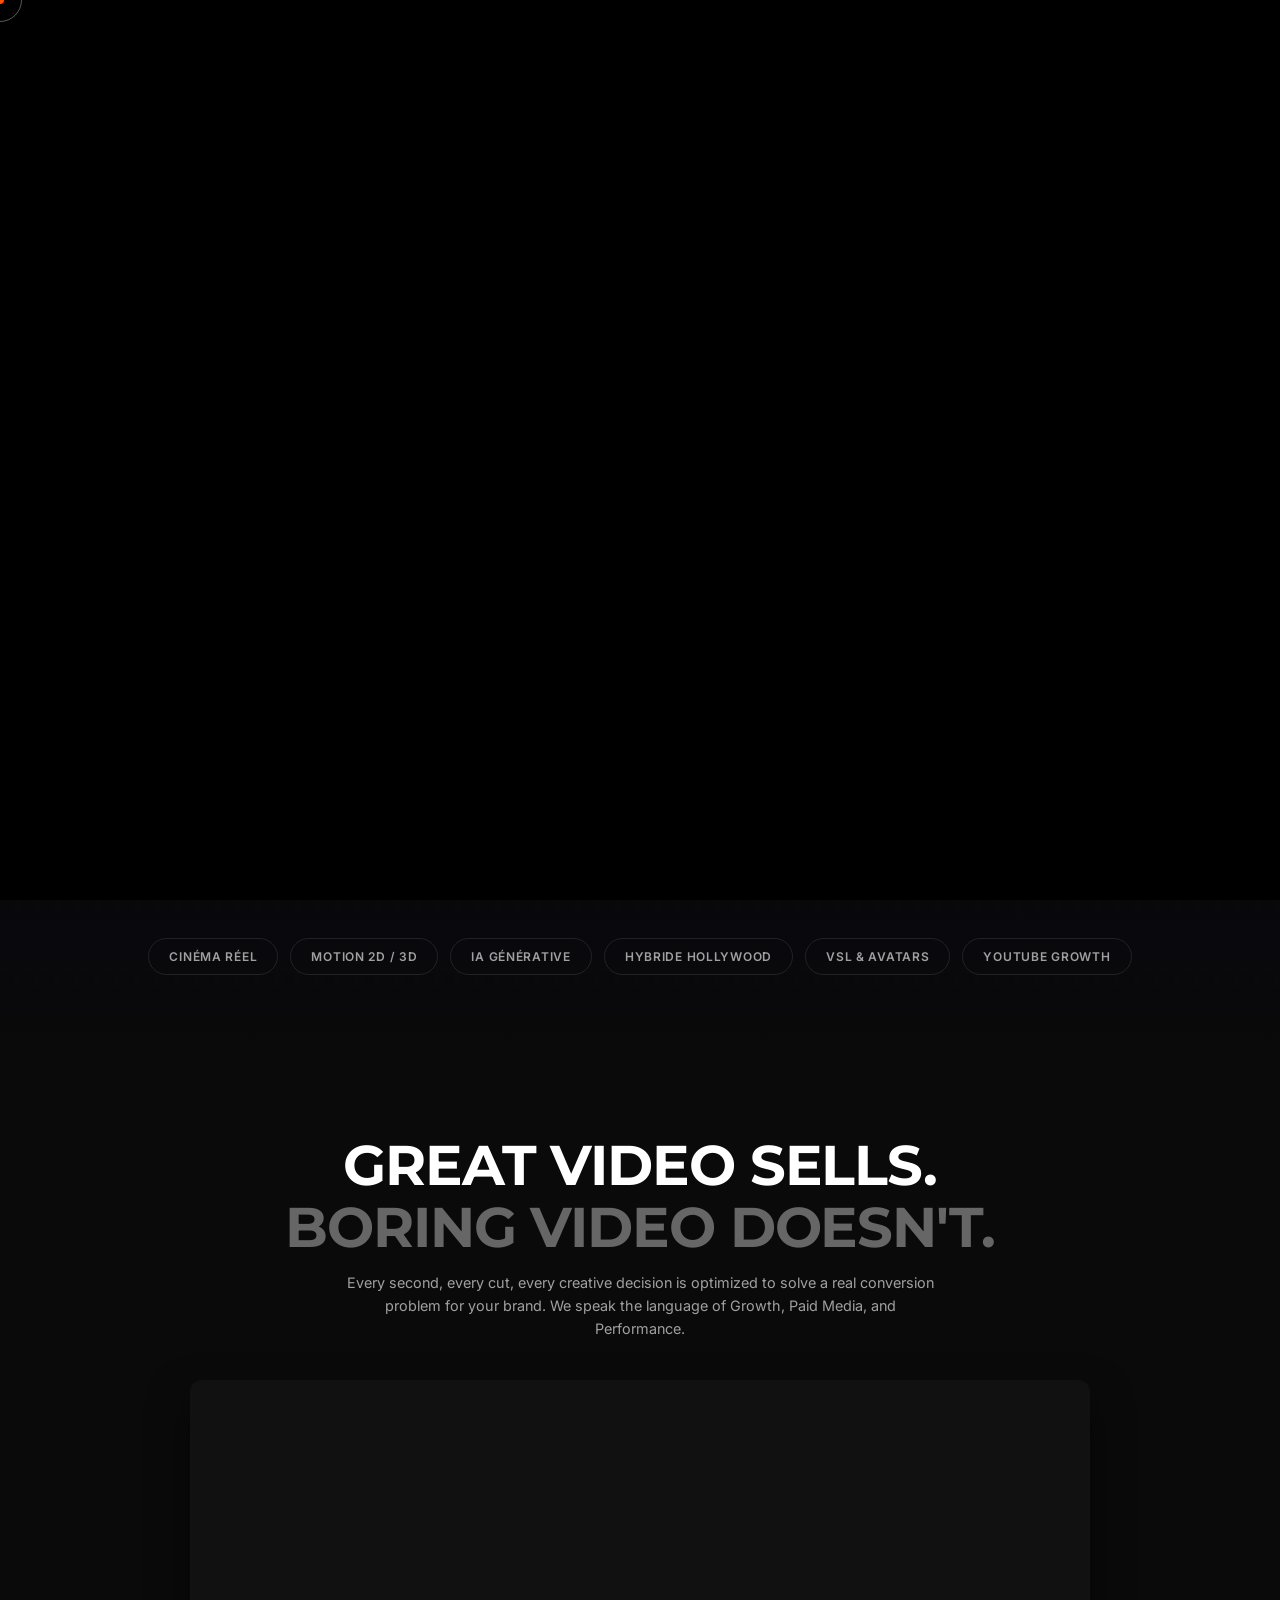
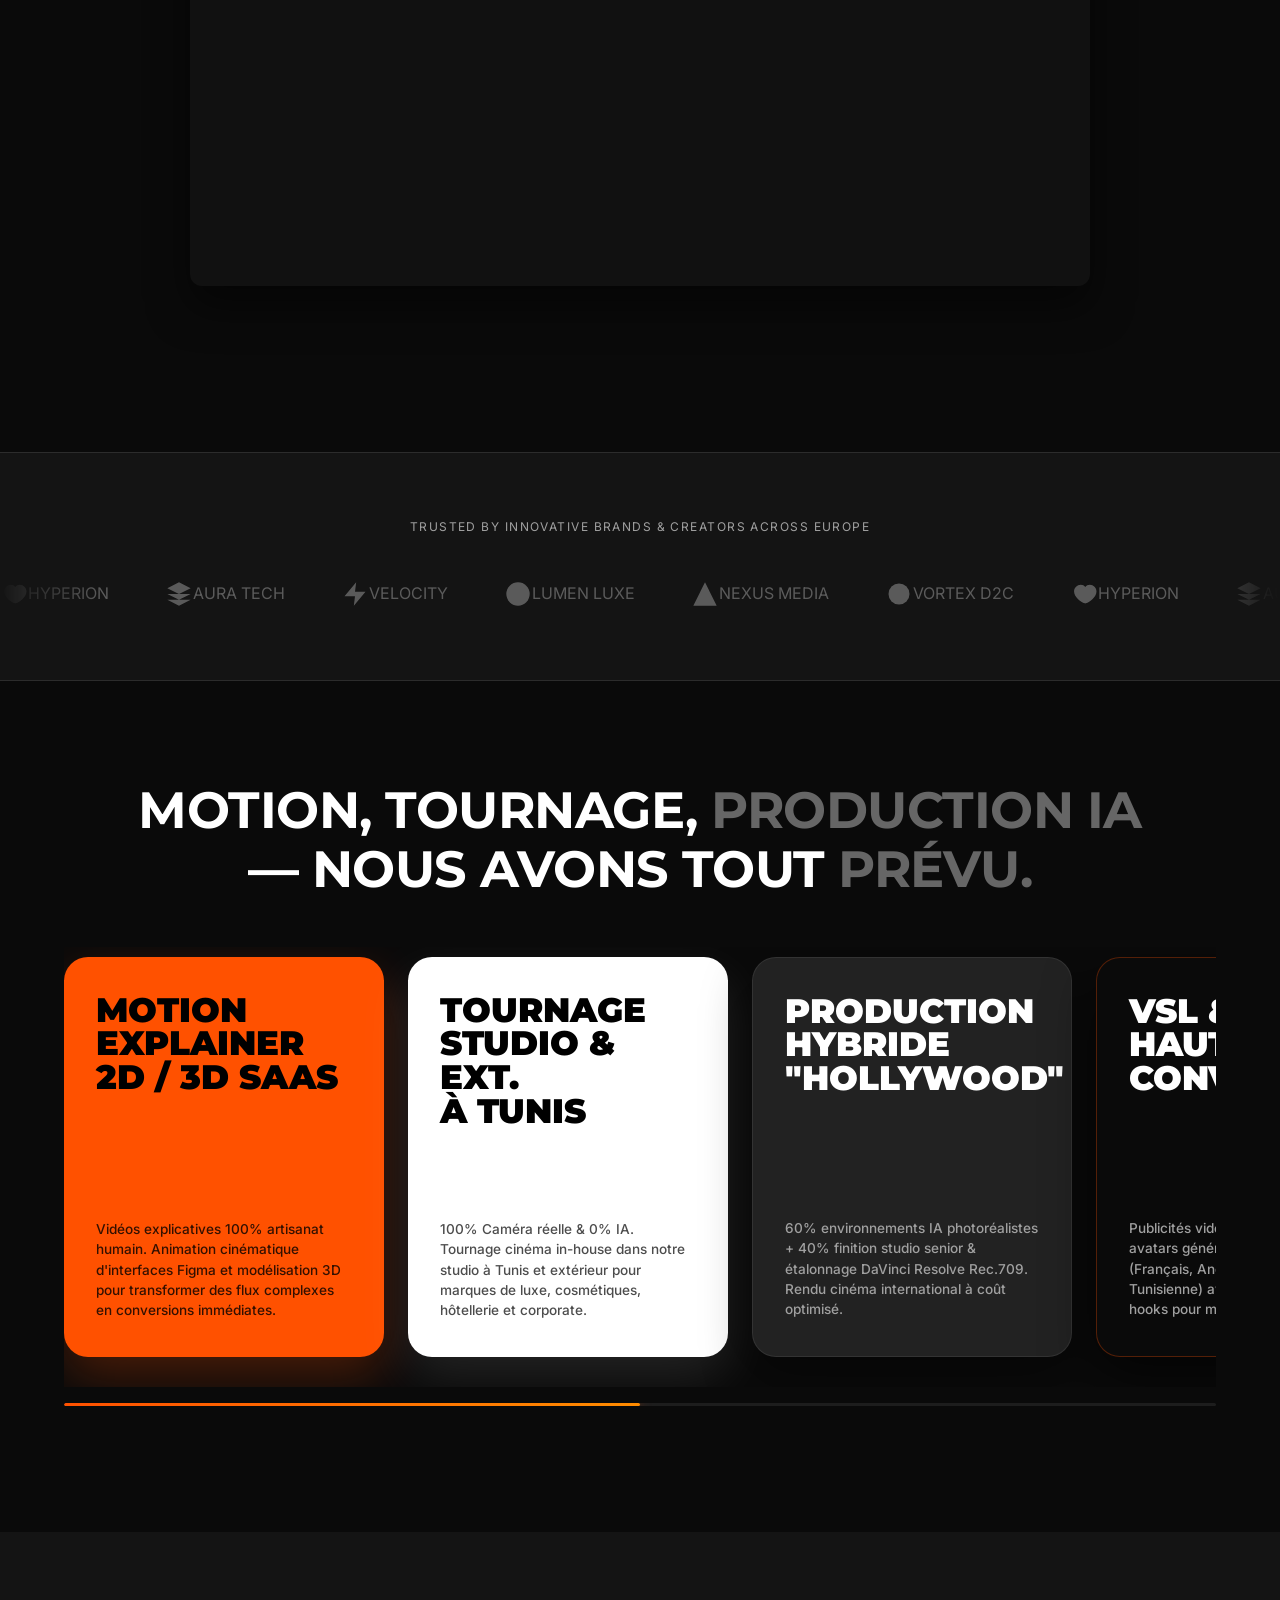
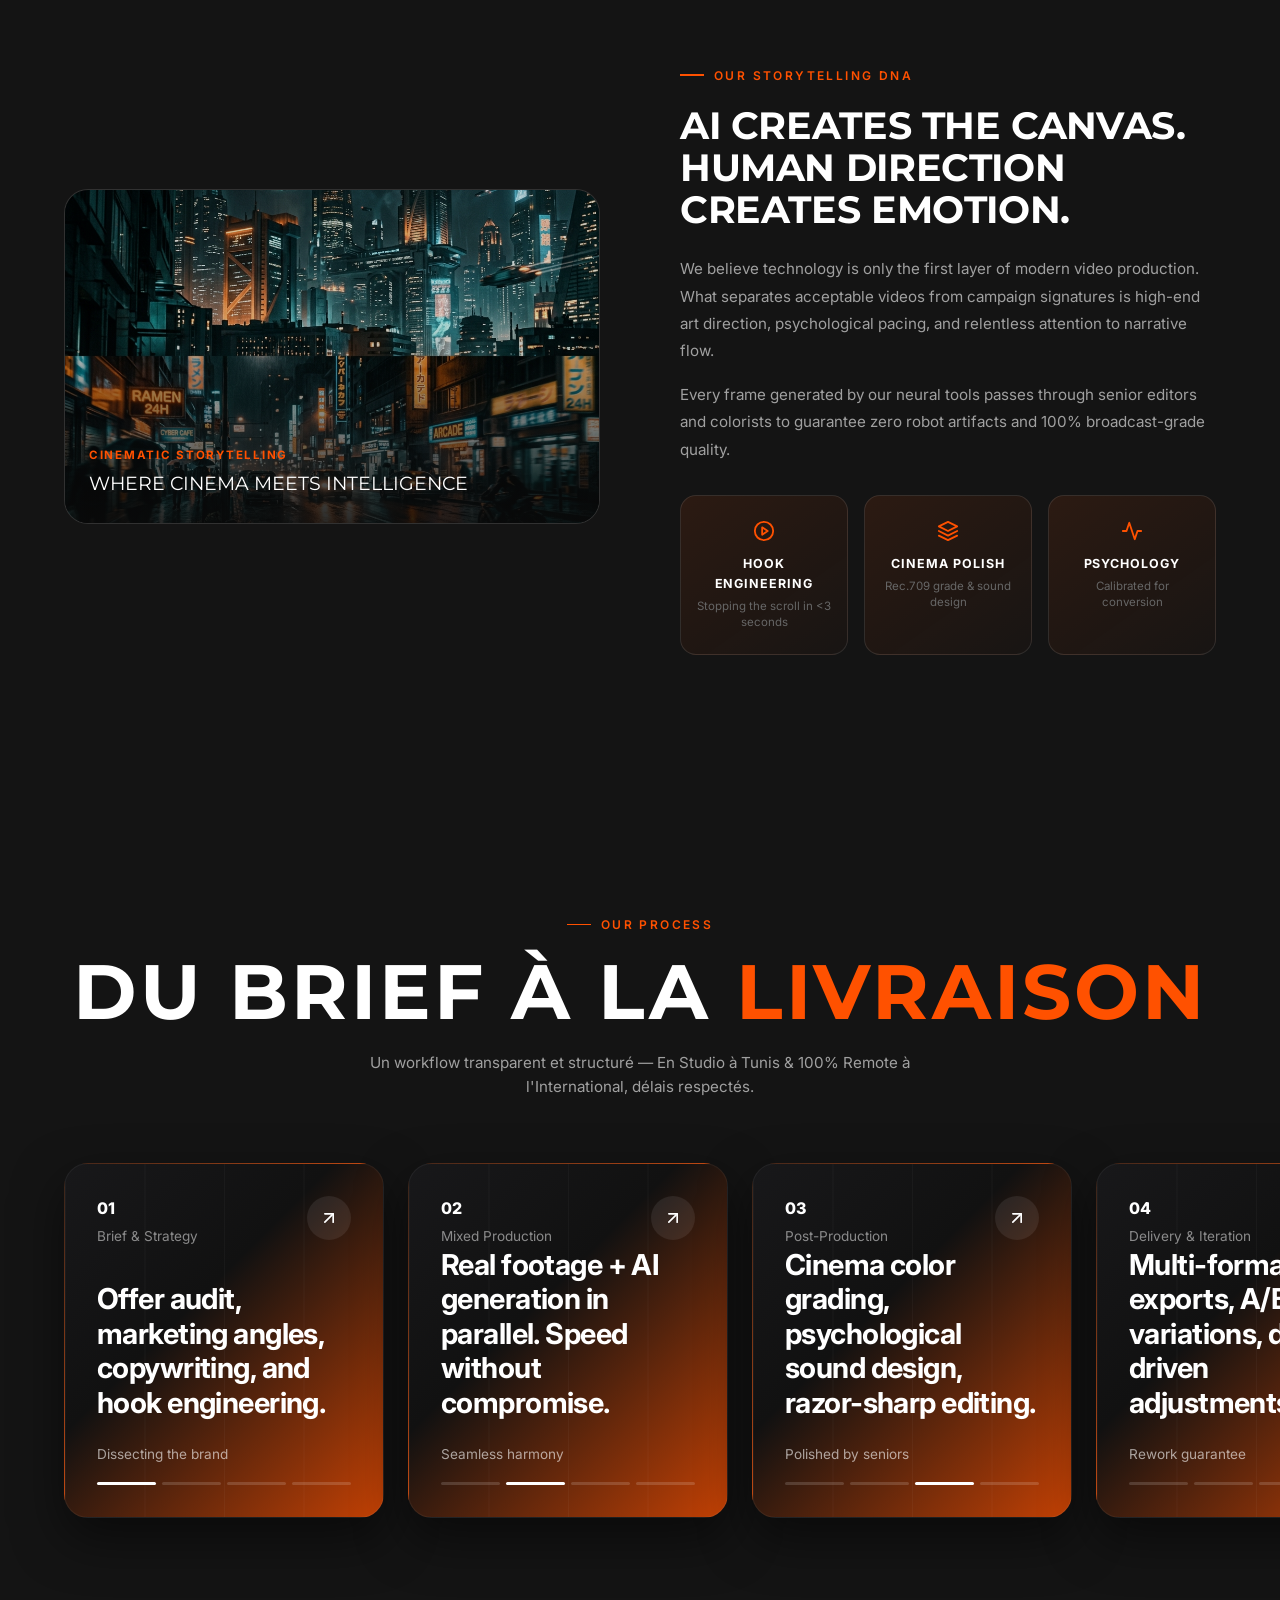
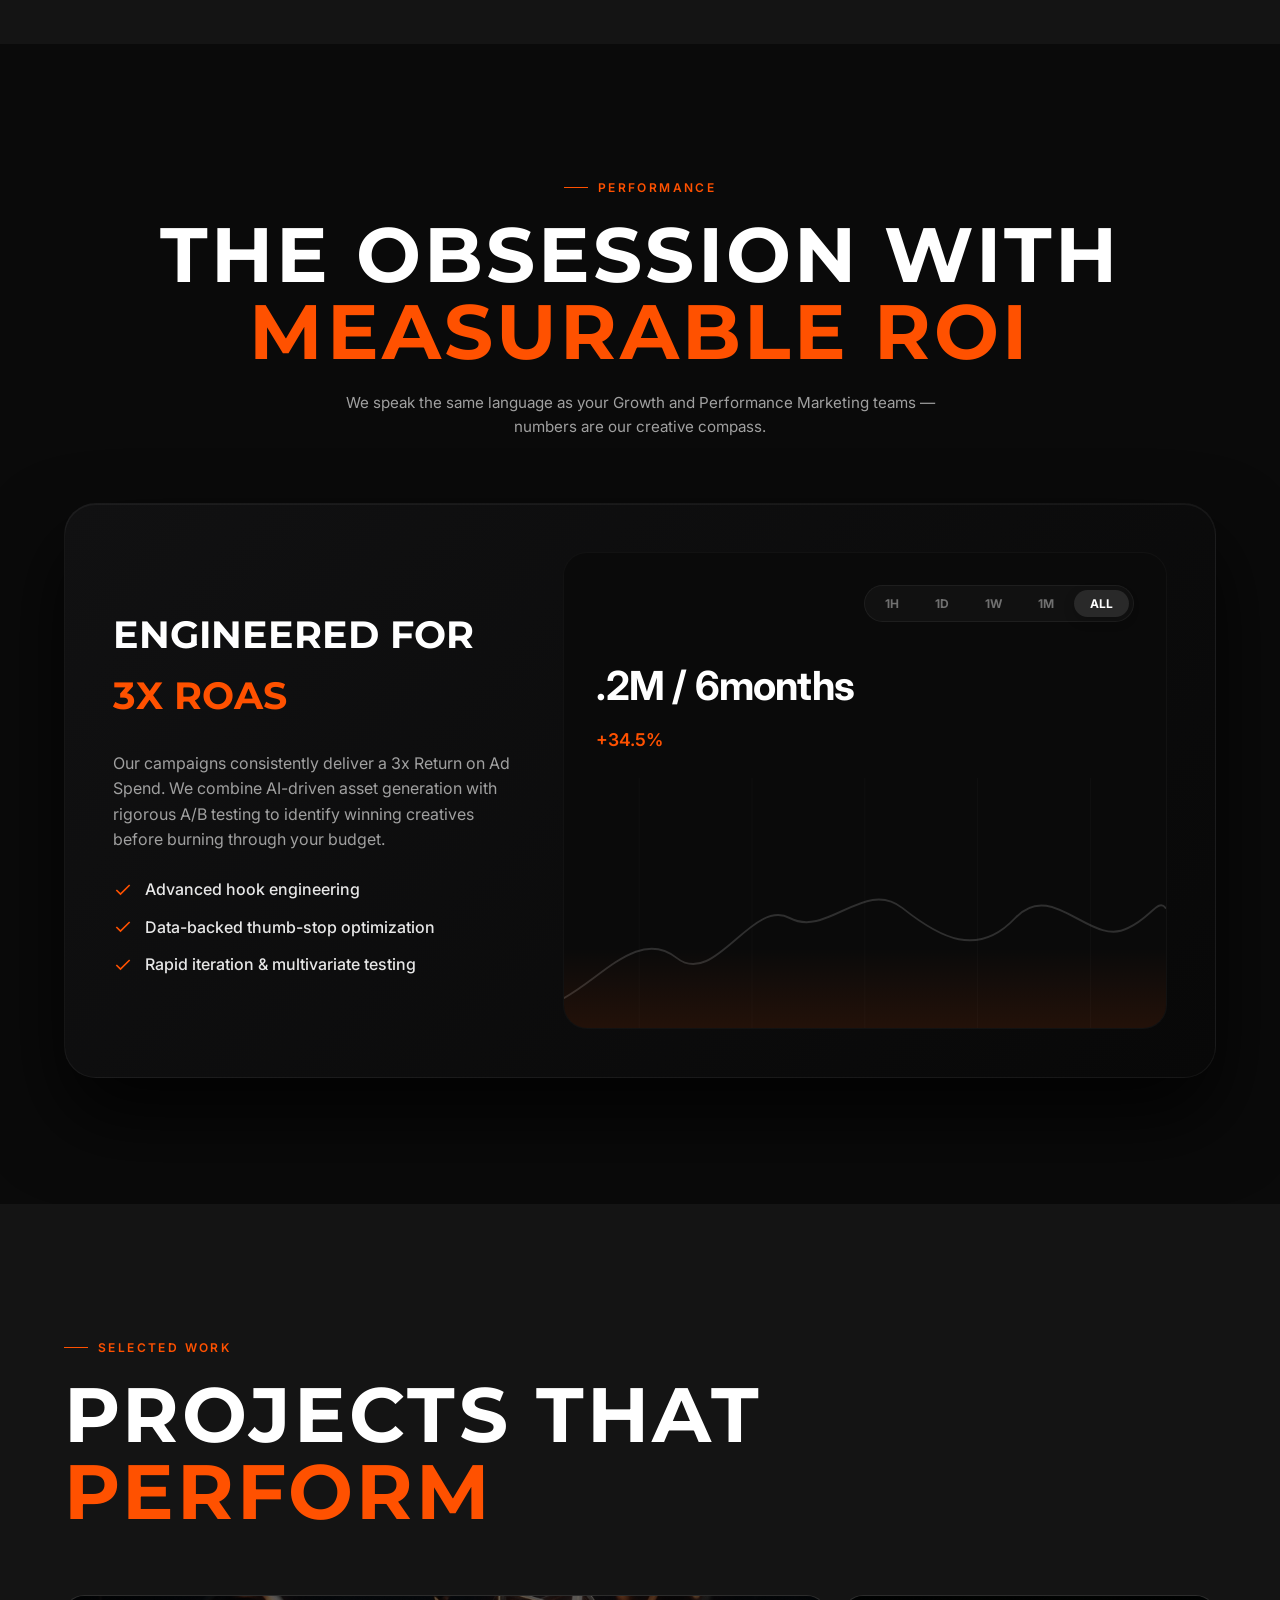
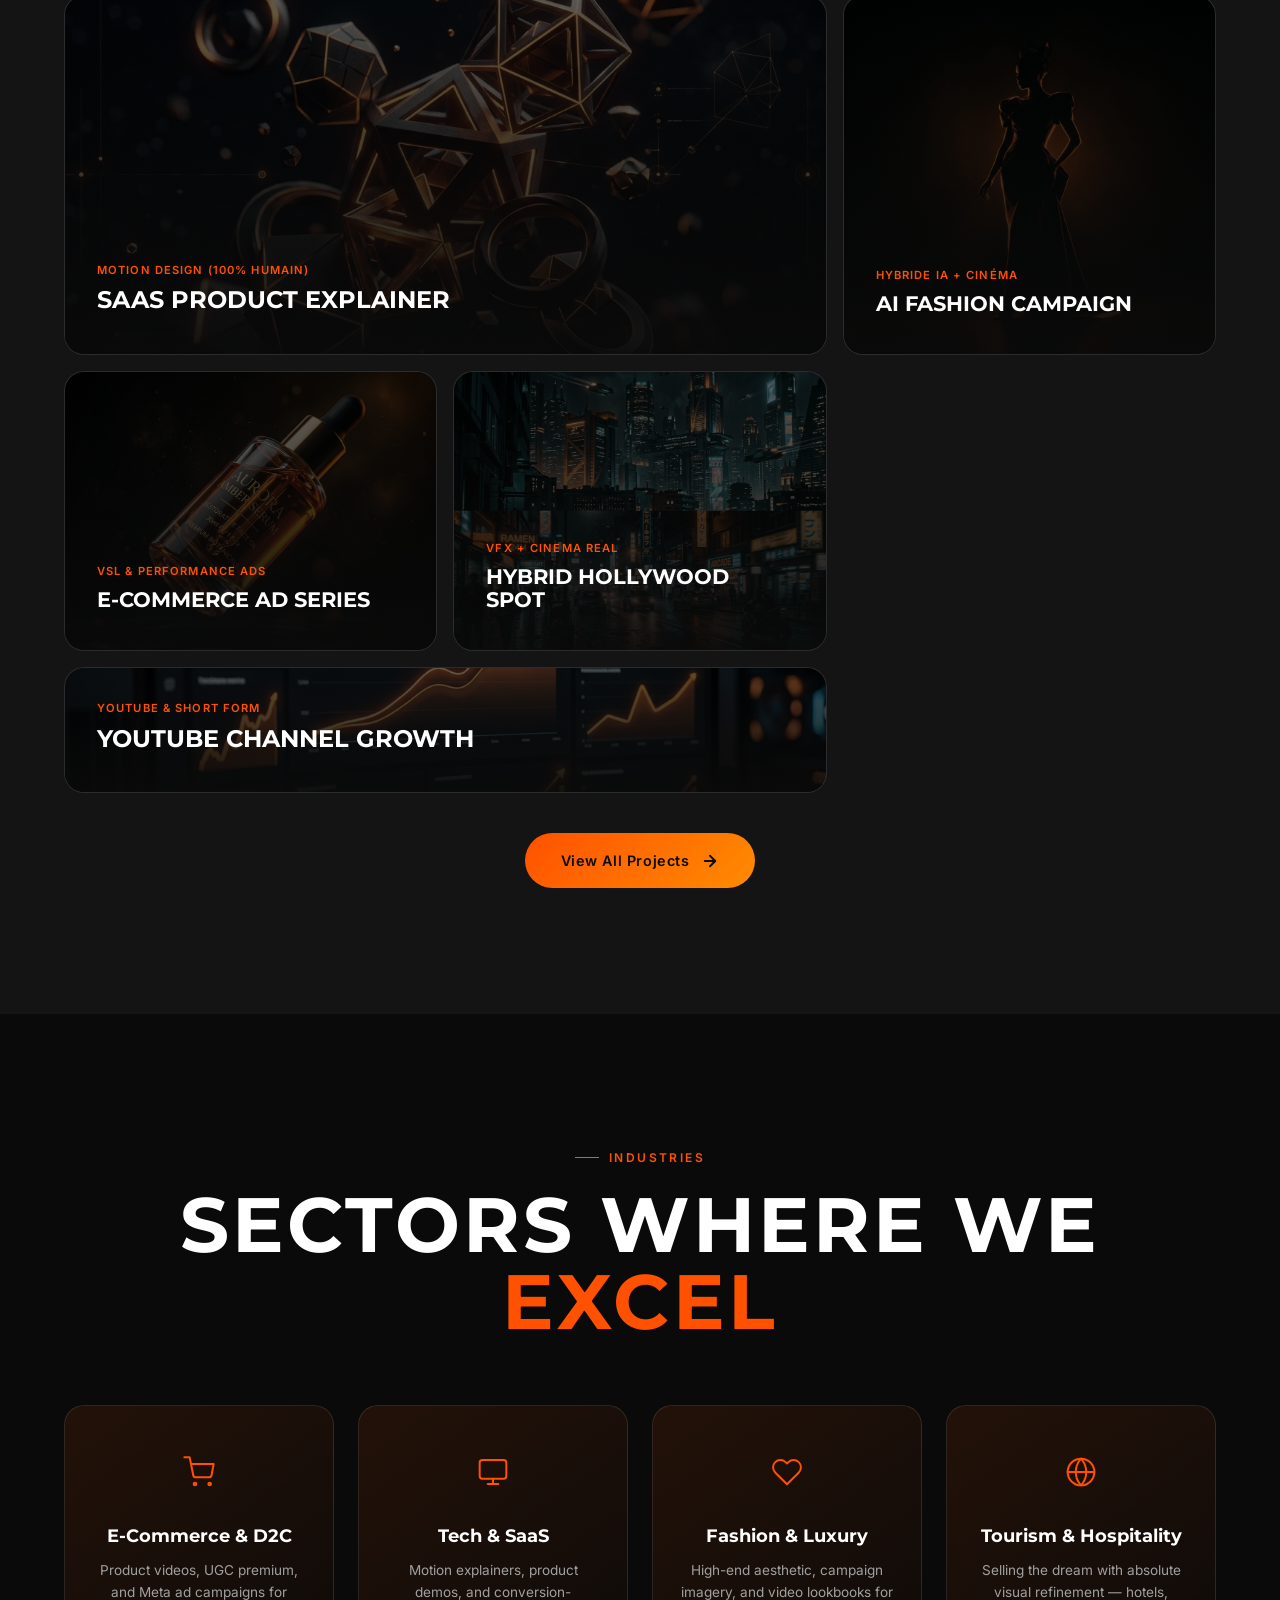
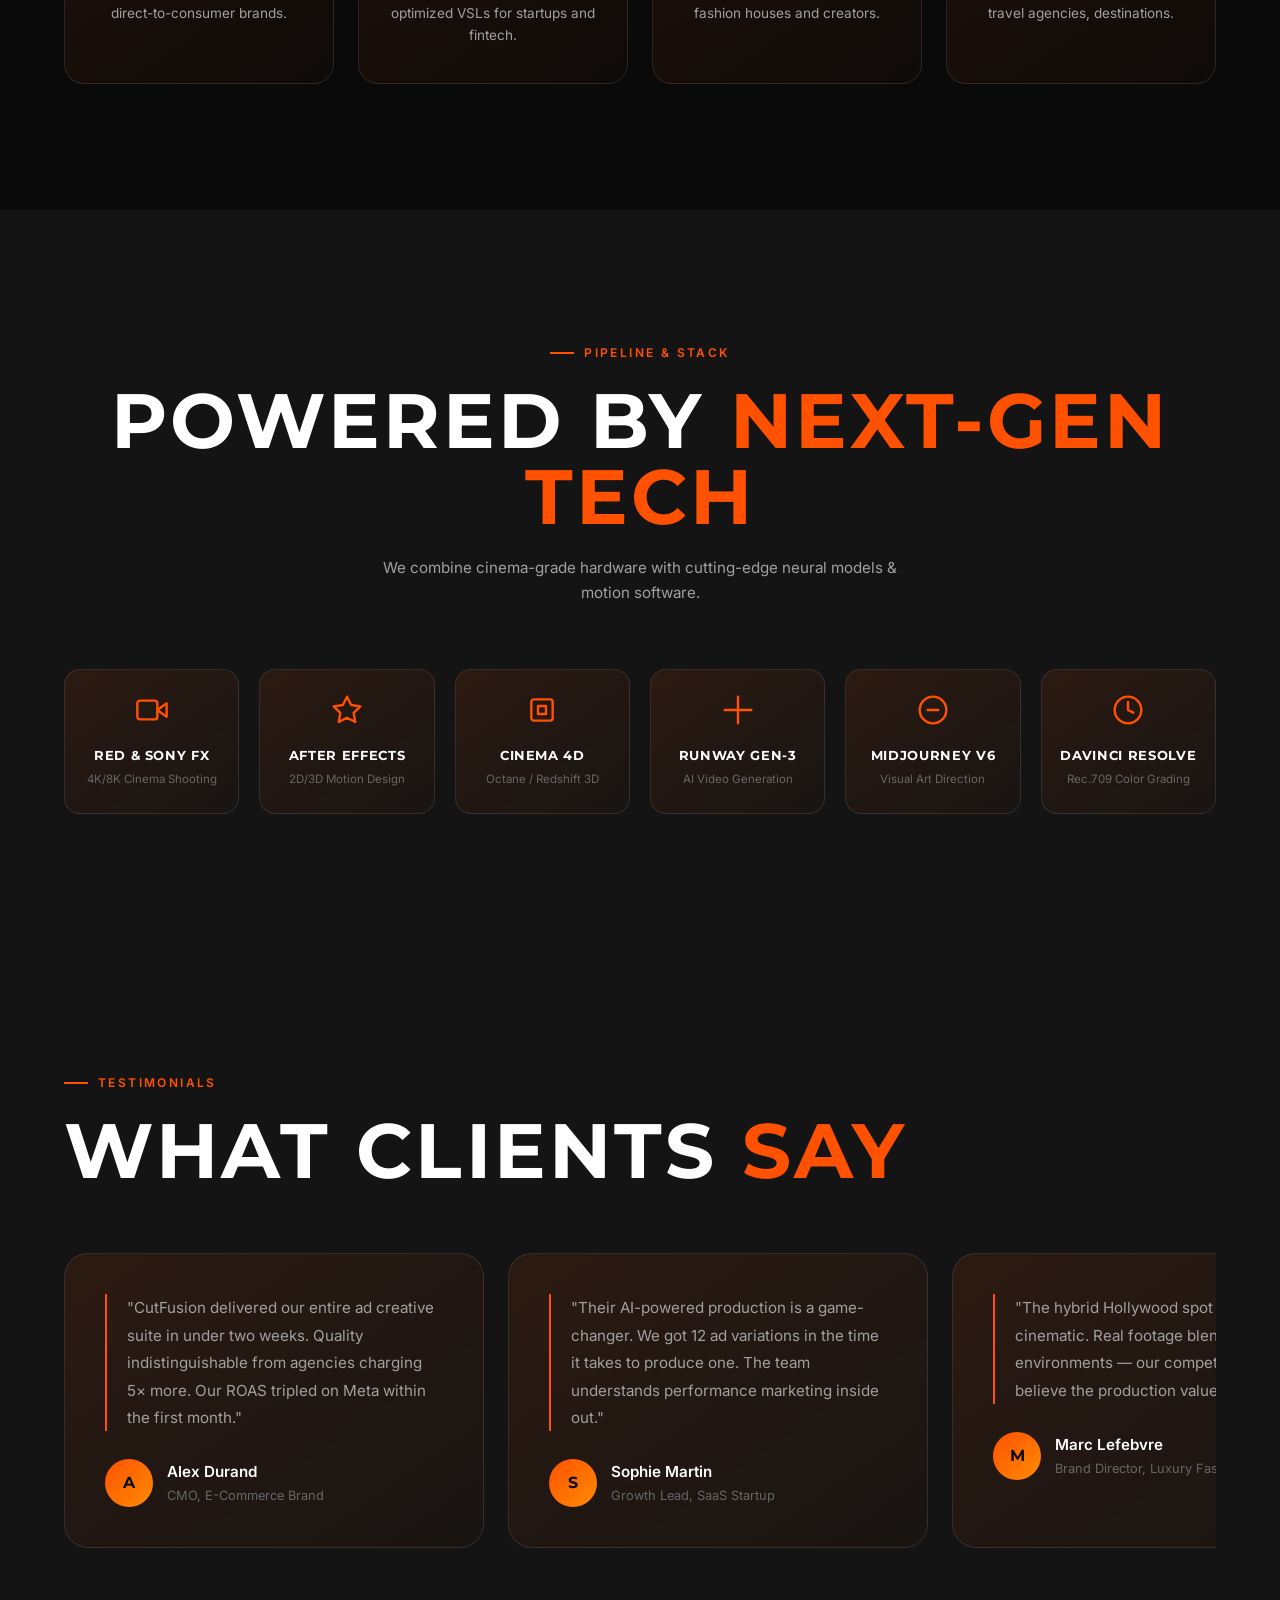
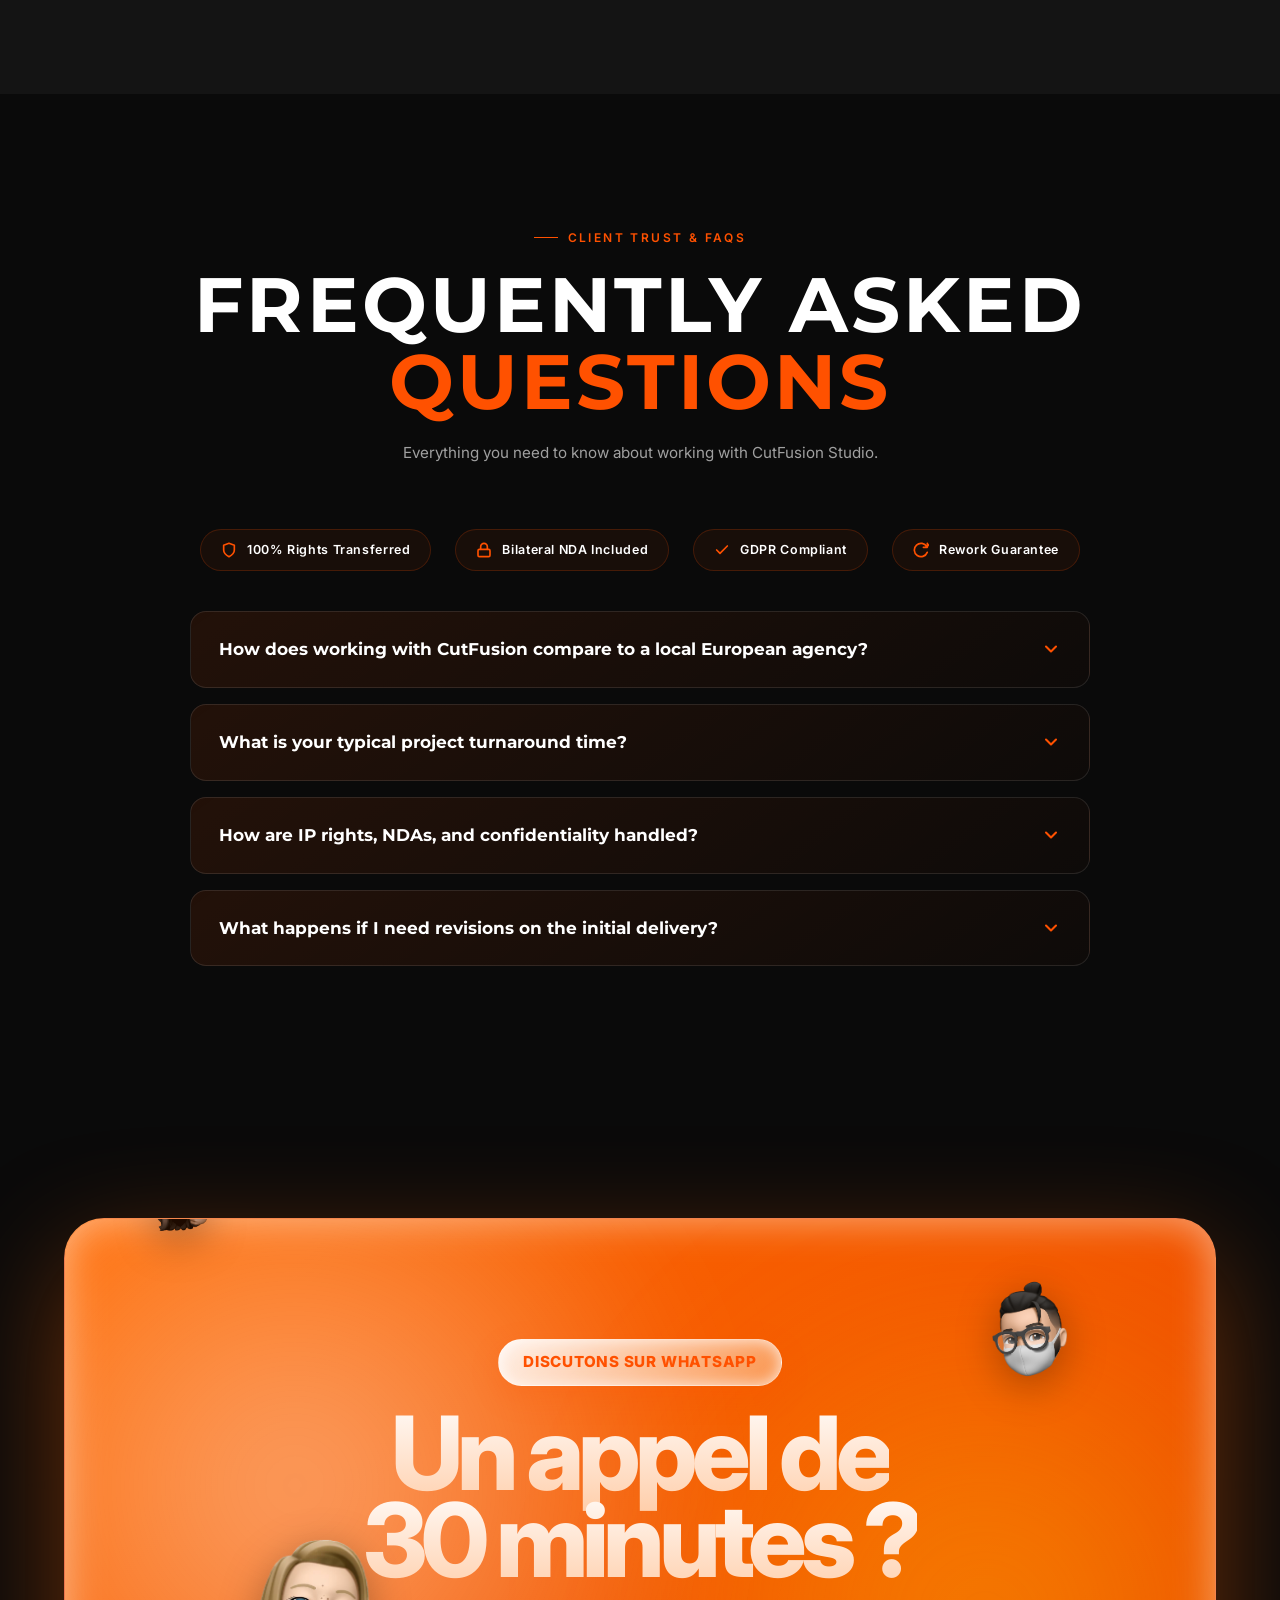
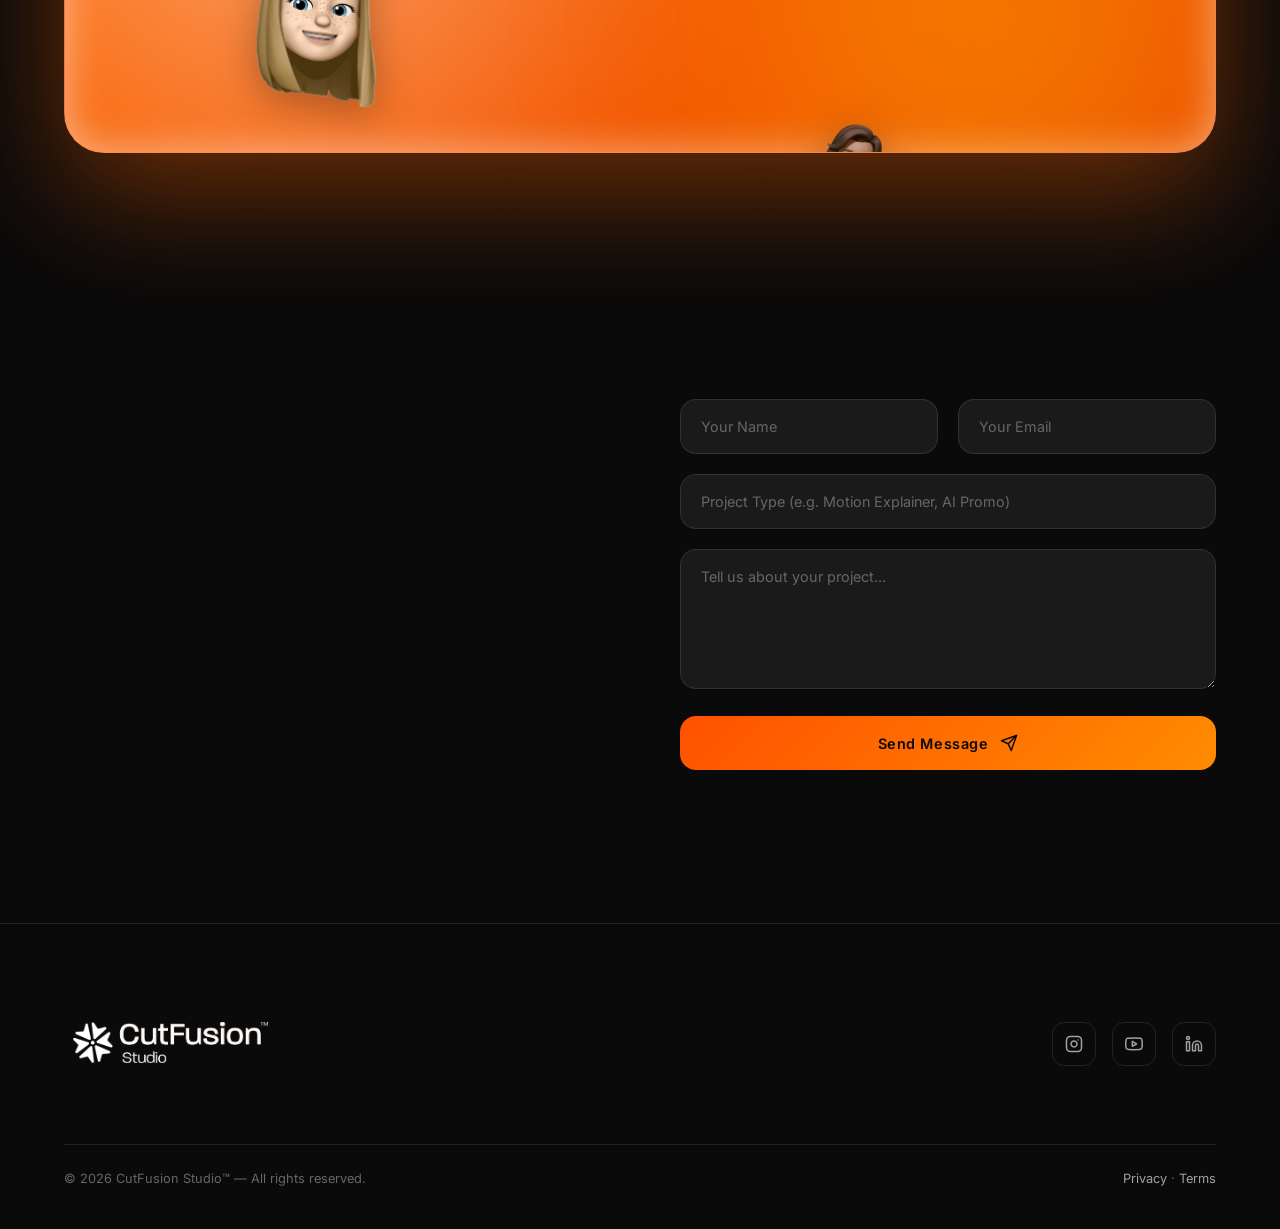
<file: index.html>
<!DOCTYPE html>
<html lang="en">
<head>
  <meta charset="UTF-8">
  <meta name="viewport" content="width=device-width, initial-scale=1.0">
  <title>CutFusion Studio — Premium AI Video Production</title>
  <meta name="description" content="CutFusion Studio — a world-class creative studio blending real cinema, motion design 2D/3D, and AI-powered video production to scale brands with unmatched visual impact.">
  <link rel="stylesheet" href="style.css">
  <link rel="icon" type="image/png" href="assets/images/favicon.png">
</head>
<body>

  <!-- Preloader -->
  <div class="preloader" id="preloader" style="background: #000;">
    <video id="preloader-video" autoplay muted playsinline style="max-width: 400px; width: 35vw; height: auto; object-fit: contain;">
      <source src="assets/videos/logo_preload.mp4">
    </video>
  </div>

  <!-- Custom Cursor -->
  <div class="cursor-dot" id="cursorDot"></div>
  <div class="cursor-ring" id="cursorRing"></div>

  <!-- Noise Overlay -->
  <div class="noise-overlay"></div>

  <!-- Animated Grid Background -->
  <canvas id="gridCanvas" aria-hidden="true"></canvas>

  <!-- Navigation -->
  <nav class="nav" id="navbar">
    <a href="#" class="nav-logo magnetic" data-hover style="display: flex; align-items: center; text-decoration: none;">
      <img src="assets/images/logo.svg" alt="CutFusion Studio Logo" style="height: 110px; width: auto; object-fit: contain;">
    </a>

    <div style="display: flex; align-items: center; gap: 20px;">
      <div class="lang-toggle" style="display: flex; align-items: center; gap: 6px; font-family: var(--font-body); font-size: 0.75rem; font-weight: 700; letter-spacing: 0.08em; user-select: none;">
        <span id="lang-btn-fr" style="cursor: pointer; color: #fff; transition: opacity 0.2s;">FR</span>
        <span style="opacity: 0.3; color: #fff;">|</span>
        <span id="lang-btn-en" style="cursor: pointer; color: rgba(255,255,255,0.4); transition: opacity 0.2s;">EN</span>
      </div>

      <a href="#contact" class="nav-cta-pill magnetic" data-hover style="display: flex; align-items: center; gap: 8px; background: var(--gradient-hero); padding: 10px 20px; border-radius: 100px; color: #000; font-family: var(--font-body); font-weight: 700; font-size: 0.75rem; letter-spacing: 0.05em; text-transform: uppercase; text-decoration: none;">
        <span data-i18n="nav_cta">DEVIS RAPIDE</span>
        <svg width="12" height="12" viewBox="0 0 24 24" fill="currentColor"><circle cx="12" cy="12" r="12" fill="#fff" fill-opacity="0.2"/><polygon points="10 8 16 12 10 16" fill="#000"/></svg>
      </a>
    </div>
  </nav>

  <!-- Hero Section -->
  <section class="hero" id="hero">
    <!-- Aesthetic Aurora Grain Background -->
    <div style="position: absolute; inset: 0; z-index: 0; background: #050505; overflow: hidden;">
      <!-- Main radial glow from top -->
            <div id="aurora-glow" style="position: absolute; top: -10%; left: 50%; width: 140vw; height: 90vh; margin-left: -70vw; background: radial-gradient(ellipse at 50% 0%, #ffe3c2 0%, #ff8c00 15%, #e64000 30%, #2a0a00 50%, transparent 100%); filter: blur(30px); opacity: 0.95; will-change: transform; transition: transform 0.15s ease-out;"></div>
      
      <!-- Vertical streak lines -->
      <div id="aurora-streaks" style="position: absolute; top: -10%; left: -10%; width: 120%; height: 120%; background: repeating-linear-gradient(90deg, rgba(255,255,255,0.06) 0px, transparent 10px, rgba(0,0,0,0.15) 20px); mix-blend-mode: overlay; filter: blur(2px); will-change: transform; transition: transform 0.15s ease-out;"></div>
      
      <!-- Grain overlay -->
      <div style="position: absolute; inset: 0; background-image: url('data:image/svg+xml,%3Csvg viewBox=%220 0 200 200%22 xmlns=%22http://www.w3.org/2000/svg%22%3E%3Cfilter id=%22noiseFilter%22%3E%3CfeTurbulence type=%22fractalNoise%22 baseFrequency=%220.8%22 numOctaves=%223%22 stitchTiles=%22stitch%22/%3E%3C/filter%3E%3Crect width=%22100%25%22 height=%22100%25%22 filter=%22url(%23noiseFilter)%22/%3E%3C/svg%3E'); opacity: 0.25; mix-blend-mode: overlay; pointer-events: none;"></div>
      
      <!-- Bottom dark fade -->
      <div style="position: absolute; bottom: -5px; left: 0; width: 100%; height: 50%; background: linear-gradient(to top, var(--bg-primary) 0%, rgba(10,10,15,0.8) 20%, transparent 100%); z-index: 1;"></div>
    </div>

    <div class="container" style="position: relative; z-index: 3;">
      <div class="hero-content" style="max-width: 1200px; margin: 0 auto; margin-top: 15vh; display: flex; flex-direction: column; align-items: center; text-align: center;">
        <div class="hero-animate" style="display: inline-flex; align-items: center; justify-content: center; gap: 10px; font-family: 'Inter', system-ui, sans-serif; font-size: 1.1rem; font-weight: 500; letter-spacing: -0.02em; color: #fff; margin-bottom: 24px; background: rgba(0,0,0,0.6); border: 1px solid rgba(255, 255, 255, 0.15); padding: 12px 32px; border-radius: 100px; box-shadow: 0 0 40px rgba(255, 81, 0, 0.2), inset 0 0 15px rgba(255, 255, 255, 0.05); backdrop-filter: blur(12px);">
          <span style="display: inline-block; width: 8px; height: 8px; background: #ff5100; border-radius: 50%; box-shadow: 0 0 8px #ff5100; animation: pulse-live 1.5s infinite;"></span> <span data-i18n="hero_pill">Studio Vidéo &amp; Motion Design IA 🎉</span>
        </div>

        <h1 style="font-family: 'Inter', system-ui, sans-serif; font-size: clamp(4rem, 10vw, 9.5rem); text-transform: none; line-height: 0.85; letter-spacing: -0.06em; margin-bottom: 32px; font-weight: 800; position: relative;">
          <span class="hero-animate" style="display: block; background: linear-gradient(180deg, #ffffff 0%, #888888 100%); -webkit-background-clip: text; -webkit-text-fill-color: transparent;" data-i18n="hero_h1_1">Des vidéos qui</span>
          <span class="hero-animate" style="display: block; color: #fff; position: relative; z-index: 2;" data-i18n="hero_h1_2">convertissent<span style="color: var(--accent-primary); filter: drop-shadow(0 0 30px rgba(255,81,0,0.8));">.</span></span>
          <span class="hero-animate" style="display: flex; justify-content: center; align-items: center; margin-top: 0px; filter: drop-shadow(0 0 15px rgba(255,255,255,0.2));">
            <span id="typewriter" style="background: linear-gradient(180deg, #ffffff 0%, #ffcda8 100%); -webkit-background-clip: text; -webkit-text-fill-color: transparent; white-space: nowrap;"></span>
            <span class="type-cursor" style="display: inline-block; width: clamp(4px, 1vw, 8px); height: 0.85em; background: #fff; box-shadow: 0 0 20px #ff5100; margin-left: 12px; border-radius: 10px; animation: blink 1s step-end infinite;"></span>
          </span>
        </h1>

        <div class="hero-animate" style="display: flex; flex-direction: column; align-items: center; gap: 32px; margin-bottom: 36px;">
          <p style="font-family: var(--font-body); font-size: 1.05rem; max-width: 540px; line-height: 1.6; color: rgba(255, 255, 255, 0.9); font-weight: 500; margin: 0;" data-i18n="hero_desc">
            Nous combinons artisanat 100% humain (tournage studio à Tunis, motion 2D/3D) et production hybride IA pour faire rayonner votre marque et dominer vos marchés.
          </p>
          <div style="display: flex; align-items: center; justify-content: center; gap: 24px; flex-wrap: wrap;">
            <a href="#contact" class="magnetic" data-hover style="display: inline-flex; align-items: center; justify-content: center; gap: 20px; background: rgba(255,81,0,0.15); color: #fff; padding: 10px 10px 10px 32px; border-radius: 100px; font-weight: 700; font-size: 1.05rem; text-decoration: none; transition: all 0.4s cubic-bezier(0.16, 1, 0.3, 1); position: relative; overflow: hidden; box-shadow: 0 10px 30px rgba(255,81,0,0.15); border: 1px solid rgba(255,81,0,0.4); backdrop-filter: blur(16px); -webkit-backdrop-filter: blur(16px);" onmouseover="this.style.transform='scale(1.05)'; this.style.boxShadow='0 15px 40px rgba(255,81,0,0.3)'; this.style.background='rgba(255,81,0,0.25)';" onmouseout="this.style.transform='scale(1)'; this.style.boxShadow='0 10px 30px rgba(255,81,0,0.15)'; this.style.background='rgba(255,81,0,0.15)';">
              <span style="position: relative; z-index: 1;" data-i18n="hero_cta_start">Lancer votre Projet</span>
              <span style="position: relative; z-index: 1; display: flex; align-items: center; justify-content: center; width: 44px; height: 44px; background: #000; color: #fff; border-radius: 50%;"><svg width="20" height="20" viewBox="0 0 24 24" fill="none" stroke="currentColor" stroke-width="2.5" stroke-linecap="round" stroke-linejoin="round"><line x1="5" y1="12" x2="19" y2="12"/><polyline points="12 5 19 12 12 19"/></svg></span>
            </a>
            <a href="#services" class="btn-secondary magnetic" data-hover style="display: inline-flex; align-items: center; gap: 10px; color: var(--text-primary); text-decoration: none; font-weight: 600; font-size: 1rem; opacity: 0.7; transition: opacity 0.3s ease;" onmouseover="this.style.opacity='1';" onmouseout="this.style.opacity='0.7';">
              <span style="width: 40px; height: 1px; background: var(--text-primary);"></span>
              <span data-i18n="hero_cta_services">Découvrir les Services</span>
            </a>
          </div>
        </div>

        <div class="capability-badges hero-animate">
          <span class="capability-badge" data-i18n="badge_cinema">Cinéma Réel</span>
          <span class="capability-badge" data-i18n="badge_motion">Motion 2D / 3D</span>
          <span class="capability-badge" data-i18n="badge_ai">IA Générative</span>
          <span class="capability-badge" data-i18n="badge_hybrid">Hybride Hollywood</span>
          <span class="capability-badge" data-i18n="badge_vsl">VSL &amp; Avatars</span>
          <span class="capability-badge" data-i18n="badge_yt">YouTube Growth</span>
        </div>
      </div>
    </div>
  </section>

  <!-- VSL Video Section -->
  <section class="section" style="padding-top: 80px; text-align: center;">
    <div class="container">
      <h2 class="reveal" style="font-family: var(--font-display); font-size: clamp(2rem, 5vw, 3.5rem); text-transform: uppercase; line-height: 1.1; margin-bottom: 12px; letter-spacing: -0.02em;">
        GREAT VIDEO SELLS.<br>
        <span style="color: var(--text-muted);">BORING VIDEO DOESN'T.</span>
      </h2>
      <p class="reveal" style="font-size: 0.9rem; color: var(--text-secondary); max-width: 600px; margin: 0 auto 40px; line-height: 1.6;">
        Every second, every cut, every creative decision is optimized to solve a real conversion problem for your brand. We speak the language of Growth, Paid Media, and Performance.
      </p>
      <div class="vsl-wrapper reveal" style="width: 100%; max-width: 900px; aspect-ratio: 16/9; margin: 0 auto 40px; border-radius: 12px; overflow: hidden; box-shadow: 0 20px 40px rgba(0,0,0,0.5); position: relative; background: #111;">
        <iframe width="100%" height="100%" src="https://www.youtube.com/embed/YOUR_VIDEO_ID_HERE?rel=0&showinfo=0" title="CutFusion Studio VSL" frameborder="0" allow="accelerometer; autoplay; clipboard-write; encrypted-media; gyroscope; picture-in-picture" allowfullscreen style="position: absolute; top: 0; left: 0; width: 100%; height: 100%;"></iframe>
      </div>
    </div>
  </section>

  <!-- Client Logos Marquee Section -->
  <section class="clients-section">
    <div class="container">
      <div class="clients-tag">Trusted by innovative brands &amp; creators across Europe</div>
    </div>
    <div class="clients-marquee-wrapper">
      <div class="clients-marquee clients-marquee--left">
        <div class="client-logo" data-hover><svg viewBox="0 0 24 24" fill="currentColor"><path d="M16.96 4.029C15.42 4.029 14.1 4.78 13.1 5.92c-.99-1.14-2.31-1.89-3.85-1.89C6.09 4.029 3.5 6.62 3.5 9.78c0 4.88 5.71 8.84 9.07 10.19.34.14.71.14 1.05 0 3.36-1.35 9.07-5.31 9.07-10.19 0-3.16-2.59-5.751-5.73-5.751z"/></svg><span class="client-logo-text">HYPERION</span></div>
        <div class="client-logo" data-hover><svg viewBox="0 0 24 24" fill="currentColor"><path d="M12 2L2 7l10 5 10-5-10-5zM2 17l10 5 10-5M2 12l10 5 10-5"/></svg><span class="client-logo-text">AURA TECH</span></div>
        <div class="client-logo" data-hover><svg viewBox="0 0 24 24" fill="currentColor"><path d="M13 2L3 14h9l-1 8 10-12h-9l1-8z"/></svg><span class="client-logo-text">VELOCITY</span></div>
        <div class="client-logo" data-hover><svg viewBox="0 0 24 24" fill="currentColor"><circle cx="12" cy="12" r="10"/><path d="M12 6v12M6 12h12"/></svg><span class="client-logo-text">LUMEN LUXE</span></div>
        <div class="client-logo" data-hover><svg viewBox="0 0 24 24" fill="currentColor"><polygon points="12 2 2 22 22 22"/></svg><span class="client-logo-text">NEXUS MEDIA</span></div>
        <div class="client-logo" data-hover><svg viewBox="0 0 24 24" fill="currentColor"><circle cx="12" cy="12" r="9"/><path d="M12 7v10M7 12h10"/></svg><span class="client-logo-text">VORTEX D2C</span></div>
        <!-- Duplicate for continuous loop -->
        <div class="client-logo" data-hover><svg viewBox="0 0 24 24" fill="currentColor"><path d="M16.96 4.029C15.42 4.029 14.1 4.78 13.1 5.92c-.99-1.14-2.31-1.89-3.85-1.89C6.09 4.029 3.5 6.62 3.5 9.78c0 4.88 5.71 8.84 9.07 10.19.34.14.71.14 1.05 0 3.36-1.35 9.07-5.31 9.07-10.19 0-3.16-2.59-5.751-5.73-5.751z"/></svg><span class="client-logo-text">HYPERION</span></div>
        <div class="client-logo" data-hover><svg viewBox="0 0 24 24" fill="currentColor"><path d="M12 2L2 7l10 5 10-5-10-5zM2 17l10 5 10-5M2 12l10 5 10-5"/></svg><span class="client-logo-text">AURA TECH</span></div>
        <div class="client-logo" data-hover><svg viewBox="0 0 24 24" fill="currentColor"><path d="M13 2L3 14h9l-1 8 10-12h-9l1-8z"/></svg><span class="client-logo-text">VELOCITY</span></div>
        <div class="client-logo" data-hover><svg viewBox="0 0 24 24" fill="currentColor"><circle cx="12" cy="12" r="10"/><path d="M12 6v12M6 12h12"/></svg><span class="client-logo-text">LUMEN LUXE</span></div>
        <div class="client-logo" data-hover><svg viewBox="0 0 24 24" fill="currentColor"><polygon points="12 2 2 22 22 22"/></svg><span class="client-logo-text">NEXUS MEDIA</span></div>
        <div class="client-logo" data-hover><svg viewBox="0 0 24 24" fill="currentColor"><circle cx="12" cy="12" r="9"/><path d="M12 7v10M7 12h10"/></svg><span class="client-logo-text">VORTEX D2C</span></div>
      </div>
    </div>
  </section>

  <!-- Services Section (Restored 4-Card Heroic Layout from Image 2) -->
  <section class="section services-section" id="services" style="padding-top: 100px;">
    <div class="container">
      <h2 class="reveal" style="font-family: var(--font-display); font-size: clamp(1.8rem, 4vw, 3.2rem); text-transform: uppercase; line-height: 1.15; margin-bottom: 48px; text-align: center; letter-spacing: -0.01em;">
        <span data-i18n="services_h2_1">MOTION, TOURNAGE, </span><span style="color: var(--text-muted);" data-i18n="services_h2_2">PRODUCTION IA</span><br>
        <span data-i18n="services_h2_3">— NOUS AVONS TOUT </span><span style="color: var(--text-muted);" data-i18n="services_h2_4">PRÉVU.</span>
      </h2>

      <div class="services-cards-wrapper" style="position: relative;">
        <div class="services-cards" style="display: flex; gap: 24px; overflow-x: auto; padding: 10px 40px 30px 4px; scroll-snap-type: x mandatory; -webkit-overflow-scrolling: touch; scrollbar-width: none;">
          
          <!-- Card 1 (Vibrant Orange) - Motion Explainer 2D/3D SaaS & FinTech -->
          <div class="s-card reveal" data-hover style="min-width: 300px; max-width: 320px; flex: 0 0 auto; background: var(--accent-primary); border-radius: 24px; padding: 36px 32px; display: flex; flex-direction: column; justify-content: space-between; min-height: 400px; scroll-snap-align: start; box-shadow: 0 20px 50px rgba(255,81,0,0.25); transition: all 0.4s ease;">
            <h3 style="font-family: var(--font-display); font-size: 2.1rem; color: #000; text-transform: uppercase; line-height: 1; margin-bottom: 40px; font-weight: 900;" data-i18n="s1_title">
              MOTION<br>EXPLAINER<br>2D / 3D SAAS
            </h3>
            <p style="font-size: 0.85rem; color: rgba(0,0,0,0.8); line-height: 1.5; font-family: var(--font-body); font-weight: 500;" data-i18n="s1_desc">
              Vidéos explicatives 100% artisanat humain. Animation cinématique d'interfaces Figma et modélisation 3D pour transformer des flux complexes en conversions immédiates.
            </p>
          </div>

          <!-- Card 2 (Solid White) - Tournage In-House & Outdoor à Tunis -->
          <div class="s-card reveal reveal-delay-1" data-hover style="min-width: 300px; max-width: 320px; flex: 0 0 auto; background: #ffffff; border-radius: 24px; padding: 36px 32px; display: flex; flex-direction: column; justify-content: space-between; min-height: 400px; scroll-snap-align: start; box-shadow: 0 20px 50px rgba(255,255,255,0.1); transition: all 0.4s ease;">
            <h3 style="font-family: var(--font-display); font-size: 2.1rem; color: #000; text-transform: uppercase; line-height: 1; margin-bottom: 40px; font-weight: 900;" data-i18n="s2_title">
              TOURNAGE<br>STUDIO &amp; EXT.<br>À TUNIS
            </h3>
            <p style="font-size: 0.85rem; color: rgba(0,0,0,0.7); line-height: 1.5; font-family: var(--font-body); font-weight: 500;" data-i18n="s2_desc">
              100% Caméra réelle &amp; 0% IA. Tournage cinéma in-house dans notre studio à Tunis et extérieur pour marques de luxe, cosmétiques, hôtellerie et corporate.
            </p>
          </div>

          <!-- Card 3 (Dark Charcoal) - Production Hybride "Hollywood" -->
          <div class="s-card reveal reveal-delay-2" data-hover style="min-width: 300px; max-width: 320px; flex: 0 0 auto; background: #222222; border: 1px solid rgba(255,255,255,0.08); border-radius: 24px; padding: 36px 32px; display: flex; flex-direction: column; justify-content: space-between; min-height: 400px; scroll-snap-align: start; box-shadow: 0 20px 50px rgba(0,0,0,0.4); transition: all 0.4s ease;">
            <h3 style="font-family: var(--font-display); font-size: 2.1rem; color: #ffffff; text-transform: uppercase; line-height: 1; margin-bottom: 40px; font-weight: 900;" data-i18n="s3_title">
              PRODUCTION<br>HYBRIDE<br>"HOLLYWOOD"
            </h3>
            <p style="font-size: 0.85rem; color: var(--text-secondary); line-height: 1.5; font-family: var(--font-body); font-weight: 500;" data-i18n="s3_desc">
              60% environnements IA photoréalistes + 40% finition studio senior &amp; étalonnage DaVinci Resolve Rec.709. Rendu cinéma international à coût optimisé.
            </p>
          </div>

          <!-- Card 4 (Deep Black with 3D Orange Ring) - VSL & Avatars IA -->
          <div class="s-card reveal reveal-delay-3" data-hover style="min-width: 360px; max-width: 420px; flex: 1.3; background: #0a0a0a; border: 1px solid rgba(255,81,0,0.3); border-radius: 24px; padding: 36px 32px; display: flex; flex-direction: column; justify-content: space-between; min-height: 400px; scroll-snap-align: start; position: relative; overflow: hidden; box-shadow: 0 20px 50px rgba(0,0,0,0.6); transition: all 0.4s ease;">
            <h3 style="font-family: var(--font-display); font-size: 2.1rem; color: #ffffff; text-transform: uppercase; line-height: 1; margin-bottom: 40px; position: relative; z-index: 2; font-weight: 900;" data-i18n="s4_title">
              VSL &amp; AVATARS<br>HAUTE<br>CONVERSION
            </h3>
            <div style="position: absolute; right: -30px; top: 40px; width: 200px; height: 200px; opacity: 0.85; z-index: 1; pointer-events: none;">
              <svg viewBox="0 0 100 100" fill="none" xmlns="http://www.w3.org/2000/svg">
                <ellipse cx="50" cy="50" rx="42" ry="26" transform="rotate(-30 50 50)" stroke="url(#orange3dRing)" stroke-width="14" stroke-linecap="round"/>
                <defs>
                  <linearGradient id="orange3dRing" x1="0" y1="0" x2="100" y2="100" gradientUnits="userSpaceOnUse">
                    <stop stop-color="#ff5100"/>
                    <stop offset="0.6" stop-color="#ff8c00"/>
                    <stop offset="1" stop-color="#141414"/>
                  </linearGradient>
                </defs>
              </svg>
            </div>
            <p style="font-size: 0.85rem; color: var(--text-secondary); line-height: 1.5; font-family: var(--font-body); font-weight: 500; position: relative; z-index: 2; max-width: 78%;" data-i18n="s4_desc">
              Publicités vidéo de vente et avatars génératifs multilingues (Français, Anglais, Derja Tunisienne) avec ingénierie de hooks pour maximiser le ROAS.
            </p>
          </div>

          <!-- Card 5 (Social Media Design) - YouTube & Short-Form Growth -->
          <div class="s-card reveal" data-hover style="min-width: 300px; max-width: 320px; flex: 0 0 auto; background: rgba(255,81,0,0.05); border: 1px solid rgba(255,81,0,0.2); border-radius: 24px; padding: 36px 32px; display: flex; flex-direction: column; justify-content: space-between; min-height: 400px; scroll-snap-align: start; box-shadow: 0 20px 50px rgba(0,0,0,0.4); transition: all 0.4s ease;">
            <h3 style="font-family: var(--font-display); font-size: 2.1rem; color: #ffffff; text-transform: uppercase; line-height: 1; margin-bottom: 40px; font-weight: 900;" data-i18n="s5_title">
              YOUTUBE &amp;<br>SHORT-FORM<br>GROWTH
            </h3>
            <p style="font-size: 0.85rem; color: var(--text-secondary); line-height: 1.5; font-family: var(--font-body); font-weight: 500;" data-i18n="s5_desc">
              Montage rétention pour créateurs et marques, sound design immersif, miniatures cliquables et gestion complète pour dominer les algorithmes.
            </p>
          </div>
        </div>

        <!-- Custom Orange Scrollbar Progress Bar -->
        <div style="width: 100%; height: 3px; background: rgba(255,255,255,0.08); border-radius: 3px; margin-top: 16px; position: relative; overflow: hidden;">
          <div style="height: 100%; width: 50%; background: var(--gradient-hero); border-radius: 3px; box-shadow: 0 0 12px rgba(255,81,0,0.8);"></div>
        </div>
      </div>
    </div>
  </section>

  <!-- Storytelling DNA Section -->
  <section class="section dna-section" style="background: var(--bg-secondary);">
    <div class="container">
      <div class="dna-grid">
        <div class="dna-visual reveal">
          <img src="assets/images/thumb_hollywood.png" alt="CutFusion Cinematic Production">
          <div style="position: absolute; inset: 0; background: linear-gradient(to top, rgba(10,10,10,0.85) 0%, transparent 60%); pointer-events: none;"></div>
          <div style="position: absolute; bottom: 24px; left: 24px; right: 24px; z-index: 2;">
            <div style="font-size: 0.72rem; text-transform: uppercase; letter-spacing: 0.15em; color: var(--accent-primary); font-weight: 700; margin-bottom: 4px;">Cinematic Storytelling</div>
            <div style="font-family: var(--font-display); font-size: 1.2rem; text-transform: uppercase;">Where Cinema Meets Intelligence</div>
          </div>
        </div>
        <div class="dna-content reveal reveal-delay-1">
          <span class="section-tag">Our Storytelling DNA</span>
          <h3>AI CREATES THE CANVAS.<br><span class="italic">HUMAN DIRECTION CREATES EMOTION.</span></h3>
          <p>We believe technology is only the first layer of modern video production. What separates acceptable videos from campaign signatures is high-end art direction, psychological pacing, and relentless attention to narrative flow.</p>
          <p>Every frame generated by our neural tools passes through senior editors and colorists to guarantee zero robot artifacts and 100% broadcast-grade quality.</p>
          <div class="dna-pillars">
            <div class="dna-pillar" data-hover>
              <div class="dna-pillar-icon"><svg width="22" height="22" viewBox="0 0 24 24" fill="none" stroke="currentColor" stroke-width="2" stroke-linecap="round" stroke-linejoin="round"><circle cx="12" cy="12" r="10"/><polygon points="10 8 16 12 10 16"/></svg></div>
              <h4>Hook Engineering</h4>
              <p>Stopping the scroll in &lt;3 seconds</p>
            </div>
            <div class="dna-pillar" data-hover>
              <div class="dna-pillar-icon"><svg width="22" height="22" viewBox="0 0 24 24" fill="none" stroke="currentColor" stroke-width="2" stroke-linecap="round" stroke-linejoin="round"><polygon points="12 2 2 7 12 12 22 7 12 2"/><polyline points="2 17 12 22 22 17"/><polyline points="2 12 12 17 22 12"/></svg></div>
              <h4>Cinema Polish</h4>
              <p>Rec.709 grade &amp; sound design</p>
            </div>
            <div class="dna-pillar" data-hover>
              <div class="dna-pillar-icon"><svg width="22" height="22" viewBox="0 0 24 24" fill="none" stroke="currentColor" stroke-width="2" stroke-linecap="round" stroke-linejoin="round"><polyline points="22 12 18 12 15 21 9 3 6 12 2 12"/></svg></div>
              <h4>Psychology</h4>
              <p>Calibrated for conversion</p>
            </div>
          </div>
        </div>
      </div>
    </div>
  </section>

  <!-- Process Section -->
  <section class="section" id="process" style="background: var(--bg-secondary);">
    <div class="container">
      <div class="section-header reveal" style="text-align: center;">
        <span class="section-tag" style="justify-content: center;">Our Process</span>
        <h2 class="section-title" data-i18n="process_title">DU BRIEF À LA <span class="italic">LIVRAISON</span></h2>
        <p style="font-size: 0.95rem; color: var(--text-secondary); max-width: 580px; margin: 20px auto 0; line-height: 1.6;" data-i18n="process_sub">Un workflow transparent et structuré — En Studio à Tunis &amp; 100% Remote à l'International, délais respectés.</p>
      </div>

      <div class="process-grid">
                <div class="bento-note-card reveal" data-hover style="min-height: 350px;">
          <div class="note-grid-overlay"></div>
          <div class="note-header">
            <div class="note-meta">
              <span class="note-category">01</span>
              <span class="note-subtext">Brief & Strategy</span>
            </div>
            <div class="note-arrow-btn">
              <svg width="20" height="20" viewBox="0 0 24 24" fill="none" stroke="currentColor" stroke-width="2" stroke-linecap="round" stroke-linejoin="round"><line x1="7" y1="17" x2="17" y2="7"/><polyline points="7 7 17 7 17 17"/></svg>
            </div>
          </div>
          <div class="note-body">
            <h3 class="note-headline">Offer audit, marketing angles, copywriting, and hook engineering.</h3>
          </div>
          <div class="note-footer">
            <span class="note-date">Dissecting the brand</span>
            <div class="note-indicators">
              <div class="note-indicator active"></div>
              <div class="note-indicator"></div>
              <div class="note-indicator"></div>
              <div class="note-indicator"></div>
            </div>
          </div>
        </div>

        <div class="bento-note-card reveal reveal-delay-1" data-hover style="min-height: 350px;">
          <div class="note-grid-overlay"></div>
          <div class="note-header">
            <div class="note-meta">
              <span class="note-category">02</span>
              <span class="note-subtext">Mixed Production</span>
            </div>
            <div class="note-arrow-btn">
              <svg width="20" height="20" viewBox="0 0 24 24" fill="none" stroke="currentColor" stroke-width="2" stroke-linecap="round" stroke-linejoin="round"><line x1="7" y1="17" x2="17" y2="7"/><polyline points="7 7 17 7 17 17"/></svg>
            </div>
          </div>
          <div class="note-body">
            <h3 class="note-headline">Real footage + AI generation in parallel. Speed without compromise.</h3>
          </div>
          <div class="note-footer">
            <span class="note-date">Seamless harmony</span>
            <div class="note-indicators">
              <div class="note-indicator"></div>
              <div class="note-indicator active"></div>
              <div class="note-indicator"></div>
              <div class="note-indicator"></div>
            </div>
          </div>
        </div>

        <div class="bento-note-card reveal reveal-delay-2" data-hover style="min-height: 350px;">
          <div class="note-grid-overlay"></div>
          <div class="note-header">
            <div class="note-meta">
              <span class="note-category">03</span>
              <span class="note-subtext">Post-Production</span>
            </div>
            <div class="note-arrow-btn">
              <svg width="20" height="20" viewBox="0 0 24 24" fill="none" stroke="currentColor" stroke-width="2" stroke-linecap="round" stroke-linejoin="round"><line x1="7" y1="17" x2="17" y2="7"/><polyline points="7 7 17 7 17 17"/></svg>
            </div>
          </div>
          <div class="note-body">
            <h3 class="note-headline">Cinema color grading, psychological sound design, razor-sharp editing.</h3>
          </div>
          <div class="note-footer">
            <span class="note-date">Polished by seniors</span>
            <div class="note-indicators">
              <div class="note-indicator"></div>
              <div class="note-indicator"></div>
              <div class="note-indicator active"></div>
              <div class="note-indicator"></div>
            </div>
          </div>
        </div>

        <div class="bento-note-card reveal reveal-delay-3" data-hover style="min-height: 350px;">
          <div class="note-grid-overlay"></div>
          <div class="note-header">
            <div class="note-meta">
              <span class="note-category">04</span>
              <span class="note-subtext">Delivery & Iteration</span>
            </div>
            <div class="note-arrow-btn">
              <svg width="20" height="20" viewBox="0 0 24 24" fill="none" stroke="currentColor" stroke-width="2" stroke-linecap="round" stroke-linejoin="round"><line x1="7" y1="17" x2="17" y2="7"/><polyline points="7 7 17 7 17 17"/></svg>
            </div>
          </div>
          <div class="note-body">
            <h3 class="note-headline">Multi-format exports, A/B variations, data-driven adjustments.</h3>
          </div>
          <div class="note-footer">
            <span class="note-date">Rework guarantee</span>
            <div class="note-indicators">
              <div class="note-indicator"></div>
              <div class="note-indicator"></div>
              <div class="note-indicator"></div>
              <div class="note-indicator active"></div>
            </div>
          </div>
        </div>
      </div>
  </section>

  <!-- Performance Metrics -->
  <section class="section" id="performance">
    <div class="container">
      <div class="section-header reveal" style="text-align: center;">
        <span class="section-tag" style="justify-content: center;">Performance</span>
        <h2 class="section-title">THE OBSESSION WITH <span class="italic">MEASURABLE ROI</span></h2>
        <p style="font-size: 0.95rem; color: var(--text-secondary); max-width: 600px; margin: 20px auto 0; line-height: 1.6;">We speak the same language as your Growth and Performance Marketing teams — numbers are our creative compass.</p>
      </div>
                  <div class="performance-dashboard reveal" id="performanceDashboard">
        <div class="perf-copy">
          <h3 style="font-family: var(--font-display); font-size: clamp(1.5rem, 3vw, 2.5rem); margin-bottom: 24px; text-transform: uppercase;">Engineered for <span style="color: var(--accent-primary);">3x ROAS</span></h3>
          <p style="font-size: 1rem; color: var(--text-secondary); line-height: 1.6; margin-bottom: 24px;">Our campaigns consistently deliver a 3x Return on Ad Spend. We combine AI-driven asset generation with rigorous A/B testing to identify winning creatives before burning through your budget.</p>
          <ul style="list-style: none; padding: 0; margin: 0; color: rgba(255,255,255,0.9); font-weight: 500;">
            <li style="margin-bottom: 12px; display: flex; align-items: center; gap: 12px;"><svg width="20" height="20" viewBox="0 0 24 24" fill="none" stroke="var(--accent-primary)" stroke-width="2"><polyline points="20 6 9 17 4 12"></polyline></svg> Advanced hook engineering</li>
            <li style="margin-bottom: 12px; display: flex; align-items: center; gap: 12px;"><svg width="20" height="20" viewBox="0 0 24 24" fill="none" stroke="var(--accent-primary)" stroke-width="2"><polyline points="20 6 9 17 4 12"></polyline></svg> Data-backed thumb-stop optimization</li>
            <li style="display: flex; align-items: center; gap: 12px;"><svg width="20" height="20" viewBox="0 0 24 24" fill="none" stroke="var(--accent-primary)" stroke-width="2"><polyline points="20 6 9 17 4 12"></polyline></svg> Rapid iteration & multivariate testing</li>
          </ul>
        </div>
        <div class="chart-widget-wide">
          <div class="chart-header">
            <div class="chart-toggles">
              <button>1H</button>
              <button>1D</button>
              <button>1W</button>
              <button>1M</button>
              <button class="active">ALL</button>
            </div>
          </div>
          <div class="chart-info">
            <div class="chart-value">.2M / 6months</div>
            <div class="chart-change">+34.5%</div>
          </div>
          <div class="chart-graph-container">
            <svg class="chart-grid-svg" viewBox="0 0 800 250" preserveAspectRatio="none">
              <line x1="100" y1="0" x2="100" y2="250" stroke="rgba(255,255,255,0.03)" />
              <line x1="250" y1="0" x2="250" y2="250" stroke="rgba(255,255,255,0.03)" />
              <line x1="400" y1="0" x2="400" y2="250" stroke="rgba(255,255,255,0.03)" />
              <line x1="550" y1="0" x2="550" y2="250" stroke="rgba(255,255,255,0.03)" />
              <line x1="700" y1="0" x2="700" y2="250" stroke="rgba(255,255,255,0.03)" />
            </svg>
            <svg class="chart-lines-svg" viewBox="0 0 800 250" preserveAspectRatio="none">
              <path class="chart-line-bg" d="M 0 220 C 50 200, 100 150, 150 180 C 200 210, 250 120, 300 140 C 350 160, 400 100, 450 130 C 500 160, 550 180, 600 140 C 650 100, 700 170, 750 150 C 780 140, 790 120, 800 130" fill="none" stroke="rgba(255,255,255,0.15)" stroke-width="2" stroke-linecap="round" stroke-linejoin="round"/>
              <path class="chart-line-active" id="scrollChartPath" d="M 0 200 C 60 180, 80 100, 140 120 C 200 140, 220 80, 280 90 C 340 100, 380 200, 440 180 C 500 160, 520 60, 580 80 C 640 100, 680 140, 740 100 C 780 70, 790 50, 800 40" fill="none" stroke="#ff5100" stroke-width="4" stroke-linecap="round" stroke-linejoin="round" />
            </svg>
          </div>
        </div>
      </div>
    </div>
  </section>

  <!-- Selected Works / Portfolio -->
  <section class="section" id="work" style="background: var(--bg-secondary);">
    <div class="container">
      <div class="section-header reveal">
        <span class="section-tag">Selected Work</span>
        <h2 class="section-title">PROJECTS THAT <span class="italic">PERFORM</span></h2>
      </div>

      <div class="bento-grid" style="display: grid; grid-template-columns: repeat(3, 1fr); grid-template-rows: 360px 280px; gap: 16px;">
        
        <!-- Tile 1 -->
        <div class="bento-tile reveal" style="grid-column: span 2; background: #1a1a1a; border: 1px solid rgba(255,255,255,0.08); border-radius: 20px; overflow: hidden; position: relative; cursor: pointer;" data-title="SaaS Product Explainer" data-tag="Motion Design (100% Humain)" data-desc="Vidéos explicatives 60s pour simplifier les fonctionnalités logicielles et maximiser les inscriptions d'essai." data-tools="After Effects, Cinema 4D, Figma" data-kpi="+40% Trial Signups (-32% Rebond)" data-duration="10 Jours">
          <div class="bento-thumb"><img src="assets/images/thumb_saas.png" alt="SaaS Product Explainer"></div>
          <div class="bento-arrow"><svg width="20" height="20" viewBox="0 0 24 24" fill="none" stroke="currentColor" stroke-width="2.5" stroke-linecap="round" stroke-linejoin="round"><line x1="5" y1="12" x2="19" y2="12"/><polyline points="12 5 19 12 12 19"/></svg></div>
          <div style="position: relative; z-index: 1; padding: 32px; height: 100%; display: flex; flex-direction: column; justify-content: flex-end; background: linear-gradient(to top, rgba(10,10,10,0.9) 0%, rgba(10,10,10,0.3) 60%, transparent 100%);">
            <span class="bento-tag" style="font-size: 0.7rem; font-weight: 600; color: var(--accent-primary); text-transform: uppercase; letter-spacing: 0.1em; margin-bottom: 8px;">Motion Design (100% Humain)</span>
            <h3 class="bento-title" style="font-family: var(--font-display); font-size: 1.5rem; text-transform: uppercase; margin-bottom: 8px;">SaaS Product Explainer</h3>
            <p class="bento-desc" style="font-size: 0.85rem; color: var(--text-secondary); line-height: 1.5;">Explainer cinématique 60s — +40% inscriptions gratuites &amp; -32% rebond.</p>
          </div>
        </div>

        <!-- Tile 2 -->
        <div class="bento-tile reveal reveal-delay-1" style="background: #1a1a1a; border: 1px solid rgba(255,255,255,0.08); border-radius: 20px; overflow: hidden; position: relative; cursor: pointer;" data-title="AI Fashion &amp; Luxury Campaign" data-tag="Hybride IA + Cinéma" data-desc="Tournage réel combiné à des décors virtuels IA haute couture sans artefact avec étalonnage DaVinci Resolve Rec.709." data-tools="Midjourney v6, Runway Gen-3, DaVinci Resolve" data-kpi="3.4x ROAS sur Meta &amp; TikTok" data-duration="5 Jours">
          <div class="bento-thumb"><img src="assets/images/thumb_fashion.png" alt="AI Fashion Campaign"></div>
          <div class="bento-arrow"><svg width="20" height="20" viewBox="0 0 24 24" fill="none" stroke="currentColor" stroke-width="2.5" stroke-linecap="round" stroke-linejoin="round"><line x1="5" y1="12" x2="19" y2="12"/><polyline points="12 5 19 12 12 19"/></svg></div>
          <div style="position: relative; z-index: 1; padding: 32px; height: 100%; display: flex; flex-direction: column; justify-content: flex-end; background: linear-gradient(to top, rgba(10,10,10,0.9) 0%, rgba(10,10,10,0.3) 60%, transparent 100%);">
            <span class="bento-tag" style="font-size: 0.7rem; font-weight: 600; color: var(--accent-primary); text-transform: uppercase; letter-spacing: 0.1em; margin-bottom: 8px;">Hybride IA + Cinéma</span>
            <h3 class="bento-title" style="font-family: var(--font-display); font-size: 1.3rem; text-transform: uppercase;">AI Fashion Campaign</h3>
          </div>
        </div>

        <!-- Tile 3 -->
        <div class="bento-tile reveal" style="background: #1a1a1a; border: 1px solid rgba(255,255,255,0.08); border-radius: 20px; overflow: hidden; position: relative; cursor: pointer;" data-title="E-Commerce Performance Ad Series" data-tag="VSL &amp; Performance Ads" data-desc="Publicités de 15 secondes optimisées pour stopper le scroll à 3 secondes avec variations de hooks en FR et Derja." data-tools="Premiere Pro, Topaz Video AI, After Effects" data-kpi="-45% CAC | 3.2x ROAS" data-duration="5 Jours">
          <div class="bento-thumb"><img src="assets/images/thumb_ecommerce.png" alt="E-Commerce Ad Series"></div>
          <div class="bento-arrow"><svg width="20" height="20" viewBox="0 0 24 24" fill="none" stroke="currentColor" stroke-width="2.5" stroke-linecap="round" stroke-linejoin="round"><line x1="5" y1="12" x2="19" y2="12"/><polyline points="12 5 19 12 12 19"/></svg></div>
          <div style="position: relative; z-index: 1; padding: 32px; height: 100%; display: flex; flex-direction: column; justify-content: flex-end; background: linear-gradient(to top, rgba(10,10,10,0.9) 0%, rgba(10,10,10,0.3) 60%, transparent 100%);">
            <span class="bento-tag" style="font-size: 0.7rem; font-weight: 600; color: var(--accent-primary); text-transform: uppercase; letter-spacing: 0.1em; margin-bottom: 8px;">VSL &amp; Performance Ads</span>
            <h3 class="bento-title" style="font-family: var(--font-display); font-size: 1.3rem; text-transform: uppercase;">E-Commerce Ad Series</h3>
          </div>
        </div>

        <!-- Tile 4 -->
        <div class="bento-tile reveal reveal-delay-1" style="background: #1a1a1a; border: 1px solid rgba(255,255,255,0.08); border-radius: 20px; overflow: hidden; position: relative; cursor: pointer;" data-title="Hybrid Hollywood Spot" data-tag="VFX + Cinema Real" data-desc="Spot publicitaire cinématique fusionnant tournage en studio et effets visuels avancés — qualité 4K broadcast." data-tools="Sony FX3 Cinema, Runway Gen-3, DaVinci Studio" data-kpi="Qualité Broadcast 4K | 850k Vues" data-duration="7 Jours">
          <div class="bento-thumb"><img src="assets/images/thumb_hollywood.png" alt="Hybrid Hollywood Spot"></div>
          <div class="bento-arrow"><svg width="20" height="20" viewBox="0 0 24 24" fill="none" stroke="currentColor" stroke-width="2.5" stroke-linecap="round" stroke-linejoin="round"><line x1="5" y1="12" x2="19" y2="12"/><polyline points="12 5 19 12 12 19"/></svg></div>
          <div style="position: relative; z-index: 1; padding: 32px; height: 100%; display: flex; flex-direction: column; justify-content: flex-end; background: linear-gradient(to top, rgba(10,10,10,0.9) 0%, rgba(10,10,10,0.3) 60%, transparent 100%);">
            <span class="bento-tag" style="font-size: 0.7rem; font-weight: 600; color: var(--accent-primary); text-transform: uppercase; letter-spacing: 0.1em; margin-bottom: 8px;">VFX + Cinema Real</span>
            <h3 class="bento-title" style="font-family: var(--font-display); font-size: 1.3rem; text-transform: uppercase;">Hybrid Hollywood Spot</h3>
          </div>
        </div>

        <!-- Tile 5 -->
        <div class="bento-tile reveal reveal-delay-2" style="grid-column: span 2; background: #1a1a1a; border: 1px solid rgba(255,255,255,0.08); border-radius: 20px; overflow: hidden; position: relative; cursor: pointer;" data-title="YouTube Channel Growth" data-tag="YouTube &amp; Short Form" data-desc="Accompagnement complet de chaîne YouTube : montage rétention, sound design, miniatures à fort CTR." data-tools="Premiere Pro, After Effects, Photoshop" data-kpi="2K à 50K Abonnés en 6 mois" data-duration="Partenaire Retainer">
          <div class="bento-thumb"><img src="assets/images/thumb_youtube.png" alt="YouTube Channel Growth"></div>
          <div class="bento-arrow"><svg width="20" height="20" viewBox="0 0 24 24" fill="none" stroke="currentColor" stroke-width="2.5" stroke-linecap="round" stroke-linejoin="round"><line x1="5" y1="12" x2="19" y2="12"/><polyline points="12 5 19 12 12 19"/></svg></div>
          <div style="position: relative; z-index: 1; padding: 32px; height: 100%; display: flex; flex-direction: column; justify-content: flex-end; background: linear-gradient(to top, rgba(10,10,10,0.9) 0%, rgba(10,10,10,0.3) 60%, transparent 100%);">
            <span class="bento-tag" style="font-size: 0.7rem; font-weight: 600; color: var(--accent-primary); text-transform: uppercase; letter-spacing: 0.1em; margin-bottom: 8px;">YouTube &amp; Short Form</span>
            <h3 class="bento-title" style="font-family: var(--font-display); font-size: 1.5rem; text-transform: uppercase; margin-bottom: 8px;">YouTube Channel Growth</h3>
            <p class="bento-desc" style="font-size: 0.85rem; color: var(--text-secondary); line-height: 1.5;">Refonte complète : miniatures, rétention algorithmique — 2K à 50K abonnés en 6 mois.</p>
          </div>
        </div>
      </div>

      <div style="text-align: center; margin-top: 40px;" class="reveal">
        <a href="portfolio.html" class="btn-primary magnetic" data-hover style="text-decoration: none;">
          View All Projects
          <span class="btn-arrow"><svg width="18" height="18" viewBox="0 0 24 24" fill="none" stroke="currentColor" stroke-width="2.5" stroke-linecap="round" stroke-linejoin="round"><line x1="5" y1="12" x2="19" y2="12"/><polyline points="12 5 19 12 12 19"/></svg></span>
        </a>
      </div>
    </div>
  </section>

  <!-- Target Markets -->
  <section class="section" id="markets">
    <div class="container">
      <div class="section-header reveal" style="text-align: center;">
        <span class="section-tag" style="justify-content: center;">Industries</span>
        <h2 class="section-title">SECTORS WHERE WE <span class="italic">EXCEL</span></h2>
      </div>
      <div class="markets-grid">
        <div class="market-card reveal" data-hover>
          <div class="market-icon"><svg width="32" height="32" viewBox="0 0 24 24" fill="none" stroke="var(--accent-primary)" stroke-width="1.5" stroke-linecap="round" stroke-linejoin="round"><circle cx="9" cy="21" r="1"/><circle cx="20" cy="21" r="1"/><path d="M1 1h4l2.68 13.39a2 2 0 0 0 2 1.61h9.72a2 2 0 0 0 2-1.61L23 6H6"/></svg></div>
          <h3>E-Commerce & D2C</h3>
          <p>Product videos, UGC premium, and Meta ad campaigns for direct-to-consumer brands.</p>
        </div>
        <div class="market-card reveal reveal-delay-1" data-hover>
          <div class="market-icon"><svg width="32" height="32" viewBox="0 0 24 24" fill="none" stroke="var(--accent-primary)" stroke-width="1.5" stroke-linecap="round" stroke-linejoin="round"><rect x="2" y="3" width="20" height="14" rx="2" ry="2"/><line x1="8" y1="21" x2="16" y2="21"/><line x1="12" y1="17" x2="12" y2="21"/></svg></div>
          <h3>Tech & SaaS</h3>
          <p>Motion explainers, product demos, and conversion-optimized VSLs for startups and fintech.</p>
        </div>
        <div class="market-card reveal reveal-delay-2" data-hover>
          <div class="market-icon"><svg width="32" height="32" viewBox="0 0 24 24" fill="none" stroke="var(--accent-primary)" stroke-width="1.5" stroke-linecap="round" stroke-linejoin="round"><path d="M20.84 4.61a5.5 5.5 0 0 0-7.78 0L12 5.67l-1.06-1.06a5.5 5.5 0 0 0-7.78 7.78l1.06 1.06L12 21.23l7.78-7.78 1.06-1.06a5.5 5.5 0 0 0 0-7.78z"/></svg></div>
          <h3>Fashion & Luxury</h3>
          <p>High-end aesthetic, campaign imagery, and video lookbooks for fashion houses and creators.</p>
        </div>
        <div class="market-card reveal reveal-delay-3" data-hover>
          <div class="market-icon"><svg width="32" height="32" viewBox="0 0 24 24" fill="none" stroke="var(--accent-primary)" stroke-width="1.5" stroke-linecap="round" stroke-linejoin="round"><circle cx="12" cy="12" r="10"/><line x1="2" y1="12" x2="22" y2="12"/><path d="M12 2a15.3 15.3 0 0 1 4 10 15.3 15.3 0 0 1-4 10 15.3 15.3 0 0 1-4-10 15.3 15.3 0 0 1 4-10z"/></svg></div>
          <h3>Tourism & Hospitality</h3>
          <p>Selling the dream with absolute visual refinement — hotels, travel agencies, destinations.</p>
        </div>
      </div>
    </div>
  </section>

  <!-- Creative Tech Stack Showcase -->
  <section class="section" id="techstack" style="background: var(--bg-secondary);">
    <div class="container">
      <div class="section-header reveal" style="text-align: center;">
        <span class="section-tag" style="justify-content: center;">Pipeline &amp; Stack</span>
        <h2 class="section-title">POWERED BY <span class="italic">NEXT-GEN TECH</span></h2>
        <p style="font-size: 0.95rem; color: var(--text-secondary); max-width: 550px; margin: 20px auto 0; line-height: 1.6;">We combine cinema-grade hardware with cutting-edge neural models &amp; motion software.</p>
      </div>

      <div class="tech-grid">
        <div class="tech-card reveal" data-hover>
          <svg viewBox="0 0 24 24" fill="none" stroke="currentColor" stroke-width="1.8" stroke-linecap="round" stroke-linejoin="round"><polygon points="23 7 16 12 23 17 23 7"/><rect x="1" y="5" width="15" height="14" rx="2" ry="2"/></svg>
          <h4>RED &amp; Sony FX</h4>
          <p style="font-size: 0.72rem; color: var(--text-muted); margin-top: 4px;">4K/8K Cinema Shooting</p>
        </div>
        <div class="tech-card reveal reveal-delay-1" data-hover>
          <svg viewBox="0 0 24 24" fill="none" stroke="currentColor" stroke-width="1.8" stroke-linecap="round" stroke-linejoin="round"><polygon points="12 2 15.09 8.26 22 9.27 17 14.14 18.18 21.02 12 17.77 5.82 21.02 7 14.14 2 9.27 8.91 8.26 12 2"/></svg>
          <h4>After Effects</h4>
          <p style="font-size: 0.72rem; color: var(--text-muted); margin-top: 4px;">2D/3D Motion Design</p>
        </div>
        <div class="tech-card reveal reveal-delay-2" data-hover>
          <svg viewBox="0 0 24 24" fill="none" stroke="currentColor" stroke-width="1.8" stroke-linecap="round" stroke-linejoin="round"><rect x="4" y="4" width="16" height="16" rx="2" ry="2"/><rect x="9" y="9" width="6" height="6"/></svg>
          <h4>Cinema 4D</h4>
          <p style="font-size: 0.72rem; color: var(--text-muted); margin-top: 4px;">Octane / Redshift 3D</p>
        </div>
        <div class="tech-card reveal reveal-delay-3" data-hover>
          <svg viewBox="0 0 24 24" fill="none" stroke="currentColor" stroke-width="1.8" stroke-linecap="round" stroke-linejoin="round"><path d="M12 2v20M2 12h20"/></svg>
          <h4>Runway Gen-3</h4>
          <p style="font-size: 0.72rem; color: var(--text-muted); margin-top: 4px;">AI Video Generation</p>
        </div>
        <div class="tech-card reveal reveal-delay-4" data-hover>
          <svg viewBox="0 0 24 24" fill="none" stroke="currentColor" stroke-width="1.8" stroke-linecap="round" stroke-linejoin="round"><circle cx="12" cy="12" r="10"/><path d="M8 12h8"/></svg>
          <h4>Midjourney v6</h4>
          <p style="font-size: 0.72rem; color: var(--text-muted); margin-top: 4px;">Visual Art Direction</p>
        </div>
        <div class="tech-card reveal reveal-delay-5" data-hover>
          <svg viewBox="0 0 24 24" fill="none" stroke="currentColor" stroke-width="1.8" stroke-linecap="round" stroke-linejoin="round"><circle cx="12" cy="12" r="10"/><polyline points="12 6 12 12 16 14"/></svg>
          <h4>DaVinci Resolve</h4>
          <p style="font-size: 0.72rem; color: var(--text-muted); margin-top: 4px;">Rec.709 Color Grading</p>
        </div>
      </div>
    </div>
  </section>

  <!-- Testimonials -->
  <section class="section" id="testimonials" style="background: var(--bg-secondary);">
    <div class="container">
      <div class="section-header reveal">
        <span class="section-tag">Testimonials</span>
        <h2 class="section-title">WHAT CLIENTS <span class="italic">SAY</span></h2>
      </div>
      <div class="testimonials-track">
        <div class="testimonial-card" data-hover>
          <div class="testimonial-quote">"CutFusion delivered our entire ad creative suite in under two weeks. Quality indistinguishable from agencies charging 5× more. Our ROAS tripled on Meta within the first month."</div>
          <div class="testimonial-author">
            <div class="testimonial-avatar">A</div>
            <div><div class="testimonial-name">Alex Durand</div><div class="testimonial-role">CMO, E-Commerce Brand</div></div>
          </div>
        </div>
        <div class="testimonial-card" data-hover>
          <div class="testimonial-quote">"Their AI-powered production is a game-changer. We got 12 ad variations in the time it takes to produce one. The team understands performance marketing inside out."</div>
          <div class="testimonial-author">
            <div class="testimonial-avatar">S</div>
            <div><div class="testimonial-name">Sophie Martin</div><div class="testimonial-role">Growth Lead, SaaS Startup</div></div>
          </div>
        </div>
        <div class="testimonial-card" data-hover>
          <div class="testimonial-quote">"The hybrid Hollywood spot was absolutely cinematic. Real footage blended with AI environments — our competitors couldn't believe the production value at that price."</div>
          <div class="testimonial-author">
            <div class="testimonial-avatar">M</div>
            <div><div class="testimonial-name">Marc Lefebvre</div><div class="testimonial-role">Brand Director, Luxury Fashion</div></div>
          </div>
        </div>
      </div>
    </div>
  </section>

  <!-- FAQ & Client Trust Section -->
  <section class="section" id="faq">
    <div class="container">
      <div class="section-header reveal" style="text-align: center;">
        <span class="section-tag" style="justify-content: center;">Client Trust &amp; FAQs</span>
        <h2 class="section-title">FREQUENTLY ASKED <span class="italic">QUESTIONS</span></h2>
        <p style="font-size: 0.95rem; color: var(--text-secondary); max-width: 550px; margin: 20px auto 0; line-height: 1.6;">Everything you need to know about working with CutFusion Studio.</p>
      </div>

      <div class="trust-badges reveal">
        <div class="trust-badge"><svg width="16" height="16" viewBox="0 0 24 24" fill="none" stroke="currentColor" stroke-width="2.5" stroke-linecap="round" stroke-linejoin="round"><path d="M12 22s8-4 8-10V5l-8-3-8 3v7c0 6 8 10 8 10z"/></svg> 100% Rights Transferred</div>
        <div class="trust-badge"><svg width="16" height="16" viewBox="0 0 24 24" fill="none" stroke="currentColor" stroke-width="2.5" stroke-linecap="round" stroke-linejoin="round"><rect x="3" y="11" width="18" height="11" rx="2" ry="2"/><path d="M7 11V7a5 5 0 0 1 10 0v4"/></svg> Bilateral NDA Included</div>
        <div class="trust-badge"><svg width="16" height="16" viewBox="0 0 24 24" fill="none" stroke="currentColor" stroke-width="2.5" stroke-linecap="round" stroke-linejoin="round"><polyline points="20 6 9 17 4 12"/></svg> GDPR Compliant</div>
        <div class="trust-badge"><svg width="16" height="16" viewBox="0 0 24 24" fill="none" stroke="currentColor" stroke-width="2.5" stroke-linecap="round" stroke-linejoin="round"><path d="M21.5 2v6h-6M21.34 15.57a10 10 0 1 1-.57-8.38l5.67-5.67"/></svg> Rework Guarantee</div>
      </div>

      <div class="faq-grid reveal">
        <div class="faq-item">
          <div class="faq-question">
            <span>How does working with CutFusion compare to a local European agency?</span>
            <svg width="20" height="20" viewBox="0 0 24 24" fill="none" stroke="currentColor" stroke-width="2.5" stroke-linecap="round" stroke-linejoin="round"><polyline points="6 9 12 15 18 9"/></svg>
          </div>
          <div class="faq-answer">
            You get the exact same senior art direction and broadcast quality as a top Paris or London studio, but at 40%–60% lower cost. Communication is 100% fluent in French and English, with direct access via Slack, Notion, and Miro.
          </div>
        </div>

        <div class="faq-item">
          <div class="faq-question">
            <span>What is your typical project turnaround time?</span>
            <svg width="20" height="20" viewBox="0 0 24 24" fill="none" stroke="currentColor" stroke-width="2.5" stroke-linecap="round" stroke-linejoin="round"><polyline points="6 9 12 15 18 9"/></svg>
          </div>
          <div class="faq-answer">
            Most projects are delivered within 5 to 14 business days. For AI ad creative iterations, express 48–72h turnarounds are available to react to viral trends before your competitors.
          </div>
        </div>

        <div class="faq-item">
          <div class="faq-question">
            <span>How are IP rights, NDAs, and confidentiality handled?</span>
            <svg width="20" height="20" viewBox="0 0 24 24" fill="none" stroke="currentColor" stroke-width="2.5" stroke-linecap="round" stroke-linejoin="round"><polyline points="6 9 12 15 18 9"/></svg>
          </div>
          <div class="faq-answer">
            100% of IP rights are exclusively assigned to your company upon final delivery for unlimited commercial use across Web, TV, and DOOH. A bilateral NDA is signed prior to receiving your brief, and your data is never used to train public AI models.
          </div>
        </div>

        <div class="faq-item">
          <div class="faq-question">
            <span>What happens if I need revisions on the initial delivery?</span>
            <svg width="20" height="20" viewBox="0 0 24 24" fill="none" stroke="currentColor" stroke-width="2.5" stroke-linecap="round" stroke-linejoin="round"><polyline points="6 9 12 15 18 9"/></svg>
          </div>
          <div class="faq-answer">
            Every project includes our Rework Guarantee and structured revision rounds. We iterate on pacing, color grading, copy, and visual hooks until you are 100% thrilled with the final result.
          </div>
        </div>
      </div>
    </div>
  </section>

    <!-- 30-Min Call Section -->
  <section class="section" id="call-cta" style="padding-bottom: 0;">
    <div class="container">
      <div class="call-cta-section reveal">
        <!-- Floating Memojis -->
        <img src="assets/images/client_emoji_1.png" style="position: absolute; top: -10%; left: 5%; width: 120px; height: auto; z-index: 1; animation: floatMemoji 7s infinite alternate ease-in-out; filter: drop-shadow(0 10px 20px rgba(0,0,0,0.3));" alt="Memoji">
        <img src="assets/images/client_emoji_2.png" style="position: absolute; bottom: 5%; left: 15%; width: 150px; height: auto; z-index: 1; animation: floatMemoji2 9s infinite alternate ease-in-out; filter: drop-shadow(0 10px 20px rgba(0,0,0,0.3));" alt="Memoji">
        <img src="assets/images/client_emoji_3.png" style="position: absolute; top: 10%; right: 10%; width: 130px; height: auto; z-index: 1; animation: floatMemoji3 8s infinite alternate ease-in-out; filter: drop-shadow(0 10px 20px rgba(0,0,0,0.3));" alt="Memoji">
        <img src="assets/images/client_emoji_1.png" style="position: absolute; bottom: -10%; right: 25%; width: 160px; height: auto; z-index: 1; animation: floatMemoji 10s infinite alternate ease-in-out; filter: drop-shadow(0 10px 20px rgba(0,0,0,0.3)); transform: scaleX(-1);" alt="Memoji">
        
        <a href="https://wa.me/21658829798?text=Bonjour%20CutFusion%20Studio,%20je%20souhaite%20discuter%20d'un%20projet%20vidéo." target="_blank" rel="noopener" class="call-avatar-pill glass-pill-cta magnetic" data-hover><span data-i18n="call_pill">Discutons sur WhatsApp</span></a>
        <h2 class="call-headline" style="font-family: 'Inter', system-ui, sans-serif; letter-spacing: -0.06em; text-transform: none; line-height: 0.85; font-weight: 800;">
          <a href="https://wa.me/21658829798?text=Bonjour%20CutFusion%20Studio,%20je%20souhaite%20discuter%20d'un%20projet%20vidéo." target="_blank" rel="noopener" style="text-decoration: none; color: inherit;">
            <span style="background: linear-gradient(180deg, #ffffff 0%, #ffcda8 100%); -webkit-background-clip: text; -webkit-text-fill-color: transparent;"><span data-i18n="call_h2">Un appel de<br>30 minutes ?</span></span>
          </a>
        </h2>
      </div>
    </div>
  </section>

  <!-- Contact Section -->
  <section class="section" id="contact">
    <div class="container">
      <div class="contact-wrapper">
        <div class="contact-info reveal">
          <h3 data-i18n="contact_h3_wrap">PARLONS DE VOTRE <span class="italic">PROCHAINE CAMPAGNE</span></h3>
          <p data-i18n="contact_p">Découvrez comment CutFusion produit vos contenus avec une qualité cinéma — En Studio à Tunis ou 100% Remote. Devis gratuit, réponse sous 24h.</p>
          <div class="contact-details">
            <div class="contact-detail" data-hover>
              <div class="contact-detail-icon"><svg width="20" height="20" viewBox="0 0 24 24" fill="none" stroke="var(--accent-primary)" stroke-width="2" stroke-linecap="round" stroke-linejoin="round"><path d="M4 4h16c1.1 0 2 .9 2 2v12c0 1.1-.9 2-2 2H4c-1.1 0-2-.9-2-2V6c0-1.1.9-2 2-2z"/><polyline points="22,6 12,13 2,6"/></svg></div>
              <div><div class="contact-detail-label">Email</div><div class="contact-detail-text">contact@cutfusion.com</div></div>
            </div>
            <a href="https://wa.me/21658829798?text=Bonjour%20CutFusion%20Studio,%20je%20souhaite%20discuter%20d'un%20projet%20vidéo." target="_blank" rel="noopener" class="contact-detail" data-hover style="text-decoration: none; color: inherit;">
              <div class="contact-detail-icon"><svg width="20" height="20" viewBox="0 0 24 24" fill="none" stroke="var(--accent-primary)" stroke-width="2" stroke-linecap="round" stroke-linejoin="round"><path d="M22 16.92v3a2 2 0 01-2.18 2 19.79 19.79 0 01-8.63-3.07 19.5 19.5 0 01-6-6 19.79 19.79 0 01-3.07-8.67A2 2 0 014.11 2h3a2 2 0 012 1.72c.127.96.361 1.903.7 2.81a2 2 0 01-.45 2.11L8.09 9.91a16 16 0 006 6l1.27-1.27a2 2 0 012.11-.45c.907.339 1.85.573 2.81.7A2 2 0 0122 16.92z"/></svg></div>
              <div><div class="contact-detail-label">WhatsApp / Phone</div><div class="contact-detail-text">+216 58 829 798</div></div>
            </a>
          </div>
        </div>
        <form class="contact-form reveal-right" id="contactForm">
          <div class="form-row">
            <div class="form-group"><input type="text" name="name" placeholder="Your Name" required id="contactName"></div>
            <div class="form-group"><input type="email" name="email" placeholder="Your Email" required id="contactEmail"></div>
          </div>
          <div class="form-group"><input type="text" name="subject" placeholder="Project Type (e.g. Motion Explainer, AI Promo)" id="contactSubject"></div>
          <div class="form-group"><textarea name="message" placeholder="Tell us about your project..." rows="5" id="contactMessage"></textarea></div>
          <button type="submit" class="btn-submit magnetic" data-hover id="submitBtn">
            Send Message
            <svg width="18" height="18" viewBox="0 0 24 24" fill="none" stroke="currentColor" stroke-width="2" stroke-linecap="round" stroke-linejoin="round"><line x1="22" y1="2" x2="11" y2="13"/><polygon points="22 2 15 22 11 13 2 9 22 2"/></svg>
          </button>
        </form>
      </div>
    </div>
  </section>

  <!-- Footer -->
  <footer class="footer">
    <div class="container">
      <div class="footer-content">
        <a href="#" class="footer-logo magnetic" data-hover style="display: inline-block; text-decoration: none;">
          <img src="assets/images/logo.svg" alt="CutFusion Studio Logo" style="height: 120px; width: auto; object-fit: contain;">
        </a>
        <div class="footer-socials">
          <a href="#" class="social-link magnetic" data-hover aria-label="Instagram"><svg width="18" height="18" viewBox="0 0 24 24" fill="none" stroke="currentColor" stroke-width="2" stroke-linecap="round" stroke-linejoin="round"><rect x="2" y="2" width="20" height="20" rx="5" ry="5"/><path d="M16 11.37A4 4 0 1112.63 8 4 4 0 0116 11.37z"/><line x1="17.5" y1="6.5" x2="17.51" y2="6.5"/></svg></a>
          <a href="#" class="social-link magnetic" data-hover aria-label="YouTube"><svg width="18" height="18" viewBox="0 0 24 24" fill="none" stroke="currentColor" stroke-width="2" stroke-linecap="round" stroke-linejoin="round"><path d="M22.54 6.42a2.78 2.78 0 00-1.94-2C18.88 4 12 4 12 4s-6.88 0-8.6.46a2.78 2.78 0 00-1.94 2A29 29 0 001 11.75a29 29 0 00.46 5.33A2.78 2.78 0 003.4 19.1c1.72.46 8.6.46 8.6.46s6.88 0 8.6-.46a2.78 2.78 0 001.94-2 29 29 0 00.46-5.25 29 29 0 00-.46-5.43z"/><polygon points="9.75 15.02 15.5 11.75 9.75 8.48 9.75 15.02"/></svg></a>
          <a href="#" class="social-link magnetic" data-hover aria-label="LinkedIn"><svg width="18" height="18" viewBox="0 0 24 24" fill="none" stroke="currentColor" stroke-width="2" stroke-linecap="round" stroke-linejoin="round"><path d="M16 8a6 6 0 016 6v7h-4v-7a2 2 0 00-2-2 2 2 0 00-2 2v7h-4v-7a6 6 0 016-6z"/><rect x="2" y="9" width="4" height="12"/><circle cx="4" cy="4" r="2"/></svg></a>
        </div>
      </div>
      <div class="footer-bottom">
        <span>&copy; 2026 CutFusion Studio&trade; — All rights reserved.</span>
        <span><a href="#">Privacy</a> · <a href="#">Terms</a></span>
      </div>
    </div>
  </footer>

  <!-- Project Modal -->
  <div class="project-modal-overlay" id="projectModal">
    <div class="project-modal">
      <button class="project-modal-close" aria-label="Close modal"><svg width="24" height="24" viewBox="0 0 24 24" fill="none" stroke="currentColor" stroke-width="2" stroke-linecap="round" stroke-linejoin="round"><line x1="18" y1="6" x2="6" y2="18"/><line x1="6" y1="6" x2="18" y2="18"/></svg></button>
      <div class="project-modal-video"><iframe width="100%" height="100%" src="" title="Project Video" frameborder="0" allow="autoplay; fullscreen" allowfullscreen></iframe></div>
      <div class="project-modal-content">
        <span class="project-modal-tag">Category</span>
        <h2 class="project-modal-title">Project Title</h2>
        <p class="project-modal-desc">Project description.</p>
        <div class="project-modal-details">
          <div class="pm-detail"><h4>Client</h4><p class="pm-client">Client Name</p></div>
          <div class="pm-detail"><h4>Tools</h4><p class="pm-tools">After Effects, Premiere</p></div>
          <div class="pm-detail"><h4>Duration</h4><p class="pm-duration">2 Weeks</p></div>
        </div>
      </div>
    </div>
  </div>

  <script src="script.js"></script>
</body>
</html>
</file>
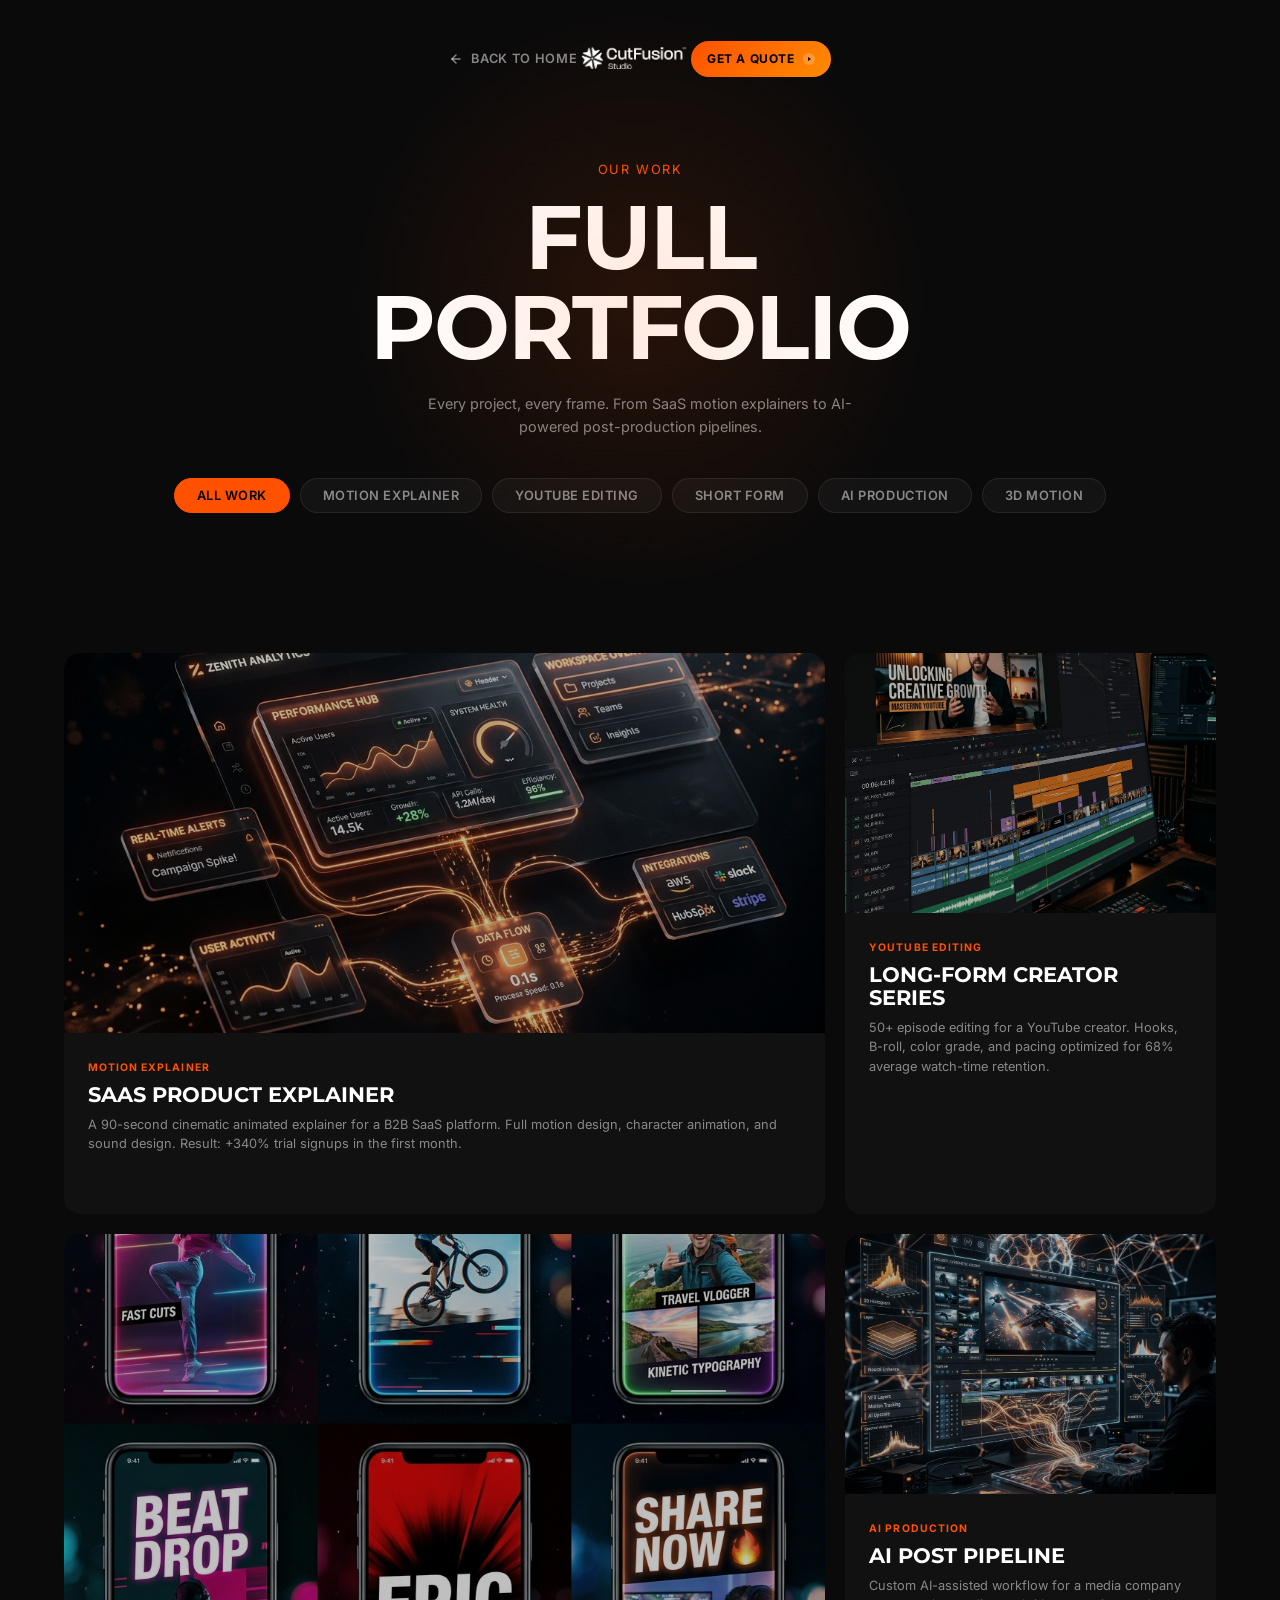
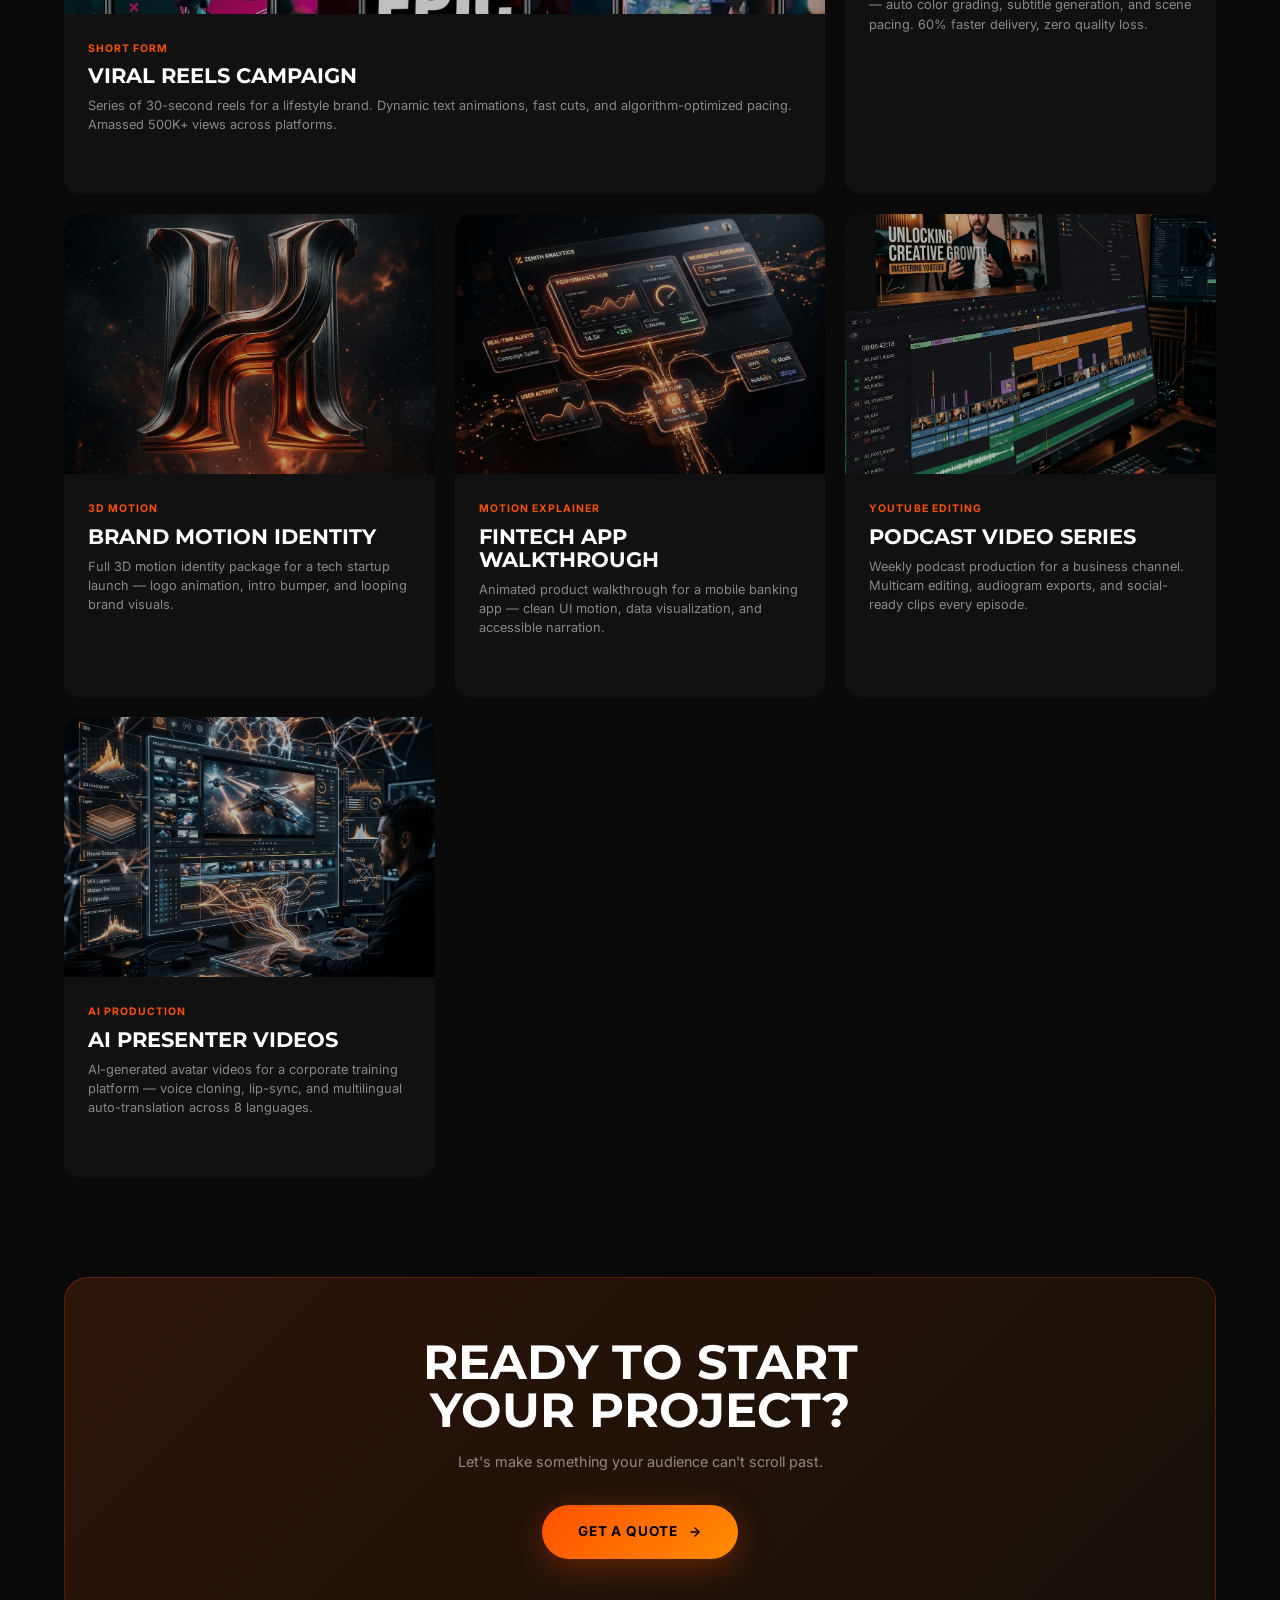
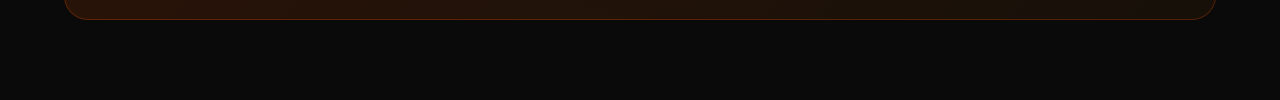
<file: portfolio.html>
<!DOCTYPE html>
<html lang="en">
<head>
  <meta charset="UTF-8" />
  <meta name="viewport" content="width=device-width, initial-scale=1.0" />
  <title>Portfolio — CutFusion Studio | Motion Design & Video Editing</title>
  <meta name="description" content="Full portfolio of CutFusion Studio — motion explainers, YouTube editing, short form reels, and AI post-production work." />
  <link rel="preconnect" href="https://fonts.googleapis.com" />
  <link rel="preconnect" href="https://fonts.gstatic.com" crossorigin />
  <link href="https://fonts.googleapis.com/css2?family=Montserrat:wght@700;900&family=Inter:wght@300;400;500;600;700&display=swap" rel="stylesheet" />
  <link rel="stylesheet" href="style.css" />
  <link rel="icon" type="image/png" href="assets/images/favicon.png">
  <style>
    /* ── Portfolio Page Specific ── */
    .portfolio-page-hero {
      padding: 160px 0 80px;
      text-align: center;
      position: relative;
    }
    .portfolio-page-hero::before {
      content: '';
      position: absolute;
      top: 0; left: 50%;
      transform: translateX(-50%);
      width: 600px;
      height: 600px;
      background: radial-gradient(ellipse at center, rgba(255,81,0,0.12) 0%, transparent 70%);
      pointer-events: none;
    }
    .portfolio-filters {
      display: flex;
      justify-content: center;
      gap: 10px;
      flex-wrap: wrap;
      margin-bottom: 60px;
    }
    .filter-btn {
      padding: 9px 22px;
      border-radius: 100px;
      font-family: var(--font-body);
      font-size: 0.8rem;
      font-weight: 600;
      color: rgba(255,255,255,0.5);
      background: rgba(255,255,255,0.04);
      border: 1px solid rgba(255,255,255,0.08);
      cursor: pointer;
      transition: all 0.25s ease;
      letter-spacing: 0.04em;
      text-transform: uppercase;
    }
    .filter-btn:hover,
    .filter-btn.active {
      color: #000;
      background: var(--accent-primary);
      border-color: var(--accent-primary);
    }
    .portfolio-full-grid {
      display: grid;
      grid-template-columns: repeat(3, 1fr);
      gap: 20px;
      margin-bottom: 100px;
    }
    .portfolio-card {
      border-radius: 16px;
      overflow: hidden;
      background: #111;
      position: relative;
      cursor: pointer;
      transition: transform 0.4s var(--ease-out-expo), box-shadow 0.4s ease;
    }
    .portfolio-card:hover {
      transform: translateY(-6px) scale(1.01);
      box-shadow: 0 24px 60px rgba(0,0,0,0.6);
    }
    .portfolio-card img {
      width: 100%;
      height: 260px;
      object-fit: cover;
      display: block;
      filter: brightness(0.75) grayscale(15%);
      transition: filter 0.4s ease, transform 0.5s ease;
    }
    .portfolio-card:hover img {
      filter: brightness(0.9) grayscale(0%);
      transform: scale(1.04);
    }
    .portfolio-card-body {
      padding: 20px 24px 24px;
    }
    .portfolio-card-tag {
      display: inline-block;
      font-size: 0.65rem;
      font-weight: 700;
      text-transform: uppercase;
      letter-spacing: 0.1em;
      color: var(--accent-primary);
      margin-bottom: 8px;
    }
    .portfolio-card-title {
      font-family: var(--font-display);
      font-size: 1.3rem;
      text-transform: uppercase;
      color: #fff;
      margin-bottom: 8px;
      line-height: 1.1;
    }
    .portfolio-card-desc {
      font-size: 0.8rem;
      color: rgba(255,255,255,0.5);
      line-height: 1.5;
      font-family: var(--font-body);
    }
    .portfolio-card-link {
      display: flex;
      align-items: center;
      gap: 6px;
      margin-top: 16px;
      font-size: 0.78rem;
      font-weight: 600;
      font-family: var(--font-body);
      color: var(--accent-primary);
      text-decoration: none;
      opacity: 0;
      transform: translateY(4px);
      transition: opacity 0.3s ease, transform 0.3s ease;
    }
    .portfolio-card:hover .portfolio-card-link {
      opacity: 1;
      transform: translateY(0);
    }
    /* Featured card spans 2 cols */
    .portfolio-card--featured {
      grid-column: span 2;
    }
    .portfolio-card--featured img {
      height: 380px;
    }
    .back-btn {
      display: inline-flex;
      align-items: center;
      gap: 8px;
      font-family: var(--font-body);
      font-size: 0.8rem;
      font-weight: 600;
      color: rgba(255,255,255,0.5);
      text-decoration: none;
      transition: color 0.2s;
      letter-spacing: 0.05em;
      text-transform: uppercase;
    }
    .back-btn:hover { color: #fff; }

    @media (max-width: 900px) {
      .portfolio-full-grid { grid-template-columns: repeat(2, 1fr); }
      .portfolio-card--featured { grid-column: span 2; }
    }
    @media (max-width: 600px) {
      .portfolio-full-grid { grid-template-columns: 1fr; }
      .portfolio-card--featured { grid-column: span 1; }
      .portfolio-card--featured img { height: 240px; }
    }
  </style>
</head>
<body>

  <!-- Nav -->
  <nav class="nav" id="navbar">
    <div class="container" style="display: flex; justify-content: space-between; align-items: center;">
      <a href="index.html" class="back-btn">
        <svg width="14" height="14" viewBox="0 0 24 24" fill="none" stroke="currentColor" stroke-width="2.5" stroke-linecap="round" stroke-linejoin="round"><line x1="19" y1="12" x2="5" y2="12"></line><polyline points="12 19 5 12 12 5"></polyline></svg>
        Back to Home
      </a>
      <a href="index.html" class="nav-logo" style="display: flex; align-items: center; gap: 8px; text-decoration: none;">
        <img src="assets/images/logo.svg" alt="CutFusion Studio Logo" style="height: 64px; width: auto; object-fit: contain;">
      </a>
      <a href="index.html#contact" style="display: flex; align-items: center; gap: 8px; background: linear-gradient(135deg, #ff5100, #ff8c00); padding: 8px 16px; border-radius: 100px; color: #000; font-family: var(--font-body); font-weight: 700; font-size: 0.75rem; letter-spacing: 0.05em; text-transform: uppercase; text-decoration: none;">
        GET A QUOTE
        <svg width="12" height="12" viewBox="0 0 24 24" fill="currentColor"><circle cx="12" cy="12" r="12" fill="#fff" fill-opacity="0.2"/><polygon points="10 8 16 12 10 16" fill="#000"/></svg>
      </a>
    </div>
  </nav>

  <!-- Hero -->
  <section class="portfolio-page-hero">
    <div class="container">
      <p style="font-family: var(--font-body); font-size: 0.8rem; color: var(--accent-primary); text-transform: uppercase; letter-spacing: 0.12em; margin-bottom: 12px;">Our Work</p>
      <h1 style="font-family: var(--font-display); font-size: clamp(3rem, 7vw, 6rem); text-transform: uppercase; line-height: 1; letter-spacing: -0.02em; margin-bottom: 20px;">FULL<br>PORTFOLIO</h1>
      <p style="font-family: var(--font-body); font-size: 0.9rem; color: rgba(255,255,255,0.5); max-width: 480px; margin: 0 auto 40px; line-height: 1.6;">
        Every project, every frame. From SaaS motion explainers to AI-powered post-production pipelines.
      </p>

      <!-- Filter Buttons -->
      <div class="portfolio-filters">
        <button class="filter-btn active" data-filter="all">All Work</button>
        <button class="filter-btn" data-filter="motion">Motion Explainer</button>
        <button class="filter-btn" data-filter="youtube">YouTube Editing</button>
        <button class="filter-btn" data-filter="shortform">Short Form</button>
        <button class="filter-btn" data-filter="ai">AI Production</button>
        <button class="filter-btn" data-filter="3d">3D Motion</button>
      </div>
    </div>
  </section>

  <!-- Portfolio Grid -->
  <section style="padding-bottom: 80px;">
    <div class="container">
      <div class="portfolio-full-grid" id="portfolioGrid">

        <!-- Featured: SaaS Explainer -->
        <div class="portfolio-card portfolio-card--featured" id="saas" data-category="motion">
          <div style="overflow:hidden;">
            <img src="assets/images/portfolio_saas.png" alt="SaaS Explainer" loading="lazy">
          </div>
          <div class="portfolio-card-body">
            <span class="portfolio-card-tag">Motion Explainer</span>
            <h2 class="portfolio-card-title">SaaS Product Explainer</h2>
            <p class="portfolio-card-desc">A 90-second cinematic animated explainer for a B2B SaaS platform. Full motion design, character animation, and sound design. Result: +340% trial signups in the first month.</p>
            <a href="#" class="portfolio-card-link">View Case Study <svg width="12" height="12" viewBox="0 0 24 24" fill="none" stroke="currentColor" stroke-width="2.5" stroke-linecap="round" stroke-linejoin="round"><line x1="5" y1="12" x2="19" y2="12"></line><polyline points="12 5 19 12 12 19"></polyline></svg></a>
          </div>
        </div>

        <!-- YouTube Editing -->
        <div class="portfolio-card" id="youtube" data-category="youtube">
          <div style="overflow:hidden;">
            <img src="assets/images/portfolio_youtube.png" alt="YouTube Editing" loading="lazy">
          </div>
          <div class="portfolio-card-body">
            <span class="portfolio-card-tag">YouTube Editing</span>
            <h2 class="portfolio-card-title">Long-Form Creator Series</h2>
            <p class="portfolio-card-desc">50+ episode editing for a YouTube creator. Hooks, B-roll, color grade, and pacing optimized for 68% average watch-time retention.</p>
            <a href="#" class="portfolio-card-link">View Case Study <svg width="12" height="12" viewBox="0 0 24 24" fill="none" stroke="currentColor" stroke-width="2.5" stroke-linecap="round" stroke-linejoin="round"><line x1="5" y1="12" x2="19" y2="12"></line><polyline points="12 5 19 12 12 19"></polyline></svg></a>
          </div>
        </div>

        <!-- Short Form -->
        <div class="portfolio-card portfolio-card--featured" id="shortform" data-category="shortform">
          <div style="overflow:hidden;">
            <img src="assets/images/portfolio_short.png" alt="Short Form Reels" loading="lazy">
          </div>
          <div class="portfolio-card-body">
            <span class="portfolio-card-tag">Short Form</span>
            <h2 class="portfolio-card-title">Viral Reels Campaign</h2>
            <p class="portfolio-card-desc">Series of 30-second reels for a lifestyle brand. Dynamic text animations, fast cuts, and algorithm-optimized pacing. Amassed 500K+ views across platforms.</p>
            <a href="#" class="portfolio-card-link">View Case Study <svg width="12" height="12" viewBox="0 0 24 24" fill="none" stroke="currentColor" stroke-width="2.5" stroke-linecap="round" stroke-linejoin="round"><line x1="5" y1="12" x2="19" y2="12"></line><polyline points="12 5 19 12 12 19"></polyline></svg></a>
          </div>
        </div>

        <!-- AI Post Production -->
        <div class="portfolio-card" id="ai" data-category="ai">
          <div style="overflow:hidden;">
            <img src="assets/images/portfolio_ai.png" alt="AI Post Production" loading="lazy">
          </div>
          <div class="portfolio-card-body">
            <span class="portfolio-card-tag">AI Production</span>
            <h2 class="portfolio-card-title">AI Post Pipeline</h2>
            <p class="portfolio-card-desc">Custom AI-assisted workflow for a media company — auto color grading, subtitle generation, and scene pacing. 60% faster delivery, zero quality loss.</p>
            <a href="#" class="portfolio-card-link">View Case Study <svg width="12" height="12" viewBox="0 0 24 24" fill="none" stroke="currentColor" stroke-width="2.5" stroke-linecap="round" stroke-linejoin="round"><line x1="5" y1="12" x2="19" y2="12"></line><polyline points="12 5 19 12 12 19"></polyline></svg></a>
          </div>
        </div>

        <!-- 3D Motion -->
        <div class="portfolio-card" id="motion" data-category="3d">
          <div style="overflow:hidden;">
            <img src="assets/images/portfolio_motion.png" alt="3D Motion Design" loading="lazy">
          </div>
          <div class="portfolio-card-body">
            <span class="portfolio-card-tag">3D Motion</span>
            <h2 class="portfolio-card-title">Brand Motion Identity</h2>
            <p class="portfolio-card-desc">Full 3D motion identity package for a tech startup launch — logo animation, intro bumper, and looping brand visuals.</p>
            <a href="#" class="portfolio-card-link">View Case Study <svg width="12" height="12" viewBox="0 0 24 24" fill="none" stroke="currentColor" stroke-width="2.5" stroke-linecap="round" stroke-linejoin="round"><line x1="5" y1="12" x2="19" y2="12"></line><polyline points="12 5 19 12 12 19"></polyline></svg></a>
          </div>
        </div>

        <!-- Extra card 1 -->
        <div class="portfolio-card" data-category="motion">
          <div style="overflow:hidden;">
            <img src="assets/images/portfolio_saas.png" alt="Fintech Explainer" loading="lazy">
          </div>
          <div class="portfolio-card-body">
            <span class="portfolio-card-tag">Motion Explainer</span>
            <h2 class="portfolio-card-title">Fintech App Walkthrough</h2>
            <p class="portfolio-card-desc">Animated product walkthrough for a mobile banking app — clean UI motion, data visualization, and accessible narration.</p>
            <a href="#" class="portfolio-card-link">View Case Study <svg width="12" height="12" viewBox="0 0 24 24" fill="none" stroke="currentColor" stroke-width="2.5" stroke-linecap="round" stroke-linejoin="round"><line x1="5" y1="12" x2="19" y2="12"></line><polyline points="12 5 19 12 12 19"></polyline></svg></a>
          </div>
        </div>

        <!-- Extra card 2 -->
        <div class="portfolio-card" data-category="youtube">
          <div style="overflow:hidden;">
            <img src="assets/images/portfolio_youtube.png" alt="Podcast Editing" loading="lazy">
          </div>
          <div class="portfolio-card-body">
            <span class="portfolio-card-tag">YouTube Editing</span>
            <h2 class="portfolio-card-title">Podcast Video Series</h2>
            <p class="portfolio-card-desc">Weekly podcast production for a business channel. Multicam editing, audiogram exports, and social-ready clips every episode.</p>
            <a href="#" class="portfolio-card-link">View Case Study <svg width="12" height="12" viewBox="0 0 24 24" fill="none" stroke="currentColor" stroke-width="2.5" stroke-linecap="round" stroke-linejoin="round"><line x1="5" y1="12" x2="19" y2="12"></line><polyline points="12 5 19 12 12 19"></polyline></svg></a>
          </div>
        </div>

        <!-- Extra card 3 -->
        <div class="portfolio-card" data-category="ai">
          <div style="overflow:hidden;">
            <img src="assets/images/portfolio_ai.png" alt="AI Avatar" loading="lazy">
          </div>
          <div class="portfolio-card-body">
            <span class="portfolio-card-tag">AI Production</span>
            <h2 class="portfolio-card-title">AI Presenter Videos</h2>
            <p class="portfolio-card-desc">AI-generated avatar videos for a corporate training platform — voice cloning, lip-sync, and multilingual auto-translation across 8 languages.</p>
            <a href="#" class="portfolio-card-link">View Case Study <svg width="12" height="12" viewBox="0 0 24 24" fill="none" stroke="currentColor" stroke-width="2.5" stroke-linecap="round" stroke-linejoin="round"><line x1="5" y1="12" x2="19" y2="12"></line><polyline points="12 5 19 12 12 19"></polyline></svg></a>
          </div>
        </div>

      </div><!-- /grid -->

      <!-- CTA Banner -->
      <div style="background: linear-gradient(135deg, rgba(255,81,0,0.15), rgba(255,140,0,0.05)); border: 1px solid rgba(255,81,0,0.25); border-radius: 24px; padding: 60px 40px; text-align: center;">
        <h2 style="font-family: var(--font-display); font-size: clamp(2rem, 4vw, 3rem); text-transform: uppercase; margin-bottom: 16px; line-height: 1;">READY TO START<br>YOUR PROJECT?</h2>
        <p style="font-family: var(--font-body); color: rgba(255,255,255,0.5); margin-bottom: 32px; font-size: 0.9rem;">Let's make something your audience can't scroll past.</p>
        <a href="index.html#contact" style="display: inline-flex; align-items: center; gap: 10px; background: linear-gradient(135deg, #ff5100, #ff8c00); padding: 16px 36px; border-radius: 100px; color: #000; font-family: var(--font-body); font-weight: 700; font-size: 0.85rem; letter-spacing: 0.06em; text-transform: uppercase; text-decoration: none; transition: transform 0.2s, box-shadow 0.2s; box-shadow: 0 8px 32px rgba(255,81,0,0.3);">
          GET A QUOTE
          <svg width="14" height="14" viewBox="0 0 24 24" fill="none" stroke="currentColor" stroke-width="2.5" stroke-linecap="round" stroke-linejoin="round"><line x1="5" y1="12" x2="19" y2="12"></line><polyline points="12 5 19 12 12 19"></polyline></svg>
        </a>
      </div>

    </div>
  </section>

  <!-- Project Modal Template -->
  <div class="project-modal-overlay" id="projectModal">
    <div class="project-modal">
      <button class="project-modal-close" aria-label="Close modal">
        <svg width="24" height="24" viewBox="0 0 24 24" fill="none" stroke="currentColor" stroke-width="2" stroke-linecap="round" stroke-linejoin="round"><line x1="18" y1="6" x2="6" y2="18"></line><line x1="6" y1="6" x2="18" y2="18"></line></svg>
      </button>
      <div class="project-modal-video">
        <iframe width="100%" height="100%" src="" title="Project Video" frameborder="0" allow="autoplay; fullscreen" allowfullscreen></iframe>
      </div>
      <div class="project-modal-content">
        <span class="project-modal-tag">Category</span>
        <h2 class="project-modal-title">Project Title</h2>
        <p class="project-modal-desc">Project description goes here.</p>
        <div class="project-modal-details">
          <div class="pm-detail">
            <h4>Client</h4>
            <p class="pm-client">Client Name</p>
          </div>
          <div class="pm-detail">
            <h4>Tools</h4>
            <p class="pm-tools">After Effects, Premiere</p>
          </div>
          <div class="pm-detail">
            <h4>Duration</h4>
            <p class="pm-duration">2 Weeks</p>
          </div>
        </div>
      </div>
    </div>
  </div>

  <script>
    // ── Nav scroll effect ──
    const nav = document.getElementById('navbar');
    window.addEventListener('scroll', () => {
      nav.classList.toggle('scrolled', window.scrollY > 50);
    });

    // ── Filter buttons ──
    const filterBtns = document.querySelectorAll('.filter-btn');
    const cards = document.querySelectorAll('#portfolioGrid .portfolio-card');

    filterBtns.forEach(btn => {
      btn.addEventListener('click', () => {
        filterBtns.forEach(b => b.classList.remove('active'));
        btn.classList.add('active');

        const filter = btn.dataset.filter;
        cards.forEach(card => {
          const match = filter === 'all' || card.dataset.category === filter;
          card.style.opacity = match ? '1' : '0.2';
          card.style.pointerEvents = match ? 'auto' : 'none';
          card.style.transform = match ? '' : 'scale(0.97)';
          card.style.transition = 'opacity 0.3s ease, transform 0.3s ease';
          // Featured class toggle
          if (filter !== 'all' && card.classList.contains('portfolio-card--featured')) {
            card.style.gridColumn = match ? 'span 2' : 'span 1';
          } else if (filter === 'all') {
            card.style.gridColumn = card.classList.contains('portfolio-card--featured') ? 'span 2' : '';
          }
        });
      });
    });
  </script>
  <script src="script.js"></script>
</body>
</html>
</file>
<file: style.css>
﻿/* ═══════════════════════════════════════════════════════
   DESIGN SYSTEM — Hype Owl Media — Dark & Vibrant Orange
   ═══════════════════════════════════════════════════════ */

/* ── Google Fonts ── */
@import url('https://fonts.googleapis.com/css2?family=Montserrat:wght@400;500;700;900&family=Inter:wght@400;500;600&display=swap');

/* ── CSS Custom Properties ── */
:root {
  /* Colors — Deep darks with vibrant orange accents */
  --bg-primary: #0a0a0a;
  --bg-secondary: #141414;
  --bg-card: #1a1a1a;
  --bg-card-hover: #222222;
  --bg-glass: rgba(20, 20, 20, 0.85);

  --text-primary: #ffffff;
  --text-secondary: #a0a0a0;
  --text-muted: #666666;

  --accent-primary: #ff5100;    /* vibrant orange */
  --accent-secondary: #ff3300;  /* deeper orange/red */
  --accent-tertiary: #ff8c00;   /* lighter orange */
  --accent-warm: #ff5100;

  --gradient-hero: linear-gradient(135deg, #ff5100 0%, #ff8c00 100%);
  --gradient-card: linear-gradient(145deg, rgba(255, 81, 0, 0.1) 0%, rgba(255, 81, 0, 0.02) 100%);
  --gradient-glow: radial-gradient(600px circle at var(--mouse-x, 50%) var(--mouse-y, 50%), rgba(255, 81, 0, 0.15), transparent 40%);

  --border-subtle: rgba(255, 255, 255, 0.1);
  --border-hover: rgba(255, 81, 0, 0.4);

  /* Typography — Bold, Wide, Modern */
  --font-display: 'Montserrat', sans-serif;
  --font-heading: 'Montserrat', sans-serif;
  --font-body: 'Inter', sans-serif;

  /* Spacing */
  --section-padding: clamp(100px, 14vh, 180px);
  --container-width: 1400px;
  --container-padding: clamp(24px, 5vw, 80px);

  /* Transitions */
  --ease-out-expo: cubic-bezier(0.16, 1, 0.3, 1);
  --ease-out-quint: cubic-bezier(0.22, 1, 0.36, 1);
  --ease-in-out: cubic-bezier(0.65, 0, 0.35, 1);

  /* Cursor position (updated via JS) */
  --mouse-x: 50%;
  --mouse-y: 50%;
}

/* ── Reset & Base ── */
*, *::before, *::after {
  margin: 0;
  padding: 0;
  box-sizing: border-box;
}

html {
  scroll-behavior: smooth;
  scrollbar-width: thin;
  scrollbar-color: var(--accent-primary) var(--bg-secondary);
  cursor: none;
}

body {
  font-family: var(--font-body);
  background-color: var(--bg-primary);
  color: var(--text-primary);
  line-height: 1.6;
  overflow-x: hidden;
  cursor: none;
  -webkit-font-smoothing: antialiased;
  -moz-osx-font-smoothing: grayscale;
}

a { color: inherit; text-decoration: none; cursor: none; }
button { cursor: none; }
img { max-width: 100%; display: block; }
ul, ol { list-style: none; }

::selection {
  background: var(--accent-primary);
  color: var(--bg-primary);
}

::-webkit-scrollbar {
  width: 6px;
}
::-webkit-scrollbar-track {
  background: var(--bg-secondary);
}
::-webkit-scrollbar-thumb {
  background: var(--accent-primary);
  border-radius: 3px;
}

/* Make sure all page content sits above the canvas */
.preloader, .cursor-dot, .cursor-ring, .noise-overlay, nav, section, footer, .hero, main {
  position: relative;
  z-index: 1;
}

/* ── Container ── */
.container {
  max-width: var(--container-width);
  margin: 0 auto;
  padding: 0 var(--container-padding);
}

/* ── Navigation ── */
.nav {
  position: fixed;
  top: 24px;
  left: 50%;
  transform: translateX(-50%);
  width: calc(100% - 48px);
  max-width: 1200px;
  height: 70px;
  z-index: 1000;
  padding: 0 24px;
  display: flex;
  align-items: center;
  justify-content: space-between;
  background: transparent;
  border-radius: 100px;
  border: 1px solid transparent;
  transition: all 0.4s ease;
}

.nav:hover, .nav.scrolled {
  background: rgba(20, 20, 22, 0.65);
  backdrop-filter: blur(24px) saturate(180%);
  -webkit-backdrop-filter: blur(24px) saturate(180%);
  border: 1px solid rgba(255, 255, 255, 0.03);
  box-shadow: 
    inset 0 1px 0 rgba(255, 255, 255, 0.2), 
    inset 0 2px 10px rgba(255, 255, 255, 0.15),
    0 8px 32px rgba(0, 0, 0, 0.5);
}

.nav-logo {
  font-family: var(--font-display);
  font-size: 1.5rem;
  letter-spacing: 0.15em;
  position: relative;
  color: var(--text-primary);
}

.nav-logo span {
  color: var(--accent-warm);
}

.nav-links {
  display: flex;
  gap: 40px;
  align-items: center;
}

.nav-link {
  font-family: var(--font-body);
  font-size: 0.85rem;
  font-weight: 500;
  color: var(--text-secondary);
  letter-spacing: 0.08em;
  text-transform: uppercase;
  position: relative;
  padding: 4px 0;
  transition: color 0.3s ease;
}

.nav-link::after {
  content: '';
  position: absolute;
  bottom: -2px;
  left: 0;
  width: 0;
  height: 1.5px;
  background: var(--gradient-hero);
  transition: width 0.4s var(--ease-out-expo);
}

.nav-link:hover {
  color: var(--text-primary);
}

.nav-link:hover::after {
  width: 100%;
}

.nav-cta {
  font-family: var(--font-body);
  font-size: 0.85rem;
  font-weight: 500;
  letter-spacing: 0.06em;
  text-transform: uppercase;
  padding: 10px 28px;
  border: 1px solid var(--border-hover);
  border-radius: 100px;
  color: var(--accent-primary);
  background: transparent;
  transition: all 0.4s var(--ease-out-expo);
  position: relative;
  overflow: hidden;
}

.nav-cta::before {
  content: '';
  position: absolute;
  inset: 0;
  background: var(--gradient-hero);
  opacity: 0;
  transition: opacity 0.4s ease;
  border-radius: 100px;
}

.nav-cta:hover {
  border-color: transparent;
  color: var(--bg-primary);
}

.nav-cta:hover::before {
  opacity: 1;
}

.nav-cta span {
  position: relative;
  z-index: 1;
}

/* Mobile menu toggle */
.nav-toggle {
  display: none;
  flex-direction: column;
  gap: 6px;
  background: none;
  border: none;
  padding: 8px;
  z-index: 1001;
}

.nav-toggle span {
  display: block;
  width: 28px;
  height: 2px;
  background: var(--text-primary);
  transition: all 0.3s var(--ease-out-expo);
  transform-origin: center;
}

.nav-toggle.active span:nth-child(1) {
  transform: translateY(8px) rotate(45deg);
}

.nav-toggle.active span:nth-child(2) {
  opacity: 0;
}

.nav-toggle.active span:nth-child(3) {
  transform: translateY(-8px) rotate(-45deg);
}

/* ── Hero Section ── */
.hero {
  min-height: 100vh;
  display: flex;
  align-items: center;
  position: relative;
  overflow: hidden;
  padding: 120px 0 80px;
}

.hero-bg {
  position: absolute;
  inset: 0;
  z-index: 0;
}

.hero-bg img {
  width: 100%;
  height: 100%;
  object-fit: cover;
  opacity: 0.12;
  filter: blur(40px) saturate(150%);
}

.hero-gradient {
  position: absolute;
  inset: 0;
  background: 
    radial-gradient(ellipse 80% 50% at 20% 40%, rgba(192, 132, 252, 0.08), transparent),
    radial-gradient(ellipse 60% 40% at 80% 60%, rgba(129, 140, 248, 0.06), transparent),
    radial-gradient(ellipse 50% 50% at 50% 100%, rgba(10, 10, 15, 1), transparent 70%);
  z-index: 1;
}

.hero-content {
  position: relative;
  z-index: 2;
  max-width: 900px;
}

.hero-tag {
  display: inline-flex;
  align-items: center;
  gap: 10px;
  font-family: var(--font-body);
  font-size: 0.8rem;
  font-weight: 500;
  letter-spacing: 0.15em;
  text-transform: uppercase;
  color: var(--accent-primary);
  margin-bottom: 32px;
  opacity: 0;
  transform: translateY(20px);
  animation: fadeInUp 0.8s var(--ease-out-expo) 2.2s forwards;
}

.hero-tag::before {
  content: '';
  width: 40px;
  height: 1.5px;
  background: var(--gradient-hero);
}

.hero-title {
  font-family: var(--font-display);
  font-size: clamp(3.5rem, 10vw, 9rem);
  line-height: 0.95;
  letter-spacing: 0.04em;
  margin-bottom: 32px;
  text-transform: uppercase;
}

.hero-title .line {
  display: block;
  overflow: hidden;
}

.hero-title .line-inner {
  display: block;
  opacity: 0;
  transform: translateY(110%);
  animation: titleReveal 1s var(--ease-out-expo) forwards;
}

.hero-title .line:nth-child(1) .line-inner { animation-delay: 2.3s; }
.hero-title .line:nth-child(2) .line-inner { animation-delay: 2.45s; }
.hero-title .line:nth-child(3) .line-inner { animation-delay: 2.6s; }

.hero-title .highlight {
  color: var(--accent-warm);
  -webkit-text-fill-color: var(--accent-warm);
  font-style: normal;
}

.hero-description {
  font-size: clamp(1rem, 1.4vw, 1.15rem);
  color: var(--text-secondary);
  max-width: 520px;
  line-height: 1.8;
  margin-bottom: 48px;
  opacity: 0;
  transform: translateY(20px);
  animation: fadeInUp 0.8s var(--ease-out-expo) 2.8s forwards;
}

.hero-actions {
  display: flex;
  align-items: center;
  gap: 32px;
  opacity: 0;
  transform: translateY(20px);
  animation: fadeInUp 0.8s var(--ease-out-expo) 3s forwards;
}

.btn-primary {
  display: inline-flex;
  align-items: center;
  gap: 12px;
  padding: 16px 36px;
  background: var(--gradient-hero);
  color: var(--bg-primary);
  font-family: var(--font-body);
  font-size: 0.9rem;
  font-weight: 600;
  letter-spacing: 0.04em;
  border: none;
  border-radius: 100px;
  position: relative;
  overflow: hidden;
  transition: transform 0.4s var(--ease-out-expo),
              box-shadow 0.4s var(--ease-out-expo);
}

.btn-primary:hover {
  transform: translateY(-2px);
  box-shadow: 0 20px 40px rgba(255, 255, 255, 0.1);
}

.btn-primary .btn-arrow {
  display: inline-flex;
  transition: transform 0.3s var(--ease-out-expo);
}

.btn-primary:hover .btn-arrow {
  transform: translateX(4px);
}

.btn-secondary {
  display: inline-flex;
  align-items: center;
  gap: 10px;
  font-family: var(--font-body);
  font-size: 0.9rem;
  font-weight: 500;
  color: var(--text-secondary);
  background: none;
  border: none;
  padding: 0;
  transition: color 0.3s ease;
}

.btn-secondary:hover {
  color: var(--text-primary);
}

.btn-secondary .play-icon {
  width: 48px;
  height: 48px;
  border-radius: 50%;
  border: 1.5px solid var(--border-hover);
  display: flex;
  align-items: center;
  justify-content: center;
  transition: all 0.4s var(--ease-out-expo);
}

.btn-secondary:hover .play-icon {
  border-color: var(--text-primary);
  background: rgba(255, 255, 255, 0.06);
  transform: scale(1.05);
}

.hero-scroll {
  position: absolute;
  bottom: 40px;
  left: 50%;
  transform: translateX(-50%);
  z-index: 2;
  display: flex;
  flex-direction: column;
  align-items: center;
  gap: 10px;
  opacity: 0;
  animation: fadeInUp 0.8s var(--ease-out-expo) 3.4s forwards;
}

.hero-scroll span {
  font-size: 0.7rem;
  letter-spacing: 0.2em;
  text-transform: uppercase;
  color: var(--text-muted);
}

.scroll-line {
  width: 1px;
  height: 60px;
  background: var(--border-subtle);
  position: relative;
  overflow: hidden;
}

.scroll-line::after {
  content: '';
  position: absolute;
  top: -100%;
  left: 0;
  width: 100%;
  height: 100%;
  background: var(--gradient-hero);
  animation: scrollDown 2s ease-in-out infinite;
}

@keyframes scrollDown {
  0% { top: -100%; }
  100% { top: 100%; }
}

/* ── Section Common ── */
.section {
  padding: var(--section-padding) 0;
  position: relative;
}

.section-header {
  margin-bottom: 64px;
}

.section-tag {
  display: inline-flex;
  align-items: center;
  gap: 10px;
  font-size: 0.75rem;
  font-weight: 600;
  letter-spacing: 0.2em;
  text-transform: uppercase;
  color: var(--accent-primary);
  margin-bottom: 20px;
}

.section-tag::before {
  content: '';
  width: 24px;
  height: 1.5px;
  background: var(--accent-primary);
}

.section-title {
  font-family: var(--font-display);
  font-size: clamp(2.8rem, 6vw, 5.5rem);
  line-height: 1.0;
  letter-spacing: 0.04em;
  text-transform: uppercase;
}

.section-title .italic {
  font-style: normal;
  color: var(--accent-warm);
}

/* ── Selected Works ── */
.works-grid {
  display: grid;
  gap: 40px;
}

.work-item {
  display: grid;
  grid-template-columns: 1fr 1fr;
  gap: 40px;
  align-items: center;
  padding: 40px;
  background: var(--gradient-card);
  border: 1px solid var(--border-subtle);
  border-radius: 24px;
  position: relative;
  overflow: hidden;
  transition: all 0.5s var(--ease-out-expo);
}

.work-item::before {
  content: '';
  position: absolute;
  inset: 0;
  background: var(--gradient-glow);
  opacity: 0;
  transition: opacity 0.5s ease;
}

.work-item:hover::before {
  opacity: 1;
}

.work-item:hover {
  border-color: var(--border-hover);
  transform: translateY(-4px);
  box-shadow: 0 30px 60px rgba(0, 0, 0, 0.3);
}

.work-item:nth-child(even) {
  direction: rtl;
}

.work-item:nth-child(even) > * {
  direction: ltr;
}

.work-image {
  border-radius: 16px;
  overflow: hidden;
  position: relative;
  aspect-ratio: 16/11;
}

.work-image img {
  width: 100%;
  height: 100%;
  object-fit: cover;
  transition: transform 0.8s var(--ease-out-expo);
}

.work-item:hover .work-image img {
  transform: scale(1.05);
}

.work-image-overlay {
  position: absolute;
  inset: 0;
  background: linear-gradient(to bottom, transparent 60%, rgba(10, 10, 15, 0.6));
  pointer-events: none;
}

.work-info {
  padding: 20px;
  position: relative;
  z-index: 1;
}

.work-category {
  font-size: 0.75rem;
  font-weight: 600;
  letter-spacing: 0.15em;
  text-transform: uppercase;
  color: var(--accent-primary);
  margin-bottom: 16px;
}

.work-title {
  font-family: var(--font-display);
  font-size: clamp(2rem, 3.5vw, 3.2rem);
  line-height: 1.05;
  margin-bottom: 16px;
  letter-spacing: 0.04em;
  text-transform: uppercase;
}

.work-desc {
  font-size: 0.95rem;
  color: var(--text-secondary);
  line-height: 1.7;
  margin-bottom: 28px;
}

.work-tags {
  display: flex;
  flex-wrap: wrap;
  gap: 8px;
  margin-bottom: 28px;
}

.work-tag {
  font-size: 0.72rem;
  font-weight: 500;
  letter-spacing: 0.06em;
  text-transform: uppercase;
  padding: 6px 16px;
  border: 1px solid var(--border-subtle);
  border-radius: 100px;
  color: var(--text-secondary);
  transition: all 0.3s ease;
}

.work-tag:hover {
  border-color: var(--accent-primary);
  color: var(--accent-primary);
}

.work-link {
  display: inline-flex;
  align-items: center;
  gap: 8px;
  font-size: 0.85rem;
  font-weight: 500;
  color: var(--accent-primary);
  transition: gap 0.3s var(--ease-out-expo);
}

.work-link:hover {
  gap: 14px;
}

.work-link svg {
  transition: transform 0.3s var(--ease-out-expo);
}

.work-link:hover svg {
  transform: translateX(2px);
}

/* ── About Section ── */
.about-grid {
  display: grid;
  grid-template-columns: 1fr 1fr;
  gap: 80px;
  align-items: start;
}

.about-text h3 {
  font-family: var(--font-heading);
  font-size: clamp(1.3rem, 2.2vw, 1.8rem);
  line-height: 1.4;
  margin-bottom: 24px;
  font-weight: 700;
}

.about-text h3 .italic {
  font-style: normal;
  color: var(--accent-warm);
}

.about-text p {
  color: var(--text-secondary);
  line-height: 1.8;
  margin-bottom: 20px;
  font-size: 0.95rem;
}

.about-stats {
  display: grid;
  grid-template-columns: repeat(3, 1fr);
  gap: 24px;
  margin-top: 48px;
}

.stat {
  text-align: center;
  padding: 28px 16px;
  border: 1px solid var(--border-subtle);
  border-radius: 20px;
  background: var(--gradient-card);
  transition: all 0.4s var(--ease-out-expo);
}

.stat:hover {
  border-color: var(--border-hover);
  transform: translateY(-4px);
}

.stat-number {
  font-family: var(--font-display);
  font-size: clamp(2.5rem, 3.5vw, 3.5rem);
  font-weight: 400;
  letter-spacing: 0.04em;
  color: var(--text-primary);
  line-height: 1;
  margin-bottom: 8px;
}

.stat-label {
  font-size: 0.78rem;
  color: var(--text-muted);
  letter-spacing: 0.08em;
  text-transform: uppercase;
}

/* Skills */
.skills-grid {
  display: grid;
  gap: 20px;
}

.skill-bar {
  position: relative;
}

.skill-header {
  display: flex;
  justify-content: space-between;
  align-items: center;
  margin-bottom: 10px;
}

.skill-name {
  font-size: 0.85rem;
  font-weight: 500;
  color: var(--text-primary);
}

.skill-percent {
  font-size: 0.8rem;
  color: var(--accent-primary);
  font-weight: 600;
}

.skill-track {
  height: 4px;
  background: var(--bg-card);
  border-radius: 4px;
  overflow: hidden;
}

.skill-fill {
  height: 100%;
  background: var(--gradient-hero);
  border-radius: 4px;
  width: 0;
  transition: width 1.5s var(--ease-out-expo);
}

.skill-fill.animated {
  /* width is set inline */
}

/* ── Services Section ── */
.services-grid {
  display: grid;
  grid-template-columns: repeat(3, 1fr);
  gap: 24px;
}

.service-card {
  padding: 44px 36px;
  background: var(--gradient-card);
  border: 1px solid var(--border-subtle);
  border-radius: 24px;
  position: relative;
  overflow: hidden;
  transition: all 0.5s var(--ease-out-expo);
}

.service-card::before {
  content: '';
  position: absolute;
  inset: 0;
  background: var(--gradient-glow);
  opacity: 0;
  transition: opacity 0.5s ease;
}

.service-card:hover::before {
  opacity: 1;
}

.service-card:hover {
  border-color: var(--border-hover);
  transform: translateY(-6px);
  box-shadow: 0 30px 60px rgba(0, 0, 0, 0.25);
}

.service-icon {
  width: 56px; height: 56px; border-radius: 16px;
  background: rgba(255,81,0,0.1); border: 1px solid rgba(255,81,0,0.2);
  display: flex; align-items: center; justify-content: center;
  margin-bottom: 28px; position: relative; z-index: 1;
  color: var(--accent-primary);
  transition: all 0.4s var(--ease-out-expo);
}
.service-card:hover .service-icon {
  background: var(--accent-primary);
  color: #000;
  transform: scale(1.1);
}

.service-card h3 {
  font-family: var(--font-heading);
  font-size: 1.3rem;
  font-weight: 700;
  margin-bottom: 14px;
  position: relative;
  z-index: 1;
}

.service-card p {
  font-size: 0.9rem;
  color: var(--text-secondary);
  line-height: 1.7;
  position: relative;
  z-index: 1;
}

.service-number {
  position: absolute;
  top: 20px;
  right: 24px;
  font-family: var(--font-heading);
  font-size: 5rem;
  font-weight: 900;
  color: rgba(255, 255, 255, 0.02);
  line-height: 1;
  z-index: 0;
}

/* ── Testimonials ── */
.testimonials-track {
  display: flex;
  gap: 24px;
  overflow-x: auto;
  scroll-snap-type: x mandatory;
  -ms-overflow-style: none;
  scrollbar-width: none;
  padding-bottom: 20px;
}

.testimonials-track::-webkit-scrollbar {
  display: none;
}

.testimonial-card {
  min-width: 420px;
  max-width: 420px;
  scroll-snap-align: start;
  padding: 40px;
  background: var(--gradient-card);
  border: 1px solid var(--border-subtle);
  border-radius: 24px;
  transition: all 0.4s var(--ease-out-expo);
  flex-shrink: 0;
}

.testimonial-card:hover {
  border-color: var(--border-hover);
  transform: translateY(-4px);
}

.testimonial-quote {
  font-size: 0.95rem;
  line-height: 1.8;
  color: var(--text-secondary);
  margin-bottom: 28px;
  position: relative;
  padding-left: 20px;
  border-left: 2px solid var(--accent-primary);
}

.testimonial-author {
  display: flex;
  align-items: center;
  gap: 14px;
}

.testimonial-avatar {
  width: 48px;
  height: 48px;
  border-radius: 50%;
  background: var(--gradient-hero);
  display: flex;
  align-items: center;
  justify-content: center;
  font-family: var(--font-heading);
  font-weight: 700;
  font-size: 1rem;
  color: var(--bg-primary);
}

.testimonial-name {
  font-weight: 600;
  font-size: 0.95rem;
}

.testimonial-role {
  font-size: 0.8rem;
  color: var(--text-muted);
  margin-top: 2px;
}

/* ── Contact Section ── */
.contact-wrapper {
  display: grid;
  grid-template-columns: 1fr 1fr;
  gap: 80px;
  align-items: start;
}

.contact-info h3 {
  font-family: var(--font-display);
  font-size: clamp(1.8rem, 3vw, 3rem);
  line-height: 1.1;
  margin-bottom: 20px;
  letter-spacing: 0.04em;
  text-transform: uppercase;
}

.contact-info h3 .italic {
  font-style: normal;
  color: var(--accent-warm);
}

.contact-info p {
  color: var(--text-secondary);
  line-height: 1.7;
  margin-bottom: 40px;
  font-size: 0.95rem;
}

.contact-details {
  display: flex;
  flex-direction: column;
  gap: 20px;
}

.contact-detail {
  display: flex;
  align-items: center;
  gap: 16px;
  padding: 16px 20px;
  border: 1px solid var(--border-subtle);
  border-radius: 16px;
  transition: all 0.3s var(--ease-out-expo);
}

.contact-detail:hover {
  border-color: var(--border-hover);
  background: rgba(255, 255, 255, 0.03);
}

.contact-detail-icon {
  width: 44px;
  height: 44px;
  border-radius: 12px;
  background: rgba(255, 255, 255, 0.06);
  display: flex;
  align-items: center;
  justify-content: center;
  flex-shrink: 0;
}

.contact-detail-text {
  font-size: 0.9rem;
  color: var(--text-secondary);
}

.contact-detail-label {
  font-size: 0.72rem;
  letter-spacing: 0.1em;
  text-transform: uppercase;
  color: var(--text-muted);
  margin-bottom: 2px;
}

.contact-form {
  display: flex;
  flex-direction: column;
  gap: 20px;
}

.form-group {
  position: relative;
}

.form-group input,
.form-group textarea {
  width: 100%;
  padding: 18px 20px;
  background: var(--bg-card);
  border: 1px solid var(--border-subtle);
  border-radius: 16px;
  color: var(--text-primary);
  font-family: var(--font-body);
  font-size: 0.9rem;
  outline: none;
  transition: all 0.3s var(--ease-out-expo);
  cursor: auto;
}

.form-group textarea {
  min-height: 140px;
  resize: vertical;
}

.form-group input:focus,
.form-group textarea:focus {
  border-color: var(--accent-primary);
  box-shadow: 0 0 0 3px rgba(255, 255, 255, 0.06);
}

.form-group input::placeholder,
.form-group textarea::placeholder {
  color: var(--text-muted);
}

.form-row {
  display: grid;
  grid-template-columns: 1fr 1fr;
  gap: 20px;
}

.btn-submit {
  display: inline-flex;
  align-items: center;
  justify-content: center;
  gap: 12px;
  padding: 18px 40px;
  background: var(--gradient-hero);
  color: var(--bg-primary);
  font-family: var(--font-body);
  font-size: 0.9rem;
  font-weight: 600;
  letter-spacing: 0.04em;
  border: none;
  border-radius: 16px;
  transition: all 0.4s var(--ease-out-expo);
  width: 100%;
}

.btn-submit:hover {
  transform: translateY(-2px);
  box-shadow: 0 20px 40px rgba(255, 255, 255, 0.08);
}

/* ── Footer ── */
.footer {
  padding: 60px 0 40px;
  border-top: 1px solid var(--border-subtle);
}

.footer-content {
  display: flex;
  justify-content: space-between;
  align-items: center;
  margin-bottom: 40px;
}

.footer-logo {
  font-family: var(--font-display);
  font-size: 1.8rem;
  letter-spacing: 0.15em;
  color: var(--text-primary);
}

.footer-logo span {
  color: var(--accent-warm);
}

.footer-socials {
  display: flex;
  gap: 16px;
}

.social-link {
  width: 44px;
  height: 44px;
  border-radius: 12px;
  border: 1px solid var(--border-subtle);
  display: flex;
  align-items: center;
  justify-content: center;
  transition: all 0.3s var(--ease-out-expo);
  color: var(--text-secondary);
}

.social-link:hover {
  border-color: var(--accent-primary);
  color: var(--accent-primary);
  transform: translateY(-3px);
  background: rgba(255, 255, 255, 0.03);
}

.footer-bottom {
  display: flex;
  justify-content: space-between;
  align-items: center;
  padding-top: 24px;
  border-top: 1px solid var(--border-subtle);
  font-size: 0.8rem;
  color: var(--text-muted);
}

.footer-bottom a {
  color: var(--text-secondary);
  transition: color 0.3s ease;
}

.footer-bottom a:hover {
  color: var(--accent-primary);
}

/* ── Scroll Reveal Animations ── */
.reveal {
  opacity: 0;
  transform: translateY(40px);
  transition: opacity 0.8s var(--ease-out-expo),
              transform 0.8s var(--ease-out-expo);
}

.reveal.visible {
  opacity: 1;
  transform: translateY(0);
}

.reveal-delay-1 { transition-delay: 0.1s; }
.reveal-delay-2 { transition-delay: 0.2s; }
.reveal-delay-3 { transition-delay: 0.3s; }
.reveal-delay-4 { transition-delay: 0.4s; }
.reveal-delay-5 { transition-delay: 0.5s; }

.reveal-left {
  opacity: 0;
  transform: translateX(-40px);
  transition: opacity 0.8s var(--ease-out-expo),
              transform 0.8s var(--ease-out-expo);
}

.reveal-left.visible {
  opacity: 1;
  transform: translateX(0);
}

.reveal-right {
  opacity: 0;
  transform: translateX(40px);
  transition: opacity 0.8s var(--ease-out-expo),
              transform 0.8s var(--ease-out-expo);
}

.reveal-right.visible {
  opacity: 1;
  transform: translateX(0);
}

.reveal-scale {
  opacity: 0;
  transform: scale(0.9);
  transition: opacity 0.8s var(--ease-out-expo),
              transform 0.8s var(--ease-out-expo);
}

.reveal-scale.visible {
  opacity: 1;
  transform: scale(1);
}

/* ── Keyframes ── */
@keyframes fadeInUp {
  from {
    opacity: 0;
    transform: translateY(20px);
  }
  to {
    opacity: 1;
    transform: translateY(0);
  }
}

@keyframes titleReveal {
  from {
    opacity: 0;
    transform: translateY(110%);
  }
  to {
    opacity: 1;
    transform: translateY(0);
  }
}

/* ── Parallax float ── */
.float-anim {
  animation: float 6s ease-in-out infinite;
}

@keyframes float {
  0%, 100% { transform: translateY(0); }
  50% { transform: translateY(-12px); }
}


/* ── Process Section ── */
.process-grid {
  display: grid;
  grid-template-columns: repeat(4, 1fr);
  gap: 24px;
}

.process-step {
  padding: 36px 28px;
  background: var(--gradient-card);
  border: 1px solid var(--border-subtle);
  border-radius: 20px;
  position: relative;
  transition: all 0.4s var(--ease-out-expo);
}

.process-step:hover {
  border-color: var(--border-hover);
  transform: translateY(-4px);
}

.process-number {
  font-family: var(--font-display);
  font-size: 3rem;
  font-weight: 900;
  color: var(--accent-primary);
  opacity: 0.3;
  line-height: 1;
  margin-bottom: 16px;
}

.process-step h3 {
  font-family: var(--font-heading);
  font-size: 1.1rem;
  font-weight: 700;
  margin-bottom: 12px;
}

.process-step p {
  font-size: 0.85rem;
  color: var(--text-secondary);
  line-height: 1.7;
}

/* ── Metrics Section ── */
.metrics-grid {
  display: grid;
  grid-template-columns: repeat(3, 1fr);
  gap: 32px;
  max-width: 900px;
  margin: 0 auto;
}

.metric-card {
  text-align: center;
  padding: 48px 32px;
  background: var(--gradient-card);
  border: 1px solid var(--border-subtle);
  border-radius: 24px;
  transition: all 0.4s var(--ease-out-expo);
}

.metric-card:hover {
  border-color: var(--border-hover);
  transform: translateY(-6px);
  box-shadow: 0 30px 60px rgba(0,0,0,0.3);
}

.metric-value {
  font-family: var(--font-display);
  font-size: clamp(3rem, 5vw, 4.5rem);
  font-weight: 900;
  background: var(--gradient-hero);
  -webkit-background-clip: text;
  -webkit-text-fill-color: transparent;
  background-clip: text;
  line-height: 1;
  margin-bottom: 12px;
}

.metric-label {
  font-size: 0.85rem;
  color: var(--text-secondary);
  text-transform: uppercase;
  letter-spacing: 0.1em;
}

/* ── Markets Section ── */
.markets-grid {
  display: grid;
  grid-template-columns: repeat(4, 1fr);
  gap: 24px;
}

.market-card {
  padding: 36px 28px;
  background: var(--gradient-card);
  border: 1px solid var(--border-subtle);
  border-radius: 20px;
  text-align: center;
  transition: all 0.4s var(--ease-out-expo);
}

.market-card:hover {
  border-color: var(--border-hover);
  transform: translateY(-4px);
}

.market-icon {
  font-size: 2.5rem;
  margin-bottom: 16px;
}

.market-card h3 {
  font-family: var(--font-heading);
  font-size: 1.1rem;
  font-weight: 700;
  margin-bottom: 10px;
}

.market-card p {
  font-size: 0.85rem;
  color: var(--text-secondary);
  line-height: 1.6;
}

/* ── Comparison Table ── */
.comparison-table {
  width: 100%;
  border-collapse: separate;
  border-spacing: 0;
  border-radius: 16px;
  overflow: hidden;
  border: 1px solid var(--border-subtle);
}

.comparison-table th,
.comparison-table td {
  padding: 18px 24px;
  text-align: left;
  border-bottom: 1px solid var(--border-subtle);
}

.comparison-table th {
  background: rgba(255,81,0,0.1);
  font-size: 0.8rem;
  text-transform: uppercase;
  letter-spacing: 0.08em;
  font-weight: 700;
  color: var(--accent-primary);
}

.comparison-table td {
  font-size: 0.9rem;
  color: var(--text-secondary);
}

.comparison-table tr:last-child td {
  border-bottom: none;
}

.comparison-table td:first-child {
  font-weight: 600;
  color: var(--text-primary);
}

.comparison-table .highlight-col {
  background: rgba(255,81,0,0.05);
  color: var(--text-primary);
}

/* ── Capability Badges ── */
.capability-badges {
  display: flex;
  flex-wrap: wrap;
  gap: 12px;
  margin-top: 32px;
}

.capability-badge {
  padding: 8px 20px;
  border: 1px solid var(--border-subtle);
  border-radius: 100px;
  font-size: 0.75rem;
  font-weight: 600;
  text-transform: uppercase;
  letter-spacing: 0.06em;
  color: var(--text-secondary);
  transition: all 0.3s ease;
}

.capability-badge:hover {
  border-color: var(--accent-primary);
  color: var(--accent-primary);
}

/* ═══════ RESPONSIVE ═══════ */
@media (max-width: 1024px) {
  .process-grid {
    grid-template-columns: repeat(2, 1fr);
  }

  .markets-grid {
    grid-template-columns: repeat(2, 1fr);
  }

  .work-item {
    grid-template-columns: 1fr;
  }

  .work-item:nth-child(even) {
    direction: ltr;
  }

  .about-grid {
    grid-template-columns: 1fr;
    gap: 48px;
  }

  .services-grid {
    grid-template-columns: repeat(2, 1fr);
  }

  .contact-wrapper {
    grid-template-columns: 1fr;
    gap: 48px;
  }
}

@media (max-width: 768px) {
  .cursor-dot, .cursor-ring { display: none; }
  html, body, a, button { cursor: auto; }

  /* Hero fix for mobile */
  .hero {
    min-height: auto;
    padding: 100px 0 60px;
  }

  .hero-content {
    max-width: 100%;
  }

  .hero-title {
    font-size: clamp(2.2rem, 8vw, 3.5rem);
  }

  .hero-description {
    font-size: 0.9rem;
  }

  /* Bento grid mobile */
  .bento-grid {
    grid-template-columns: 1fr !important;
    grid-template-rows: auto !important;
  }

  .bento-tile {
    grid-column: span 1 !important;
    grid-row: span 1 !important;
  }

  /* VSL video mobile */
  .vsl-wrapper {
    border-radius: 8px !important;
  }

  /* Process section mobile */
  .process-grid {
    grid-template-columns: 1fr;
  }

  /* Metrics section mobile */
  .metrics-grid {
    grid-template-columns: 1fr;
    gap: 16px;
  }

  /* Markets section mobile */
  .markets-grid {
    grid-template-columns: 1fr;
  }

  /* Comparison table mobile */
  .comparison-table {
    font-size: 0.8rem;
    overflow-x: auto;
  }

  /* Testimonial mobile fix */
  .testimonial-card {
    min-width: 280px;
    max-width: 280px;
    padding: 28px;
  }

  /* Container padding mobile */
  .container {
    padding: 0 20px;
  }

  /* Section padding mobile */
  .section {
    padding: clamp(60px, 10vh, 100px) 0;
  }

  /* Section title mobile */
  .section-title {
    font-size: clamp(2rem, 6vw, 3rem);
  }

  .nav-links {
    position: fixed;
    top: 0;
    right: -100%;
    width: 70%;
    max-width: 320px;
    height: 100vh;
    background: var(--bg-secondary);
    border-left: 1px solid var(--border-subtle);
    flex-direction: column;
    justify-content: center;
    gap: 32px;
    padding: 40px;
    transition: right 0.5s var(--ease-out-expo);
    z-index: 1000;
  }

  .nav-links.open {
    right: 0;
  }

  .nav-toggle {
    display: flex;
  }

  .services-grid {
    grid-template-columns: 1fr;
  }

  .about-stats {
    grid-template-columns: repeat(3, 1fr);
    gap: 12px;
  }

  .testimonial-card {
    min-width: 300px;
    max-width: 300px;
  }

  .form-row {
    grid-template-columns: 1fr;
  }

  .footer-content {
    flex-direction: column;
    gap: 24px;
    text-align: center;
  }

  .footer-bottom {
    flex-direction: column;
    gap: 12px;
    text-align: center;
  }

  

  .hero-actions {
    flex-direction: column;
    align-items: flex-start;
    gap: 20px;
  }
}

@media (max-width: 480px) {
  .hero-title {
    font-size: clamp(1.8rem, 7vw, 2.5rem);
  }

  .hero-actions {
    width: 100%;
  }

  .hero-actions .btn-primary {
    width: 100%;
    justify-content: center;
  }

  .stat-number {
    font-size: clamp(1.8rem, 5vw, 2.5rem);
  }

  .work-item {
    padding: 20px;
  }

  .service-card {
    padding: 28px 24px;
  }

  .about-stats {
    grid-template-columns: 1fr;
  }

  
}

/* ── Smooth section divider ── */
.section-divider {
  height: 1px;
  background: linear-gradient(to right, transparent, var(--border-subtle) 20%, var(--border-subtle) 80%, transparent);
  margin: 0 auto;
  max-width: var(--container-width);
}

/* ── Clients Section (Trusted By) ── */
.clients-section {
  padding: 80px 0;
  background: var(--bg-secondary);
  border-top: 1px solid var(--border-subtle);
  border-bottom: 1px solid var(--border-subtle);
  text-align: center;
}

.clients-tag {
  font-family: var(--font-body);
  font-size: 0.85rem;
  color: var(--text-secondary);
  text-transform: uppercase;
  letter-spacing: 0.1em;
  margin-bottom: 40px;
}

.clients-track-wrapper {
  overflow: hidden;
  width: 100%;
  padding: 20px 0;
  mask-image: linear-gradient(to right, transparent, black 10%, black 90%, transparent);
  -webkit-mask-image: linear-gradient(to right, transparent, black 10%, black 90%, transparent);
}

.clients-track {
  display: flex;
  align-items: center;
  justify-content: center;
  gap: clamp(40px, 6vw, 80px);
  flex-wrap: wrap;
  max-width: 1200px;
  margin: 0 auto;
}

.client-logo {
  color: #fff;
  opacity: 0.4;
  filter: grayscale(100%);
  transition: all 0.4s cubic-bezier(0.25, 0.46, 0.45, 0.94);
  cursor: pointer;
  display: flex;
  align-items: center;
  justify-content: center;
}

.client-logo svg:not(.yt-verified) {
  height: clamp(24px, 3vw, 32px);
  width: auto;
  max-width: 120px;
  transition: color 0.4s ease;
}

.client-logo:hover {
  opacity: 1;
  filter: grayscale(0%) drop-shadow(0 4px 12px rgba(255, 255, 255, 0.05));
  transform: scale(1.05) translateY(-2px);
  color: var(--brand-color, #fff); /* Uses the inline style variable */
}

/* YouTube Channels in Client Bar */
.yt-profile {
  display: flex;
  align-items: center;
  gap: 12px;
  padding: 6px 16px 6px 6px;
  background: rgba(255, 255, 255, 0.03);
  border: 1px solid rgba(255, 255, 255, 0.05);
  border-radius: 40px;
  transition: all 0.4s ease;
}

.client-logo:hover .yt-profile {
  background: rgba(255, 255, 255, 0.08);
  border-color: rgba(255, 255, 255, 0.15);
  box-shadow: 0 4px 20px rgba(0, 0, 0, 0.2), inset 0 1px 0 rgba(255, 255, 255, 0.1); /* Glossy feel */
}

.yt-avatar {
  width: 32px;
  height: 32px;
  border-radius: 50%;
  background: var(--text-secondary);
  color: #000;
  display: flex;
  align-items: center;
  justify-content: center;
  font-family: var(--font-display);
  font-weight: 700;
  font-size: 1.2rem;
  line-height: 1;
  transition: all 0.4s ease;
}

.client-logo:hover .yt-avatar {
  background: var(--brand-color);
  color: #fff;
  box-shadow: 0 0 15px var(--brand-color);
}

.yt-info {
  display: flex;
  align-items: center;
  gap: 6px;
}

.yt-name {
  font-family: var(--font-body);
  font-weight: 600;
  font-size: 0.85rem;
  color: var(--text-primary);
  letter-spacing: 0;
}

.yt-verified {
  width: 14px;
  height: 14px;
  color: var(--text-secondary);
  transition: color 0.4s ease;
}

.client-logo:hover .yt-verified {
  color: var(--brand-color);
}

/* ═══════════════════════════════════════════════
   PORTFOLIO BENTO GRID
   ═══════════════════════════════════════════════ */

.portfolio-bento-grid {
  display: grid;
  grid-template-columns: repeat(3, 1fr);
  grid-auto-rows: 280px;
  gap: 16px;
}

.bento-tile {
  position: relative;
  border-radius: 16px;
  overflow: hidden;
  background: #111;
  cursor: pointer;
  transition: all 0.5s var(--ease-out-expo);
}

.bento-tile:hover {
  transform: translateY(-8px);
  box-shadow: 0 30px 60px rgba(0,0,0,0.4);
  border-color: var(--border-hover) !important;
}

.bento-img-wrap {
  position: absolute;
  inset: 0;
  overflow: hidden;
}

.bento-img-wrap img {
  width: 100%;
  height: 100%;
  object-fit: cover;
  transition: transform 0.6s var(--ease-out-expo), filter 0.4s ease;
  filter: brightness(0.7) grayscale(20%);
}

.bento-tile:hover .bento-img-wrap img {
  transform: scale(1.06);
  filter: brightness(0.9) grayscale(0%);
}

.bento-overlay {
  position: absolute;
  inset: 0;
  background: linear-gradient(
    to top,
    rgba(0, 0, 0, 0.9) 0%,
    rgba(0, 0, 0, 0.5) 40%,
    transparent 80%
  );
  transition: opacity 0.4s ease;
}

.bento-tile:hover .bento-overlay {
  background: linear-gradient(
    to top,
    rgba(0, 0, 0, 0.95) 0%,
    rgba(255, 81, 0, 0.15) 50%,
    transparent 80%
  );
}

/* Info block — always visible at bottom */
.bento-info {
  position: absolute;
  bottom: 0;
  left: 0;
  right: 0;
  padding: 20px 24px;
  transform: translateY(0);
  transition: transform 0.4s var(--ease-out-expo);
}

.bento-tag {
  display: inline-block;
  font-family: var(--font-body);
  font-size: 0.65rem;
  font-weight: 700;
  text-transform: uppercase;
  letter-spacing: 0.1em;
  color: var(--accent-primary);
  margin-bottom: 6px;
}

.bento-title {
  font-family: var(--font-display);
  font-size: 1.2rem;
  text-transform: uppercase;
  color: #fff;
  line-height: 1.1;
  margin-bottom: 6px;
}

.bento-desc {
  font-family: var(--font-body);
  font-size: 0.78rem;
  color: rgba(255,255,255,0.6);
  line-height: 1.4;
  max-height: 0;
  overflow: hidden;
  opacity: 0;
  transition: max-height 0.4s var(--ease-out-expo), opacity 0.3s ease;
}

.bento-tile:hover .bento-desc {
  max-height: 60px;
  opacity: 1;
}

/* Arrow link in top-right corner */
.bento-link {
  position: absolute;
  top: 16px;
  right: 16px;
  width: 40px;
  height: 40px;
  background: rgba(255,255,255,0.08);
  border: 1px solid rgba(255,255,255,0.12);
  border-radius: 50%;
  display: flex;
  align-items: center;
  justify-content: center;
  color: #fff;
  text-decoration: none;
  backdrop-filter: blur(8px);
  opacity: 0;
  transform: scale(0.8) rotate(-45deg);
  transition: all 0.3s var(--ease-out-expo);
}

.bento-tile:hover .bento-link {
  opacity: 1;
  transform: scale(1) rotate(0deg);
  background: var(--accent-primary);
  border-color: var(--accent-primary);
}

/* View All button */
.btn-view-all {
  display: inline-flex;
  align-items: center;
  gap: 10px;
  padding: 16px 36px;
  background: transparent;
  border: 1px solid rgba(255,255,255,0.2);
  border-radius: 100px;
  font-family: var(--font-body);
  font-size: 0.85rem;
  font-weight: 700;
  letter-spacing: 0.08em;
  color: #fff;
  text-decoration: none;
  transition: all 0.35s var(--ease-out-expo);
}

.btn-view-all:hover {
  background: var(--accent-primary);
  border-color: var(--accent-primary);
  color: #000;
  transform: translateY(-2px);
  box-shadow: 0 12px 40px rgba(255, 81, 0, 0.35);
}

.portfolio-cta-btn:hover {
  background: rgba(255,255,255,0.1);
  border-color: rgba(255,255,255,0.3);
  transform: translateY(-2px);
}

@media (max-width: 900px) {
  .portfolio-bento-grid {
    grid-template-columns: repeat(2, 1fr);
    grid-auto-rows: 220px;
  }
  .bento-tile[style*="grid-column: span 2"] {
    grid-column: span 2 !important;
  }
  .bento-tile[style*="grid-row: span 2"] {
    grid-row: span 1 !important;
  }
  .portfolio-header {
    flex-direction: column;
    align-items: flex-start;
    gap: 20px;
  }
}

@media (max-width: 600px) {
  .portfolio-bento-grid {
    grid-template-columns: 1fr;
    grid-auto-rows: 240px;
  }
  .bento-tile[style*="grid-column: span 2"],
  .bento-tile[style*="grid-row: span 2"] {
    grid-column: span 1 !important;
    grid-row: span 1 !important;
  }
}

/* ═══════════════════════════════════════════════
   CLIENTS — Animated Infinite Marquee (improved)
   ═══════════════════════════════════════════════ */

.clients-section {
  padding: 64px 0;
  background: var(--bg-secondary);
  border-top: 1px solid var(--border-subtle);
  border-bottom: 1px solid var(--border-subtle);
  text-align: center;
  overflow: hidden;
}

.clients-tag {
  font-family: var(--font-body);
  font-size: 0.75rem;
  color: var(--text-secondary);
  text-transform: uppercase;
  letter-spacing: 0.12em;
  margin-bottom: 36px;
}

.clients-marquee-wrapper {
  overflow: hidden;
  width: 100%;
  padding: 8px 0;
  mask-image: linear-gradient(to right, transparent, black 8%, black 92%, transparent);
  -webkit-mask-image: linear-gradient(to right, transparent, black 8%, black 92%, transparent);
}

/* The scrolling strip */
.clients-marquee {
  display: flex;
  align-items: center;
  gap: 56px;
  width: max-content;
  will-change: transform;
}

.clients-marquee--left {
  animation: marquee-left 35s linear infinite;
}

.clients-marquee--left:hover {
  animation-play-state: paused;
}

@keyframes marquee-left {
  from { transform: translateX(0); }
  to   { transform: translateX(-50%); }
}

/* Individual logo cell */
.client-logo {
  color: #fff;
  opacity: 0.3;
  filter: grayscale(100%) brightness(1.5);
  transition: all 0.4s cubic-bezier(0.25, 0.46, 0.45, 0.94);
  cursor: pointer;
  display: flex;
  align-items: center;
  justify-content: center;
  flex-shrink: 0;
}

.client-logo svg:not(.yt-verified) {
  height: 28px;
  width: auto;
  max-width: 110px;
  transition: color 0.4s ease;
}

.client-logo:hover {
  opacity: 1;
  filter: grayscale(0%) drop-shadow(0 2px 12px rgba(255,255,255,0.12));
  transform: scale(1.08) translateY(-2px);
  color: var(--brand-color, #fff);
}

/* YouTube pill */
.yt-profile {
  display: flex;
  align-items: center;
  gap: 10px;
  padding: 5px 14px 5px 5px;
  background: rgba(255,255,255,0.04);
  border: 1px solid rgba(255,255,255,0.08);
  border-radius: 40px;
  transition: all 0.4s ease;
}

.client-logo:hover .yt-profile {
  background: rgba(255,255,255,0.1);
  border-color: rgba(255,255,255,0.2);
  box-shadow: 0 4px 24px rgba(0,0,0,0.3), inset 0 1px 0 rgba(255,255,255,0.12);
}

.yt-avatar {
  width: 28px;
  height: 28px;
  border-radius: 50%;
  background: var(--text-secondary);
  color: #000;
  display: flex;
  align-items: center;
  justify-content: center;
  font-family: var(--font-display);
  font-weight: 700;
  font-size: 1rem;
  line-height: 1;
  transition: box-shadow 0.4s ease;
  flex-shrink: 0;
}

.client-logo:hover .yt-avatar {
  box-shadow: 0 0 16px var(--brand-color);
}

.yt-info {
  display: flex;
  align-items: center;
  gap: 5px;
}

.yt-name {
  font-family: var(--font-body);
  font-weight: 600;
  font-size: 0.78rem;
  color: var(--text-primary);
  white-space: nowrap;
}

.yt-verified {
  width: 13px;
  height: 13px;
  color: var(--text-secondary);
  transition: color 0.4s ease;
  flex-shrink: 0;
}

.client-logo:hover .yt-verified {
  color: var(--brand-color);
}

/* ── Project Modal ── */
.project-modal-overlay {
  position: fixed;
  inset: 0;
  background: rgba(0, 0, 0, 0.9);
  backdrop-filter: blur(10px);
  z-index: 10000;
  display: flex;
  align-items: center;
  justify-content: center;
  opacity: 0;
  pointer-events: none;
  transition: opacity 0.4s var(--ease-out-expo);
  padding: 20px;
}

.project-modal-overlay.active {
  opacity: 1;
  pointer-events: auto;
}

.project-modal {
  background: var(--bg-card);
  border: 1px solid var(--border-subtle);
  border-radius: 24px;
  width: 100%;
  max-width: 900px;
  max-height: 90vh;
  overflow-y: auto;
  position: relative;
  transform: translateY(40px) scale(0.95);
  transition: all 0.4s var(--ease-out-expo);
  box-shadow: 0 40px 80px rgba(0,0,0,0.6);
}

.project-modal-overlay.active .project-modal {
  transform: translateY(0) scale(1);
}

.project-modal-close {
  position: absolute;
  top: 24px;
  right: 24px;
  width: 40px;
  height: 40px;
  border-radius: 50%;
  background: rgba(255,255,255,0.1);
  border: none;
  color: #fff;
  display: flex;
  align-items: center;
  justify-content: center;
  cursor: pointer;
  z-index: 10;
  transition: background 0.2s ease;
}

.project-modal-close:hover {
  background: var(--accent-primary);
}

.project-modal-video {
  width: 100%;
  aspect-ratio: 16/9;
  background: #000;
  border-bottom: 1px solid var(--border-subtle);
}

.project-modal-content {
  padding: 40px;
}

.project-modal-tag {
  color: var(--accent-primary);
  font-size: 0.75rem;
  font-weight: 700;
  text-transform: uppercase;
  letter-spacing: 0.1em;
  margin-bottom: 12px;
  display: block;
}

.project-modal-title {
  font-family: var(--font-display);
  font-size: clamp(2rem, 4vw, 3rem);
  text-transform: uppercase;
  margin-bottom: 24px;
  line-height: 1.1;
}

.project-modal-desc {
  font-size: 0.95rem;
  color: var(--text-secondary);
  line-height: 1.6;
  margin-bottom: 32px;
  max-width: 700px;
}

.project-modal-details {
  display: flex;
  gap: 40px;
  flex-wrap: wrap;
  padding-top: 32px;
  border-top: 1px solid var(--border-subtle);
}

.pm-detail h4 {
  font-size: 0.7rem;
  text-transform: uppercase;
  color: var(--text-muted);
  letter-spacing: 0.1em;
  margin-bottom: 8px;
}

.pm-detail p {
  font-size: 0.9rem;
  font-weight: 600;
}

/* ── Custom Additions ── */
.cursor-dot {
  position: fixed; top: 0; left: 0;
  width: 8px; height: 8px;
  background: var(--accent-primary);
  border-radius: 50%; pointer-events: none;
  z-index: 10000; transform: translate(-50%, -50%);
  transition: width 0.3s var(--ease-out-expo), height 0.3s var(--ease-out-expo), background 0.3s ease;
  mix-blend-mode: difference;
}
.cursor-ring {
  position: fixed; top: 0; left: 0;
  width: 44px; height: 44px;
  border: 1.5px solid rgba(255,255,255,0.35);
  border-radius: 50%; pointer-events: none;
  z-index: 9999; transform: translate(-50%, -50%);
  transition: width 0.4s var(--ease-out-expo), height 0.4s var(--ease-out-expo), border-color 0.3s ease, background 0.3s ease;
}
.cursor-dot.hovering { width: 60px; height: 60px; background: rgba(255,255,255,0.12); mix-blend-mode: normal; }
.cursor-ring.hovering { width: 80px; height: 80px; border-color: var(--accent-primary); background: rgba(255,255,255,0.03); }
.cursor-dot.clicking { width: 4px; height: 4px; }
.cursor-ring.clicking { width: 36px; height: 36px; }

.preloader {
  position: fixed; inset: 0; z-index: 9999;
  background: var(--bg-primary);
  display: flex; align-items: center; justify-content: center; flex-direction: column;
  transition: opacity 0.8s ease, visibility 0.8s ease;
}
.preloader.hidden { opacity: 0; visibility: hidden; pointer-events: none; }
.preloader-text {
  font-family: var(--font-display); font-size: clamp(2rem, 5vw, 4rem);
  font-weight: 900; letter-spacing: 0.3em; color: var(--text-primary);
  animation: preloaderPulse 1.5s ease-in-out infinite;
}
.preloader-bar { width: 200px; height: 2px; background: var(--bg-card); margin-top: 24px; border-radius: 2px; overflow: hidden; }
.preloader-bar-fill { height: 100%; background: var(--gradient-hero); border-radius: 2px; animation: preloaderFill 2s var(--ease-out-expo) forwards; }
@keyframes preloaderPulse { 0%, 100% { opacity: 0.4; } 50% { opacity: 1; } }
@keyframes preloaderFill { from { width: 0; } to { width: 100%; } }

.noise-overlay {
  position: fixed; inset: 0; z-index: 9990; pointer-events: none; opacity: 0.005;
  background-image: url("data:image/svg+xml,%3Csvg viewBox='0 0 200 200' xmlns='http://www.w3.org/2000/svg'%3E%3Cfilter id='noiseFilter'%3E%3CfeTurbulence type='fractalNoise' baseFrequency='0.65' numOctaves='3' stitchTiles='stitch'/%3E%3C/filter%3E%3Crect width='100%25' height='100%25' filter='url(%23noiseFilter)'/%3E%3C/svg%3E");
  background-size: 128px 128px;
}

#gridCanvas { position: fixed; top: 0; left: 0; width: 100%; height: 100%; z-index: 0; pointer-events: none; opacity: 1; }

.magnetic { transition: transform 0.3s var(--ease-out-expo); }


.hero-highlight {
  background: linear-gradient(135deg, #ff5100, #ff8c00, #ff5100);
  background-size: 200% 200%;
  -webkit-background-clip: text;
  -webkit-text-fill-color: transparent;
  background-clip: text;
  animation: gradientShift 4s ease infinite;
}

.service-card { animation: none; }
.service-card:nth-child(even) { animation: subtleFloat 6s ease-in-out infinite; }
.service-card:nth-child(odd) { animation: subtleFloat 6s ease-in-out infinite reverse; }
@keyframes subtleFloat {
  position: fixed;
  inset: 0;
  background: rgba(0, 0, 0, 0.9);
  backdrop-filter: blur(10px);
  z-index: 10000;
  display: flex;
  align-items: center;
  justify-content: center;
  opacity: 0;
  pointer-events: none;
  transition: opacity 0.4s var(--ease-out-expo);
  padding: 20px;
}

.project-modal-overlay.active {
  opacity: 1;
  pointer-events: auto;
}

.project-modal {
  background: var(--bg-card);
  border: 1px solid var(--border-subtle);
  border-radius: 24px;
  width: 100%;
  max-width: 900px;
  max-height: 90vh;
  overflow-y: auto;
  position: relative;
  transform: translateY(40px) scale(0.95);
  transition: all 0.4s var(--ease-out-expo);
  box-shadow: 0 40px 80px rgba(0,0,0,0.6);
}

.project-modal-overlay.active .project-modal {
  transform: translateY(0) scale(1);
}

.project-modal-close {
  position: absolute;
  top: 24px;
  right: 24px;
  width: 40px;
  height: 40px;
  border-radius: 50%;
  background: rgba(255,255,255,0.1);
  border: none;
  color: #fff;
  display: flex;
  align-items: center;
  justify-content: center;
  cursor: pointer;
  z-index: 10;
  transition: background 0.2s ease;
}

.project-modal-close:hover {
  background: var(--accent-primary);
}

.project-modal-video {
  width: 100%;
  aspect-ratio: 16/9;
  background: #000;
  border-bottom: 1px solid var(--border-subtle);
}

.project-modal-content {
  padding: 40px;
}

.project-modal-tag {
  color: var(--accent-primary);
  font-size: 0.75rem;
  font-weight: 700;
  text-transform: uppercase;
  letter-spacing: 0.1em;
  margin-bottom: 12px;
  display: block;
}

.project-modal-title {
  font-family: var(--font-display);
  font-size: clamp(2rem, 4vw, 3rem);
  text-transform: uppercase;
  margin-bottom: 24px;
  line-height: 1.1;
}

.project-modal-desc {
  font-size: 0.95rem;
  color: var(--text-secondary);
  line-height: 1.6;
  margin-bottom: 32px;
  max-width: 700px;
}

.project-modal-details {
  display: flex;
  gap: 40px;
  flex-wrap: wrap;
  padding-top: 32px;
  border-top: 1px solid var(--border-subtle);
}

.pm-detail h4 {
  font-size: 0.7rem;
  text-transform: uppercase;
  color: var(--text-muted);
  letter-spacing: 0.1em;
  margin-bottom: 8px;
}

.pm-detail p {
  font-size: 0.9rem;
  font-weight: 600;
}

/* ── Custom Additions ── */
.cursor-dot {
  position: fixed; top: 0; left: 0;
  width: 8px; height: 8px;
  background: var(--accent-primary);
  border-radius: 50%; pointer-events: none;
  z-index: 10000; transform: translate(-50%, -50%);
  transition: width 0.3s var(--ease-out-expo), height 0.3s var(--ease-out-expo), background 0.3s ease;
  mix-blend-mode: difference;
}
.cursor-ring {
  position: fixed; top: 0; left: 0;
  width: 44px; height: 44px;
  border: 1.5px solid rgba(255,255,255,0.35);
  border-radius: 50%; pointer-events: none;
  z-index: 9999; transform: translate(-50%, -50%);
  transition: width 0.4s var(--ease-out-expo), height 0.4s var(--ease-out-expo), border-color 0.3s ease, background 0.3s ease;
}
.cursor-dot.hovering { width: 60px; height: 60px; background: rgba(255,255,255,0.12); mix-blend-mode: normal; }
.cursor-ring.hovering { width: 80px; height: 80px; border-color: var(--accent-primary); background: rgba(255,255,255,0.03); }
.cursor-dot.clicking { width: 4px; height: 4px; }
.cursor-ring.clicking { width: 36px; height: 36px; }

.preloader {
  position: fixed; inset: 0; z-index: 9999;
  background: var(--bg-primary);
  display: flex; align-items: center; justify-content: center; flex-direction: column;
  transition: opacity 0.8s ease, visibility 0.8s ease;
}
.preloader.hidden { opacity: 0; visibility: hidden; pointer-events: none; }
.preloader-text {
  font-family: var(--font-display); font-size: clamp(2rem, 5vw, 4rem);
  font-weight: 900; letter-spacing: 0.3em; color: var(--text-primary);
  animation: preloaderPulse 1.5s ease-in-out infinite;
}
.preloader-bar { width: 200px; height: 2px; background: var(--bg-card); margin-top: 24px; border-radius: 2px; overflow: hidden; }
.preloader-bar-fill { height: 100%; background: var(--gradient-hero); border-radius: 2px; animation: preloaderFill 2s var(--ease-out-expo) forwards; }
@keyframes preloaderPulse { 0%, 100% { opacity: 0.4; } 50% { opacity: 1; } }
@keyframes preloaderFill { from { width: 0; } to { width: 100%; } }

.noise-overlay {
  position: fixed; inset: 0; z-index: 9990; pointer-events: none; opacity: 0.005;
  background-image: url("data:image/svg+xml,%3Csvg viewBox='0 0 200 200' xmlns='http://www.w3.org/2000/svg'%3E%3Cfilter id='noiseFilter'%3E%3CfeTurbulence type='fractalNoise' baseFrequency='0.65' numOctaves='3' stitchTiles='stitch'/%3E%3C/filter%3E%3Crect width='100%25' height='100%25' filter='url(%23noiseFilter)'/%3E%3C/svg%3E");
  background-size: 128px 128px;
}

#gridCanvas { position: fixed; top: 0; left: 0; width: 100%; height: 100%; z-index: 0; pointer-events: none; opacity: 1; }

.magnetic { transition: transform 0.3s var(--ease-out-expo); }


.hero-animate.visible { opacity: 1; transform: translateY(0); }
.hero-animate:nth-child(2) { transition-delay: 0.15s; }
.hero-animate:nth-child(3) { transition-delay: 0.3s; }
.hero-animate:nth-child(4) { transition-delay: 0.45s; }
.hero-animate:nth-child(5) { transition-delay: 0.6s; }

@keyframes gradientShift {
  0% { background-position: 0% 50%; }
  50% { background-position: 100% 50%; }
  100% { background-position: 0% 50%; }
}
.hero-highlight {
  background: linear-gradient(135deg, #ff5100, #ff8c00, #ff5100);
  background-size: 200% 200%;
  -webkit-background-clip: text;
  -webkit-text-fill-color: transparent;
  background-clip: text;
  animation: gradientShift 4s ease infinite;
}

.service-card { animation: none; }
.service-card:nth-child(even) { animation: subtleFloat 6s ease-in-out infinite; }
.service-card:nth-child(odd) { animation: subtleFloat 6s ease-in-out infinite reverse; }
@keyframes subtleFloat {
  0%, 100% { transform: translateY(0); }
  50% { transform: translateY(-6px); }
}
.service-card:hover { animation-play-state: paused; }

/* ── Bento Thumbnails & Hover Arrow ── */
.bento-tile {
  transition: all 0.5s var(--ease-out-expo) !important;
  overflow: hidden !important;
}

.bento-tile:hover {
  transform: translateY(-8px) !important;
  box-shadow: 0 30px 60px rgba(0,0,0,0.5) !important;
  border-color: var(--border-hover) !important;
}

.bento-thumb {
  position: absolute;
  inset: 0;
  z-index: 0;
}

.bento-thumb img {
  width: 100%;
  height: 100%;
  object-fit: cover;
  filter: brightness(0.4) saturate(0.8);
  transition: all 0.6s var(--ease-out-expo);
}

.bento-tile:hover .bento-thumb img {
  filter: brightness(0.6) saturate(1.1);
  transform: scale(1.08);
}

.bento-arrow {
  position: absolute;
  top: 24px;
  right: 24px;
  width: 44px;
  height: 44px;
  border-radius: 50%;
  background: rgba(255,81,0,0.2);
  backdrop-filter: blur(10px);
  -webkit-backdrop-filter: blur(10px);
  display: flex;
  align-items: center;
  justify-content: center;
  z-index: 3;
  opacity: 0;
  transform: translateY(10px) rotate(-45deg);
  transition: all 0.4s var(--ease-out-expo);
  border: 1px solid rgba(255,81,0,0.4);
}

.bento-tile:hover .bento-arrow {
  opacity: 1;
  transform: translateY(0) rotate(0deg);
  background: var(--accent-primary);
}

.bento-arrow svg {
  color: #fff;
}

/* ── Storytelling DNA Section ── */
.dna-section {
  position: relative;
  overflow: hidden;
}

.dna-grid {
  display: grid;
  grid-template-columns: 1fr 1fr;
  gap: 80px;
  align-items: center;
}

.dna-visual {
  position: relative;
  aspect-ratio: 16/10;
  border-radius: 24px;
  overflow: hidden;
  border: 1px solid var(--border-subtle);
  background: var(--bg-card);
}

.dna-visual img {
  width: 100%;
  height: 100%;
  object-fit: cover;
  filter: brightness(0.85);
}

.dna-content h3 {
  font-family: var(--font-display);
  font-size: clamp(1.6rem, 3vw, 2.5rem);
  text-transform: uppercase;
  line-height: 1.1;
  margin-bottom: 24px;
  letter-spacing: -0.01em;
}

.dna-content p {
  font-size: 0.95rem;
  color: var(--text-secondary);
  line-height: 1.8;
  margin-bottom: 16px;
}

.dna-pillars {
  display: grid;
  grid-template-columns: repeat(3, 1fr);
  gap: 16px;
  margin-top: 32px;
}

.dna-pillar {
  padding: 24px 16px;
  border: 1px solid var(--border-subtle);
  border-radius: 16px;
  text-align: center;
  background: var(--gradient-card);
  transition: all 0.4s var(--ease-out-expo);
}

.dna-pillar:hover {
  border-color: var(--border-hover);
  transform: translateY(-4px);
  box-shadow: 0 12px 30px rgba(0,0,0,0.3);
}

.dna-pillar-icon {
  margin-bottom: 12px;
  color: var(--accent-primary);
  display: flex;
  justify-content: center;
}

.dna-pillar h4 {
  font-size: 0.78rem;
  text-transform: uppercase;
  letter-spacing: 0.08em;
  font-weight: 700;
  margin-bottom: 4px;
}

.dna-pillar p {
  font-size: 0.72rem;
  color: var(--text-muted);
  line-height: 1.4;
  margin-bottom: 0;
}

/* ── Ambient Orbs ── */
.ambient-orb {
  position: absolute;
  border-radius: 50%;
  filter: blur(140px);
  pointer-events: none;
  z-index: 0;
  opacity: 0.12;
  animation: orbFloat 14s ease-in-out infinite;
}

@keyframes orbFloat {
  0%, 100% { transform: translate(0, 0) scale(1); }
  33% { transform: translate(40px, -30px) scale(1.15); }
  66% { transform: translate(-30px, 20px) scale(0.9); }
}

@media (max-width: 768px) {
  .dna-grid {
    grid-template-columns: 1fr;
    gap: 40px;
  }
  .dna-pillars {
    grid-template-columns: 1fr;
  }
  .bento-arrow {
    opacity: 1;
    transform: translateY(0) rotate(0deg);
  }
}

/* ── FAQ Section ── */
.faq-grid {
  max-width: 900px;
  margin: 0 auto;
  display: flex;
  flex-direction: column;
  gap: 16px;
}

.faq-item {
  background: var(--gradient-card);
  border: 1px solid var(--border-subtle);
  border-radius: 16px;
  overflow: hidden;
  transition: all 0.3s var(--ease-out-expo);
}

.faq-item:hover {
  border-color: var(--border-hover);
}

.faq-question {
  padding: 24px 28px;
  font-family: var(--font-heading);
  font-size: 1.05rem;
  font-weight: 700;
  display: flex;
  justify-content: space-between;
  align-items: center;
  cursor: pointer;
  user-select: none;
}

.faq-question svg {
  transition: transform 0.4s var(--ease-out-expo);
  color: var(--accent-primary);
  flex-shrink: 0;
}

.faq-item.open .faq-question svg {
  transform: rotate(180deg);
}

.faq-answer {
  max-height: 0;
  overflow: hidden;
  transition: max-height 0.4s var(--ease-out-expo), padding 0.4s ease;
  padding: 0 28px;
  color: var(--text-secondary);
  font-size: 0.9rem;
  line-height: 1.7;
}

.faq-item.open .faq-answer {
  max-height: 300px;
  padding: 0 28px 24px;
}

/* ── Tech Stack Showcase ── */
.tech-grid {
  display: grid;
  grid-template-columns: repeat(6, 1fr);
  gap: 20px;
}

.tech-card {
  padding: 24px 16px;
  background: var(--gradient-card);
  border: 1px solid var(--border-subtle);
  border-radius: 16px;
  text-align: center;
  transition: all 0.4s var(--ease-out-expo);
}

.tech-card:hover {
  border-color: var(--border-hover);
  transform: translateY(-4px);
  box-shadow: 0 16px 32px rgba(0,0,0,0.3);
}

.tech-card svg {
  width: 32px;
  height: 32px;
  color: var(--accent-primary);
  margin-bottom: 12px;
}

.tech-card h4 {
  font-size: 0.82rem;
  font-family: var(--font-heading);
  font-weight: 700;
  letter-spacing: 0.05em;
  text-transform: uppercase;
}

/* ── Trust Badges ── */
.trust-badges {
  display: flex;
  justify-content: center;
  gap: 24px;
  flex-wrap: wrap;
  margin-bottom: 40px;
}

.trust-badge {
  display: inline-flex;
  align-items: center;
  gap: 10px;
  padding: 10px 20px;
  background: rgba(255,81,0,0.06);
  border: 1px solid rgba(255,81,0,0.2);
  border-radius: 100px;
  font-size: 0.78rem;
  font-weight: 600;
  color: var(--text-primary);
  letter-spacing: 0.05em;
}

.trust-badge svg {
  color: var(--accent-primary);
}

@media (max-width: 900px) {
  .tech-grid {
    grid-template-columns: repeat(3, 1fr);
  }
}

@media (max-width: 600px) {
  .tech-grid {
    grid-template-columns: repeat(2, 1fr);
  }
  .faq-question {
    padding: 18px 20px;
    font-size: 0.95rem;
  }
}

@keyframes pulse-glow {
  0%, 100% { box-shadow: 0 0 10px var(--accent-primary); opacity: 1; }
  50% { box-shadow: 0 0 25px var(--accent-primary); opacity: 0.5; }
}

@keyframes blink {
  0%, 100% { opacity: 1; }
  50% { opacity: 0; }
}


/* -- Bento Note Cards (Services) -- */
.bento-note-card {
  position: relative;
  min-width: 320px;
  max-width: 340px;
  flex: 1;
  border-radius: 24px;
  padding: 32px;
  display: flex;
  flex-direction: column;
  min-height: 420px;
  scroll-snap-align: start;
  overflow: hidden;
  background: linear-gradient(135deg, #18181a 0%, #111 40%, #ff5100 120%);
  border: 1px solid rgba(255,255,255,0.05);
  box-shadow: 0 20px 50px rgba(0,0,0,0.5);
  transition: transform 0.4s ease, box-shadow 0.4s ease;
  cursor: pointer;
  text-align: left;
}

.bento-note-card:hover {
  transform: translateY(-8px);
  box-shadow: 0 30px 60px rgba(255,81,0,0.15);
}

.note-grid-overlay {
  position: absolute;
  inset: 0;
  background-image: linear-gradient(90deg, rgba(255,255,255,0.03) 1px, transparent 1px);
  background-size: 25% 100%;
  pointer-events: none;
  z-index: 1;
}

.note-header {
  display: flex;
  justify-content: space-between;
  align-items: flex-start;
  position: relative;
  z-index: 2;
}

.note-meta {
  display: flex;
  flex-direction: column;
  gap: 4px;
}

.note-category {
  font-family: var(--font-body);
  font-weight: 800;
  font-size: 1rem;
  color: #fff;
  letter-spacing: -0.01em;
}

.note-subtext {
  font-family: var(--font-body);
  font-size: 0.85rem;
  color: rgba(255,255,255,0.5);
}

.note-arrow-btn {
  width: 44px;
  height: 44px;
  border-radius: 50%;
  background: rgba(255,255,255,0.08);
  display: flex;
  align-items: center;
  justify-content: center;
  color: #fff;
  transition: background 0.3s ease;
}

.bento-note-card:hover .note-arrow-btn {
  background: rgba(255,255,255,0.15);
}

.note-body {
  margin-top: auto;
  margin-bottom: 24px;
  position: relative;
  z-index: 2;
}

.note-headline {
  font-family: var(--font-body);
  font-size: 1.8rem;
  font-weight: 700;
  line-height: 1.2;
  color: #fff;
  letter-spacing: -0.02em;
}

.note-footer {
  display: flex;
  flex-direction: column;
  gap: 16px;
  position: relative;
  z-index: 2;
}

.note-date {
  font-family: var(--font-body);
  font-size: 0.85rem;
  color: rgba(255,255,255,0.6);
}

.note-indicators {
  display: flex;
  gap: 6px;
}

.note-indicator {
  height: 3px;
  flex: 1;
  background: rgba(255,255,255,0.15);
  border-radius: 2px;
}

.note-indicator.active {
  background: #fff;
}

.process-grid .bento-note-card {
  max-width: 100%;
}

/* Wide Performance Dashboard */
.performance-dashboard {
  display: grid;
  grid-template-columns: 1fr 1.5fr;
  gap: 48px;
  align-items: center;
  max-width: var(--container-width);
  margin: 0 auto;
  background: linear-gradient(135deg, #111112 0%, #080808 100%);
  border: 1px solid rgba(255,255,255,0.05);
  border-radius: 32px;
  padding: 48px;
  box-shadow: 0 40px 80px rgba(0,0,0,0.8), inset 0 1px 0 rgba(255,255,255,0.05);
}

.perf-copy {
  text-align: left;
}

.chart-widget-wide {
  position: relative;
  overflow: hidden;
  background: #0a0a0a;
  border: 1px solid rgba(255,255,255,0.03);
  border-radius: 24px;
  padding: 32px 32px 0 32px;
}

@media (max-width: 900px) {
  .performance-dashboard {
    grid-template-columns: 1fr;
    padding: 32px 24px;
  }
}

.chart-header {
  display: flex;
  justify-content: flex-end;
  margin-bottom: 32px;
  position: relative;
  z-index: 2;
}

.chart-toggles {
  display: flex;
  gap: 4px;
  background: rgba(255,255,255,0.03);
  padding: 4px;
  border-radius: 100px;
  border: 1px solid rgba(255,255,255,0.05);
}

.chart-toggles button {
  background: transparent;
  border: none;
  color: rgba(255,255,255,0.4);
  font-family: var(--font-body);
  font-size: 0.75rem;
  font-weight: 700;
  padding: 6px 16px;
  border-radius: 100px;
  cursor: pointer;
  transition: all 0.3s ease;
}

.chart-toggles button:hover {
  color: rgba(255,255,255,0.8);
}

.chart-toggles button.active {
  background: rgba(255,255,255,0.1);
  color: #fff;
  box-shadow: 0 4px 12px rgba(0,0,0,0.2);
}

.chart-info {
  text-align: left;
  margin-bottom: 24px;
  position: relative;
  z-index: 2;
}

.chart-value {
  font-family: var(--font-body);
  font-size: clamp(2rem, 4vw, 2.5rem);
  font-weight: 700;
  color: #fff;
  letter-spacing: -0.02em;
  margin-bottom: 8px;
}

.chart-change {
  font-family: var(--font-body);
  font-size: 1.1rem;
  font-weight: 600;
  color: #ff5100;
}

.chart-graph-container {
  position: relative;
  height: 250px;
  width: calc(100% + 64px);
  margin-left: -32px;
}

.chart-grid-svg, .chart-lines-svg {
  position: absolute;
  bottom: 0;
  left: 0;
  width: 100%;
  height: 100%;
}

.chart-line-active {
  stroke-dasharray: 2000;
  stroke-dashoffset: 2000;
  transition: stroke-dashoffset 0.1s linear; /* smooth out scroll updates */
}

/* Gradient glow at the bottom of the chart */
.chart-widget-wide::after {
  content: '';
  position: absolute;
  bottom: 0;
  left: 0;
  width: 100%;
  height: 80px;
  background: linear-gradient(to top, rgba(255,81,0,0.1) 0%, transparent 100%);
  pointer-events: none;
  z-index: 1;
}




@keyframes pulse-live {
  0% { box-shadow: 0 0 0 0 rgba(255, 81, 0, 0.7); }
  70% { box-shadow: 0 0 0 6px rgba(255, 81, 0, 0); }
  100% { box-shadow: 0 0 0 0 rgba(255, 81, 0, 0); }
}

/* 30-Min Call Section */
.call-cta-section {
  position: relative;
  background: linear-gradient(135deg, #ff6a00 0%, #d82b00 100%);
  background-size: 200% 200%;
  animation: happyGlow 10s ease infinite;
  padding: 120px 20px;
  overflow: hidden;
  text-align: center;
  border-radius: 40px;
  max-width: var(--container-width);
  margin: 0 auto 120px auto;
  box-shadow: 0 40px 120px rgba(255,100,0,0.4), inset 0 0 40px rgba(255,255,255,0.5);
  border: 1px solid rgba(255,255,255,0.3);
}

@keyframes happyGlow {
  0% { background-position: 0% 50%; }
  50% { background-position: 100% 50%; }
  100% { background-position: 0% 50%; }
}

/* Glowing orbs for extra happy glass effect */
.call-cta-section::before {
  content: '';
  position: absolute;
  top: -50%; left: -20%; width: 80%; height: 200%;
  background: radial-gradient(circle, rgba(255,255,255,0.4) 0%, transparent 60%);
  filter: blur(60px);
  pointer-events: none;
  animation: floatOrb 8s infinite alternate ease-in-out;
}

.call-cta-section::after {
  content: '';
  position: absolute;
  top: 0; right: -20%; width: 80%; height: 150%;
  background: radial-gradient(circle, rgba(255,200,0,0.4) 0%, transparent 60%);
  filter: blur(80px);
  pointer-events: none;
  animation: floatOrb2 12s infinite alternate ease-in-out;
}

@keyframes floatOrb {
  0% { transform: translateY(0) scale(1); }
  100% { transform: translateY(20%) scale(1.1); }
}

@keyframes floatOrb2 {
  0% { transform: translateY(0) translateX(0) scale(1); }
  100% { transform: translateY(-20%) translateX(-10%) scale(1.2); }
}

.glass-pill-cta:hover {
  transform: translateY(-5px) scale(1.05);
  box-shadow: 0 15px 50px rgba(255,255,255,0.4), inset 0 0 30px rgba(255,255,255,0.8);
}

.call-avatar-pill {
  display: inline-flex;
  align-items: center;
  justify-content: center;
  background: linear-gradient(135deg, rgba(255, 255, 255, 0.9) 0%, rgba(255, 200, 150, 0.5) 100%);
  backdrop-filter: blur(12px);
  -webkit-backdrop-filter: blur(12px);
  padding: 10px 24px;
  border-radius: 100px;
  border: 1px solid rgba(255, 255, 255, 0.6);
  box-shadow: 0 10px 30px rgba(255, 81, 0, 0.2), inset 0 0 15px rgba(255, 255, 255, 0.8);
  margin-bottom: 24px;
  position: relative;
  z-index: 2;
  text-decoration: none;
  color: #ff5100;
  font-family: var(--font-body);
  font-weight: 800;
  font-size: 0.95rem;
  text-transform: uppercase;
  letter-spacing: 0.05em;
  transition: all 0.3s var(--ease-out-expo);
}

.call-avatar-pill:hover {
  transform: translateY(-3px) scale(1.05);
  box-shadow: 0 15px 40px rgba(255, 81, 0, 0.3), inset 0 0 20px rgba(255, 255, 255, 1);
  background: linear-gradient(135deg, rgba(255, 255, 255, 1) 0%, rgba(255, 220, 180, 0.7) 100%);
}

.call-avatar-img {
  width: 32px;
  height: 32px;
  border-radius: 50%;
  background: #000; /* Placeholder if no img */
  object-fit: cover;
}

.call-avatar-name {
  color: #111;
  font-weight: 600;
  font-family: var(--font-body);
  font-size: 0.95rem;
}

.call-headline {
  font-family: var(--font-display);
  font-size: clamp(3.5rem, 8vw, 7rem);
  font-weight: 900;
  color: #fff;
  line-height: 1.1;
  letter-spacing: -0.02em;
  margin-bottom: 48px;
  position: relative;
  z-index: 2;
}

.glass-text {
  -webkit-text-stroke: 3px rgba(255,255,255,0.9);
  color: rgba(255,255,255,0.15);
  position: relative;
  display: inline-block;
}

.call-button-container {
  position: absolute;
  top: 40px;
  right: 40px;
  z-index: 2;
}

.btn-white-pill {
  background: #fff;
  color: #ff5100;
  font-family: var(--font-body);
  font-weight: 700;
  font-size: 0.95rem;
  padding: 16px 32px;
  border-radius: 100px;
  text-decoration: none;
  display: inline-block;
  box-shadow: 0 10px 30px rgba(0,0,0,0.1);
  transition: transform 0.3s var(--ease-out-expo), box-shadow 0.3s var(--ease-out-expo);
}

.btn-white-pill:hover {
  transform: translateY(-4px) scale(1.02);
  box-shadow: 0 20px 40px rgba(0,0,0,0.2);
}

@media (max-width: 768px) {
  .call-button-container {
    position: relative;
    top: auto;
    right: auto;
    margin-top: 32px;
  }
}



@keyframes floatMemoji {
  0% { transform: translateY(0) rotate(-5deg); }
  100% { transform: translateY(-30px) rotate(5deg); }
}
@keyframes floatMemoji2 {
  0% { transform: translateY(0) rotate(10deg); }
  100% { transform: translateY(-40px) rotate(-10deg); }
}
@keyframes floatMemoji3 {
  0% { transform: translateY(0) scale(1); }
  100% { transform: translateY(-20px) scale(1.05); }
}


/* Comprehensive Mobile Fixes */
@media (max-width: 768px) {
  /* Prevent horizontal scrolling entirely */
  body, html {
    overflow-x: hidden !important;
    width: 100vw !important;
    max-width: 100% !important;
    box-sizing: border-box !important;
  }
  * {
    box-sizing: border-box !important;
  }

  /* Navbar */
  .nav {
    padding: 0 10px !important;
    height: 50px !important;
    top: 10px !important;
    width: calc(100% - 20px) !important;
  }
  .nav-logo img {
    height: 40px !important; /* Scale down logo */
  }
  .nav-cta-pill {
    padding: 6px 12px !important;
    font-size: 0.6rem !important;
  }

  /* Hero Section */
  .hero {
    overflow: hidden !important;
  }
  .hero > .container {
    padding-top: 80px !important;
  }
  
  h1 {
    font-size: clamp(2.5rem, 10vw, 3.5rem) !important;
    margin-top: 5vh !important;
    padding: 0 !important;
    width: 100% !important;
    line-height: 1 !important;
  }
  .hero p {
    font-size: 0.9rem !important;
    padding: 0 10px !important;
    line-height: 1.4 !important;
  }
  
  /* Hero bottom tags */
  .hero-tags {
    flex-wrap: wrap !important;
    justify-content: center !important;
    padding: 0 5px !important;
    gap: 12px !important;
  }
  .hero-tags span {
    font-size: 0.65rem !important;
  }

  /* General sections */
  .container {
    padding: 0 15px !important;
    overflow-x: hidden !important;
    max-width: 100% !important;
  }

  /* DNA / Great Video Sells section */
  .dna-grid {
    grid-template-columns: 1fr !important;
  }
  .dna-card {
    padding: 20px !important;
  }

  /* Trust Section */
  .trust-logos {
    flex-wrap: wrap !important;
    gap: 20px !important;
  }

  /* Motion Explainer Section */
  .performance-dashboard {
    grid-template-columns: 1fr !important;
  }
  .process-grid {
    grid-template-columns: 1fr !important;
  }
  
  /* 30 Min Call Section */
  .call-cta-section {
    padding: 40px 15px !important;
  }
  .call-headline {
    font-size: clamp(2rem, 8vw, 3rem) !important;
  }
  
  /* Video/Image Containers */
  video, img {
    max-width: 100% !important;
    height: auto !important;
    box-sizing: border-box !important;
  }

  /* Fix for specific absolute positioned elements overflowing */
  .floating-element {
    max-width: 80vw !important;
  }
}

/* FINAL MOBILE OVERRIDES */
@media (max-width: 768px) {
  html, body {
    overflow-x: hidden !important;
    width: 100vw !important;
    max-width: 100% !important;
    padding: 0 !important;
    margin: 0 !important;
  }
  
  .container {
    width: 100% !important;
    max-width: 100vw !important;
    padding-left: 15px !important;
    padding-right: 15px !important;
    overflow-x: hidden !important;
    box-sizing: border-box !important;
  }

  /* Typography limits */
  h1, h2, h3, .hero-title, .call-headline {
    word-break: break-word !important;
    white-space: normal !important;
    max-width: 100% !important;
    box-sizing: border-box !important;
  }
  .hero-title {
    font-size: clamp(2.2rem, 10vw, 3.5rem) !important;
    line-height: 1 !important;
    margin-top: 5vh !important;
  }
  h2.reveal, .reveal h2 {
    font-size: clamp(1.8rem, 8vw, 2.5rem) !important;
  }
  .capability-badges { width: 100% !important; white-space: normal !important; flex-wrap: wrap !important; justify-content: center !important; padding: 10px !important; border-radius: 12px !important; }
  .capability-badge {
    font-size: 0.7rem !important;
  }
  
  /* Buttons */
  a.magnetic {
    max-width: 100% !important;
    white-space: normal !important;
  }
  .nav-cta-pill {
    font-size: 0.65rem !important;
    padding: 8px 12px !important;
  }

  /* Nav */
  .nav {
    padding: 0 10px !important;
    height: auto !important;
    min-height: 60px !important;
  }
  .nav-logo img {
    height: 40px !important;
  }

  /* Sections */
  .dna-grid, .process-grid, .performance-dashboard, .tech-grid {
    grid-template-columns: 1fr !important;
    gap: 20px !important;
  }

  .trust-logos {
    flex-wrap: wrap !important;
    gap: 15px !important;
  }
  .client-logo {
    width: 45% !important;
    justify-content: center !important;
  }
  
  /* Video / iFrame */
  video, iframe, img {
    max-width: 100% !important;
    height: auto !important;
  }

  /* Call Section */
  .call-cta-section {
    padding: 40px 20px !important;
    border-radius: 20px !important;
  }
  .call-cta-section img {
    max-width: 80px !important; /* Make floating heads smaller */
  }
}

/* EXTRA SAFEGUARDS FOR MOBILE */
@media (max-width: 768px) {
  
  .clients-marquee-wrapper {
    overflow: hidden !important;
    width: 100vw !important;
    max-width: 100% !important;
  }
  .nav-links {
    display: none !important; /* Hide links on mobile for now since there's no hamburger menu implemented in HTML */
  }
  .section {
    padding-left: 15px !important;
    padding-right: 15px !important;
    overflow: hidden !important;
  }
}


/* FINAL FINAL MOBILE TWEAKS */
@media (max-width: 768px) {
  /* Make preloader logo bigger */
  #preloader-video {
    width: 60vw !important;
    max-width: 250px !important;
  }
  
  /* Make nav logo bigger */
  .nav-logo img {
    height: 55px !important;
  }
  
  /* Fix huge top gap in hero */
  .hero-content {
    margin-top: 12vh !important;
  }
  .hero > .container {
    padding-top: 40px !important;
  }
  
  /* Make memojis much smaller */
  .call-cta-section img {
    width: 60px !important;
    height: auto !important;
    max-width: 60px !important;
  }
  
  /* Reduce space between call section and contact section */
  #contact {
    padding-top: 40px !important;
  }
  .call-cta-section {
    margin-bottom: 20px !important;
  }
}

/* FINAL FINAL FINAL MOBILE TWEAKS */
@media (max-width: 768px) {
  /* Reduce space between header and hero section */
  .hero-content {
    margin-top: 4vh !important;
  }
  .hero > .container {
    padding-top: 10px !important;
  }
  
  /* Make "introducing AI-powered" pill smaller */
  .hero-content > .hero-animate:first-child {
    font-size: 0.8rem !important;
    padding: 6px 16px !important;
  }
  
  /* Ensure portfolio is fully responsive up to 768px */
  .portfolio-full-grid, .portfolio-grid, #portfolioGrid {
    grid-template-columns: 1fr !important;
  }
  .portfolio-card--featured {
    grid-column: span 1 !important;
  }
}
</file>
